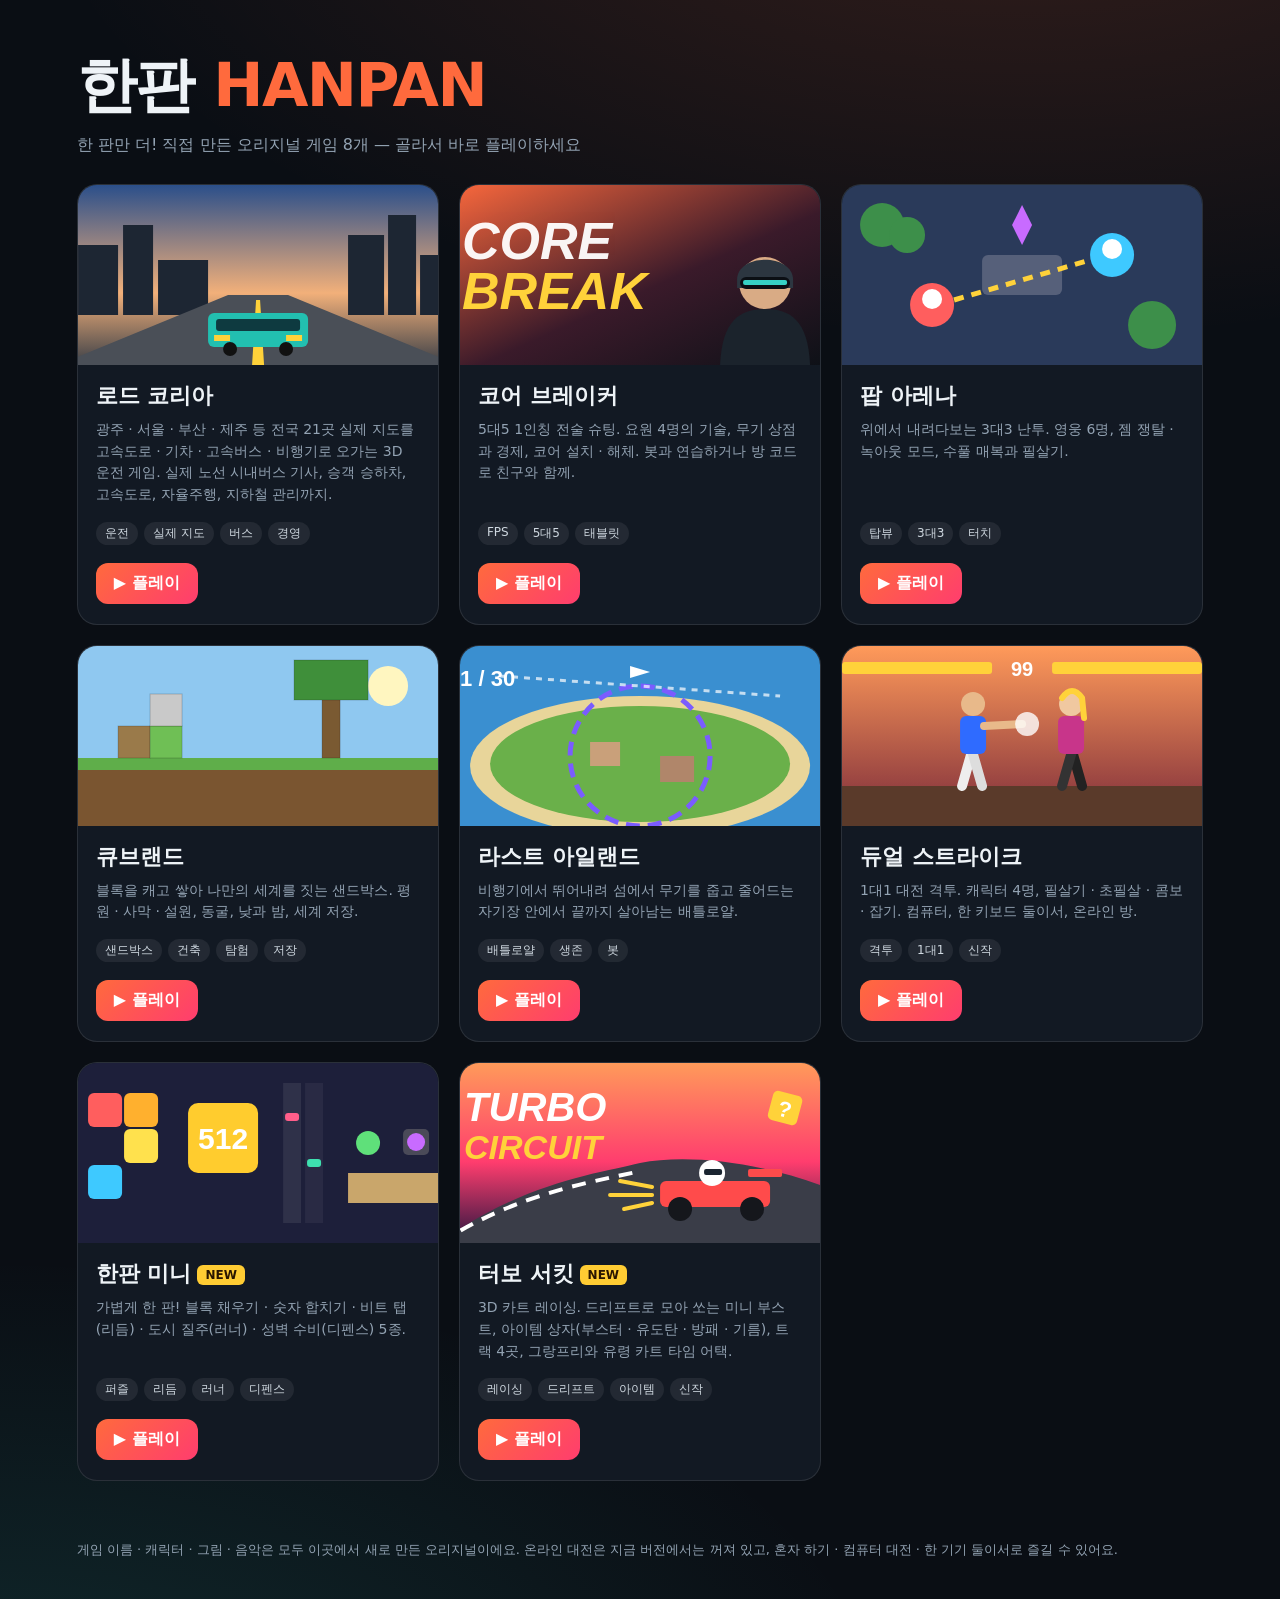
<file: index.html>
<!DOCTYPE html>
<html lang="ko">
<head>
<meta charset="utf-8">
<meta name="viewport" content="width=device-width, initial-scale=1">
<title>한판 HANPAN — 오리지널 게임 플랫폼</title>
<style>
:root { --bg: #0a0e14; --card: #121923; --line: rgba(255,255,255,.1); --txt: #eef3f7; --mut: #93a3b3; }
* { box-sizing: border-box; }
body { margin: 0; background: radial-gradient(1000px 500px at 80% -10%, rgba(255,106,61,.18), transparent), radial-gradient(900px 500px at 0% 110%, rgba(54,209,196,.15), transparent), var(--bg); color: var(--txt); font-family: "Pretendard", "Noto Sans KR", system-ui, sans-serif; min-height: 100vh; }
header { padding: 46px 6vw 18px; }
header h1 { margin: 0; font-size: clamp(34px, 6vw, 60px); font-weight: 900; letter-spacing: -1.5px; }
header p { margin: 8px 0 0; color: var(--mut); }
main { padding: 10px 6vw 60px; display: grid; grid-template-columns: repeat(auto-fill, minmax(300px, 1fr)); gap: 20px; }
.card { background: var(--card); border: 1px solid var(--line); border-radius: 20px; overflow: hidden; display: flex; flex-direction: column; text-decoration: none; color: inherit; transition: transform .2s, border-color .2s, box-shadow .2s; }
a.card:hover { transform: translateY(-4px); border-color: rgba(255,255,255,.3); box-shadow: 0 18px 40px rgba(0,0,0,.4); }
.art { height: 180px; position: relative; overflow: hidden; }
.art svg { width: 100%; height: 100%; display: block; }
.body { padding: 16px 18px 20px; flex: 1; display: flex; flex-direction: column; gap: 8px; }
.body h2 { margin: 0; font-size: 22px; }
.body p { margin: 0; color: var(--mut); font-size: 14px; line-height: 1.55; }
.tags { display: flex; gap: 6px; flex-wrap: wrap; margin-top: auto; padding-top: 8px; }
.tags span { font-size: 12px; padding: 3px 9px; border-radius: 999px; background: rgba(255,255,255,.07); color: #cfd8e0; }
.play { margin-top: 10px; align-self: flex-start; font-weight: 800; padding: 10px 18px; border-radius: 12px; background: linear-gradient(135deg, #ff6a3d, #ff3d6e); color: #fff; }
.soon { opacity: .6; }
.soon .play { background: rgba(255,255,255,.1); color: var(--mut); }
.badge { display:inline-block; font-size:12px; font-weight:800; padding:3px 8px; border-radius:6px; background:#ffcc33; color:#2a1600; margin-left:6px; vertical-align:middle; }
.brand span { color:#ff6a3d; }
footer { padding: 0 6vw 40px; color: var(--mut); font-size: 13px; }
</style>
</head>
<body>
<header><h1 class="brand">한판 <span>HANPAN</span></h1><p>한 판만 더! 직접 만든 오리지널 게임 8개 — 골라서 바로 플레이하세요</p></header>
<main>
  <a class="card" href="./roadkorea/index.html">
    <div class="art"><svg viewBox="0 0 400 180" preserveAspectRatio="xMidYMid slice"><defs><linearGradient id="s1" x1="0" y1="0" x2="0" y2="1"><stop offset="0" stop-color="#2b4f8a"/><stop offset=".6" stop-color="#f2b07a"/><stop offset="1" stop-color="#3a3f47"/></linearGradient></defs><rect width="400" height="180" fill="url(#s1)"/>
      <g fill="#1d2633"><rect x="20" y="60" width="40" height="70"/><rect x="65" y="40" width="30" height="90"/><rect x="100" y="75" width="50" height="55"/><rect x="290" y="50" width="36" height="80"/><rect x="330" y="30" width="28" height="100"/><rect x="362" y="70" width="38" height="60"/></g>
      <path d="M0 180 L170 110 L230 110 L400 180Z" fill="#4a4f57"/><path d="M198 115 L202 115 L206 180 L194 180Z" fill="#ffd23a"/>
      <g transform="translate(150 128)"><rect width="100" height="34" rx="6" fill="#22bfb0"/><rect x="8" y="6" width="84" height="12" rx="3" fill="#0e3a40"/><rect x="6" y="22" width="16" height="6" fill="#ffd23a"/><rect x="78" y="22" width="16" height="6" fill="#ffd23a"/><circle cx="22" cy="36" r="7" fill="#111"/><circle cx="78" cy="36" r="7" fill="#111"/></g></svg></div>
    <div class="body"><h2>로드 코리아</h2><p>광주 · 서울 · 부산 · 제주 등 전국 21곳 실제 지도를 고속도로 · 기차 · 고속버스 · 비행기로 오가는 3D 운전 게임. 실제 노선 시내버스 기사, 승객 승하차, 고속도로, 자율주행, 지하철 관리까지.</p><div class="tags"><span>운전</span><span>실제 지도</span><span>버스</span><span>경영</span></div><span class="play">▶ 플레이</span></div>
  </a>
  <a class="card" href="./corebreaker/index.html">
    <div class="art"><svg viewBox="0 0 400 180" preserveAspectRatio="xMidYMid slice"><defs><linearGradient id="s2" x1="0" y1="0" x2="1" y2="1"><stop offset="0" stop-color="#ff6a3d"/><stop offset=".55" stop-color="#3a1a2a"/><stop offset="1" stop-color="#0b1016"/></linearGradient></defs><rect width="400" height="180" fill="url(#s2)"/>
      <text x="22" y="74" font-family="sans-serif" font-weight="900" font-style="italic" font-size="52" fill="#fff" opacity=".95">CORE</text><text x="22" y="124" font-family="sans-serif" font-weight="900" font-style="italic" font-size="52" fill="#ffd23a">BREAK</text>
      <g transform="translate(270 40)"><path d="M10 140 C12 95 30 84 55 84 C80 84 98 95 100 140Z" fill="#1b232c"/><circle cx="55" cy="58" r="26" fill="#d9ab85"/><path d="M27 55 C27 28 83 28 83 55 L83 63 L27 63Z" fill="#2c3640"/><rect x="30" y="52" width="50" height="12" rx="6" fill="#0b0f14"/><rect x="33" y="55" width="44" height="5" rx="2" fill="#36d1c4"/></g></svg></div>
    <div class="body"><h2>코어 브레이커</h2><p>5대5 1인칭 전술 슈팅. 요원 4명의 기술, 무기 상점과 경제, 코어 설치 · 해체. 봇과 연습하거나 방 코드로 친구와 함께.</p><div class="tags"><span>FPS</span><span>5대5</span><span>태블릿</span></div><span class="play">▶ 플레이</span></div>
  </a>
  <a class="card" href="./poparena/index.html">
    <div class="art"><svg viewBox="0 0 400 180" preserveAspectRatio="xMidYMid slice"><rect width="400" height="180" fill="#2a3a5a"/><g fill="#3d8f4a"><circle cx="60" cy="40" r="22"/><circle cx="85" cy="50" r="18"/><circle cx="330" cy="140" r="24"/></g><rect x="160" y="70" width="80" height="40" rx="6" fill="#56607a"/><circle cx="110" cy="120" r="22" fill="#ff5e5e"/><circle cx="110" cy="114" r="10" fill="#fff"/><circle cx="290" cy="70" r="22" fill="#3ec9ff"/><circle cx="290" cy="64" r="10" fill="#fff"/><path d="M132 115 L268 75" stroke="#ffd23a" stroke-width="5" stroke-dasharray="10 8"/><polygon points="200,20 210,40 200,60 190,40" fill="#c86bff"/></svg></div>
    <div class="body"><h2>팝 아레나</h2><p>위에서 내려다보는 3대3 난투. 영웅 6명, 젬 쟁탈 · 녹아웃 모드, 수풀 매복과 필살기.</p><div class="tags"><span>탑뷰</span><span>3대3</span><span>터치</span></div><span class="play">▶ 플레이</span></div>
  </a>
  <a class="card" href="./cubeland/index.html">
    <div class="art"><svg viewBox="0 0 400 180" preserveAspectRatio="xMidYMid slice"><rect width="400" height="180" fill="#8fc8f0"/><circle cx="330" cy="40" r="20" fill="#fff6c0"/><rect x="0" y="122" width="400" height="58" fill="#7a5530"/><rect x="0" y="112" width="400" height="12" fill="#5fae4a"/><g stroke="rgba(0,0,0,.18)"><rect x="60" y="80" width="32" height="32" fill="#9a7a4a"/><rect x="92" y="80" width="32" height="32" fill="#6fbf55"/><rect x="92" y="48" width="32" height="32" fill="#c9c9c9"/><rect x="264" y="48" width="18" height="64" fill="#7a5a32"/><rect x="236" y="14" width="74" height="40" fill="#3f8f3a"/></g></svg></div>
    <div class="body"><h2>큐브랜드</h2><p>블록을 캐고 쌓아 나만의 세계를 짓는 샌드박스. 평원 · 사막 · 설원, 동굴, 낮과 밤, 세계 저장.</p><div class="tags"><span>샌드박스</span><span>건축</span><span>탐험</span><span>저장</span></div><span class="play">▶ 플레이</span></div>
  </a>
  <a class="card" href="./lastisland/index.html">
    <div class="art"><svg viewBox="0 0 400 180" preserveAspectRatio="xMidYMid slice"><rect width="400" height="180" fill="#3a8fd0"/><ellipse cx="200" cy="120" rx="170" ry="70" fill="#e8d59a"/><ellipse cx="200" cy="118" rx="150" ry="58" fill="#6ab04a"/><circle cx="200" cy="110" r="70" fill="none" stroke="#7a5cff" stroke-width="5" stroke-dasharray="14 8"/><rect x="150" y="96" width="30" height="24" fill="#c9a07a"/><rect x="220" y="110" width="34" height="26" fill="#b0866a"/><path d="M60 30 L340 50" stroke="#fff" stroke-width="3" stroke-dasharray="6 6" opacity=".7"/><path d="M190 20 l20 6 l-20 6 z" fill="#fff"/><text x="20" y="40" font-family="sans-serif" font-weight="900" font-size="22" fill="#fff">1 / 30</text></svg></div>
    <div class="body"><h2>라스트 아일랜드</h2><p>비행기에서 뛰어내려 섬에서 무기를 줍고 줄어드는 자기장 안에서 끝까지 살아남는 배틀로얄.</p><div class="tags"><span>배틀로얄</span><span>생존</span><span>봇</span></div><span class="play">▶ 플레이</span></div>
  </a>
  <a class="card" href="./duelstrike/index.html">
    <div class="art"><svg viewBox="0 0 400 180" preserveAspectRatio="xMidYMid slice"><defs><linearGradient id="fg" x1="0" y1="0" x2="0" y2="1"><stop offset="0" stop-color="#ff9a5a"/><stop offset="1" stop-color="#7a2a3a"/></linearGradient></defs><rect width="400" height="180" fill="url(#fg)"/><rect y="140" width="400" height="40" fill="#5a3a2a"/><rect x="20" y="16" width="150" height="12" rx="3" fill="#ffd23a"/><rect x="230" y="16" width="150" height="12" rx="3" fill="#ffd23a"/><text x="200" y="30" text-anchor="middle" font-family="sans-serif" font-weight="900" font-size="20" fill="#fff">99</text><g stroke-linecap="round"><line x1="140" y1="140" x2="150" y2="105" stroke="#eee" stroke-width="10"/><line x1="160" y1="140" x2="150" y2="105" stroke="#ddd" stroke-width="10"/><rect x="138" y="70" width="26" height="38" rx="6" fill="#2f6bff"/><circle cx="151" cy="58" r="12" fill="#e8b98a"/><line x1="162" y1="80" x2="200" y2="78" stroke="#e8b98a" stroke-width="8"/><line x1="260" y1="140" x2="250" y2="105" stroke="#222" stroke-width="10"/><line x1="240" y1="140" x2="250" y2="105" stroke="#333" stroke-width="10"/><rect x="236" y="70" width="26" height="38" rx="6" fill="#c8358a"/><circle cx="249" cy="58" r="12" fill="#f0c8a0"/><path d="M240 52 q10 -14 20 0 l2 20" fill="none" stroke="#ffd23a" stroke-width="6"/></g><circle cx="205" cy="78" r="12" fill="#fff" opacity=".8"/></svg></div>
    <div class="body"><h2>듀얼 스트라이크</h2><p>1대1 대전 격투. 캐릭터 4명, 필살기 · 초필살 · 콤보 · 잡기. 컴퓨터, 한 키보드 둘이서, 온라인 방.</p><div class="tags"><span>격투</span><span>1대1</span><span>신작</span></div><span class="play">▶ 플레이</span></div>
  </a>
  <a class="card" href="./hanpanmini/index.html">
    <div class="art"><svg viewBox="0 0 400 180" preserveAspectRatio="xMidYMid slice"><rect width="400" height="180" fill="#1d1f3a"/><g><rect x="30" y="30" width="34" height="34" rx="6" fill="#ff5e5e"/><rect x="66" y="30" width="34" height="34" rx="6" fill="#ffb02e"/><rect x="66" y="66" width="34" height="34" rx="6" fill="#ffe14d"/><rect x="30" y="102" width="34" height="34" rx="6" fill="#3ec9ff"/></g><rect x="130" y="40" width="70" height="70" rx="10" fill="#ffcc2e"/><text x="165" y="86" text-anchor="middle" font-family="sans-serif" font-weight="900" font-size="30" fill="#fff">512</text><g><rect x="225" y="20" width="18" height="140" fill="rgba(255,255,255,.08)"/><rect x="247" y="20" width="18" height="140" fill="rgba(255,255,255,.05)"/><rect x="227" y="50" width="14" height="8" rx="3" fill="#ff5e8a"/><rect x="249" y="96" width="14" height="8" rx="3" fill="#3ee0b0"/></g><g><rect x="290" y="110" width="90" height="30" fill="#c9a66b"/><circle cx="310" cy="80" r="12" fill="#5fe07a"/><rect x="345" y="66" width="26" height="26" rx="5" fill="#4a4a58"/><circle cx="358" cy="79" r="9" fill="#c86bff"/></g></svg></div>
    <div class="body"><h2>한판 미니<span class="badge">NEW</span></h2><p>가볍게 한 판! 블록 채우기 · 숫자 합치기 · 비트 탭(리듬) · 도시 질주(러너) · 성벽 수비(디펜스) 5종.</p><div class="tags"><span>퍼즐</span><span>리듬</span><span>러너</span><span>디펜스</span></div><span class="play">▶ 플레이</span></div>
  </a>
  <a class="card" href="./turbocircuit/index.html">
    <div class="art"><svg viewBox="0 0 400 180" preserveAspectRatio="xMidYMid slice"><defs><linearGradient id="tc" x1="0" y1="0" x2="0" y2="1"><stop offset="0" stop-color="#ff9a5a"/><stop offset=".55" stop-color="#ff3d6e"/><stop offset="1" stop-color="#2a1640"/></linearGradient></defs><rect width="400" height="180" fill="url(#tc)"/>
      <path d="M0 180 C80 120 160 110 200 100 C250 90 330 100 400 130 L400 180Z" fill="#3a3d48"/><path d="M0 180 C80 128 160 118 200 108" stroke="#fff" stroke-width="4" fill="none" stroke-dasharray="14 10"/>
      <text x="24" y="58" font-family="sans-serif" font-weight="900" font-style="italic" font-size="40" fill="#fff">TURBO</text><text x="24" y="96" font-family="sans-serif" font-weight="900" font-style="italic" font-size="34" fill="#ffd23a">CIRCUIT</text>
      <g transform="translate(220 96)"><rect x="0" y="22" width="110" height="26" rx="6" fill="#ff4b4b"/><rect x="88" y="10" width="34" height="8" rx="2" fill="#ff4b4b"/><circle cx="52" cy="14" r="13" fill="#fff"/><rect x="44" y="10" width="18" height="6" rx="2" fill="#1a2430"/><circle cx="20" cy="50" r="12" fill="#15171c"/><circle cx="92" cy="50" r="12" fill="#15171c"/><path d="M-8 28 L-40 22 M-8 36 L-50 36 M-8 44 L-36 50" stroke="#ffd23a" stroke-width="4" stroke-linecap="round"/></g>
      <rect x="330" y="30" width="30" height="30" rx="5" fill="#ffd23a" transform="rotate(15 345 45)"/><text x="345" y="54" text-anchor="middle" font-family="sans-serif" font-weight="900" font-size="22" fill="#fff" transform="rotate(15 345 45)">?</text></svg></div>
    <div class="body"><h2>터보 서킷<span class="badge">NEW</span></h2><p>3D 카트 레이싱. 드리프트로 모아 쏘는 미니 부스트, 아이템 상자(부스터 · 유도탄 · 방패 · 기름), 트랙 4곳, 그랑프리와 유령 카트 타임 어택.</p><div class="tags"><span>레이싱</span><span>드리프트</span><span>아이템</span><span>신작</span></div><span class="play">▶ 플레이</span></div>
  </a>
</main>
<footer>게임 이름 · 캐릭터 · 그림 · 음악은 모두 이곳에서 새로 만든 오리지널이에요. 온라인 대전은 지금 버전에서는 꺼져 있고, 혼자 하기 · 컴퓨터 대전 · 한 기기 둘이서로 즐길 수 있어요.</footer>
</body>
</html>
</file>
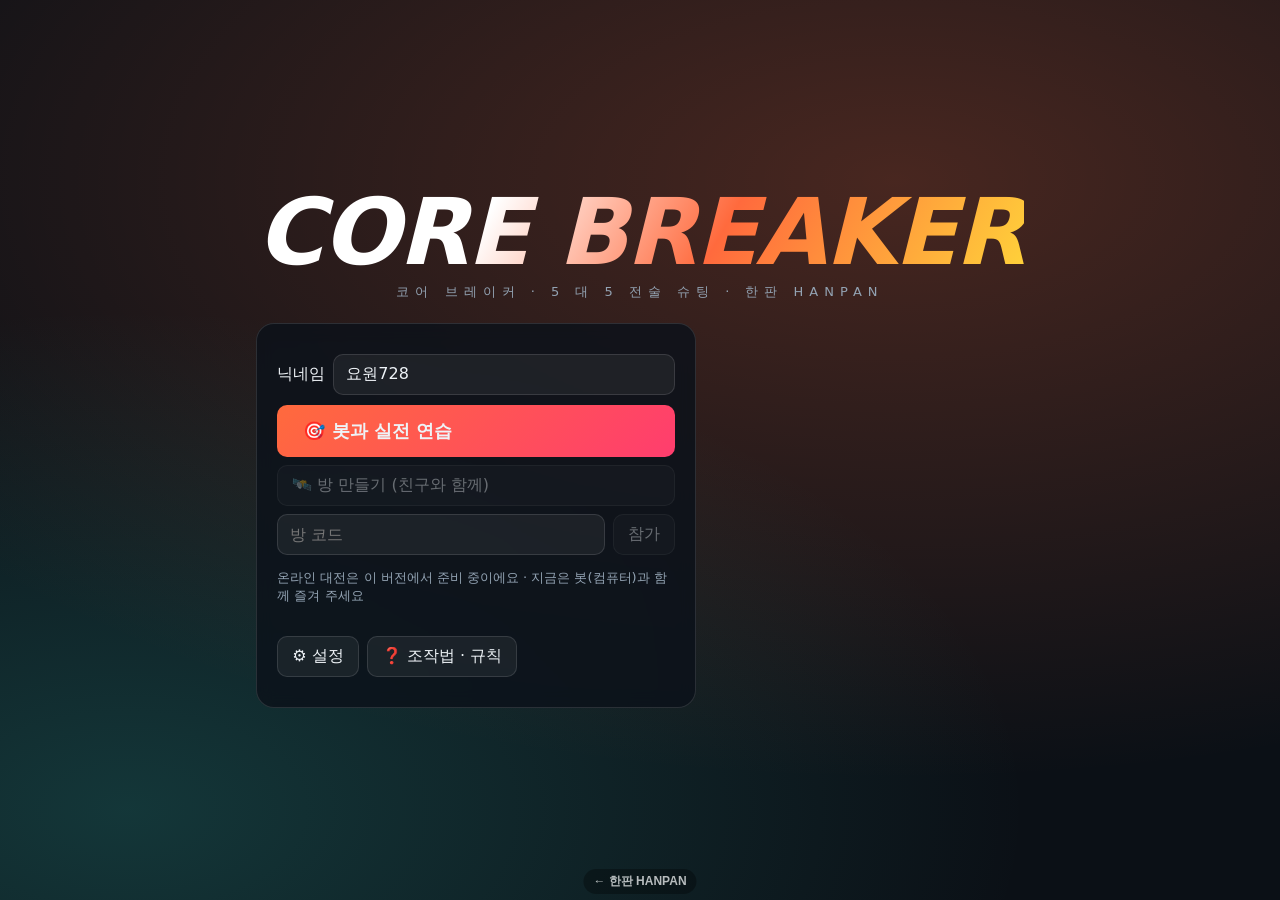
<file: corebreaker/index.html>
<!DOCTYPE html>
<html lang="ko">
<head>
<meta charset="utf-8">
<meta name="viewport" content="width=device-width, initial-scale=1, maximum-scale=1, user-scalable=no">
<title>코어 브레이커 — 5대5 전술 슈팅</title>
<script type="importmap">
{ "imports": { "three": "../vendor/three/three.module.js" } }
</script>
<style>
:root { --bg: #0b1016; --panel: rgba(12,18,26,.82); --line: rgba(255,255,255,.12); --txt: #eef3f7; --mut: #93a3b3; --atk: #ff6a3d; --def: #36d1c4; --acc: #ffd23a; --xc: #5dffb0; }
* { box-sizing: border-box; }
html, body { margin: 0; height: 100%; background: var(--bg); color: var(--txt); font-family: "Pretendard", "Noto Sans KR", system-ui, sans-serif; overflow: hidden; user-select: none; -webkit-user-select: none; }
button { font: inherit; color: var(--txt); background: rgba(255,255,255,.06); border: 1px solid var(--line); border-radius: 10px; padding: 9px 14px; cursor: pointer; transition: .15s; }
button:hover:not(:disabled) { background: rgba(255,255,255,.12); border-color: rgba(255,255,255,.3); }
button:disabled { opacity: .4; cursor: not-allowed; }
button.primary { background: linear-gradient(135deg, #ff6a3d, #ff3d6e); border: 0; font-weight: 800; }
button.sel { border-color: var(--acc); background: rgba(255,210,58,.14); }
button.big { padding: 14px 26px; font-size: 18px; }
button.danger { color: #ff8d8d; }
input[type=text] { font: inherit; background: rgba(255,255,255,.06); color: var(--txt); border: 1px solid var(--line); border-radius: 10px; padding: 10px 12px; }
.hidden { display: none !important; }
.muted { color: var(--mut); font-size: 13px; }
.row { display: flex; gap: 8px; align-items: center; flex-wrap: wrap; margin: 10px 0; }
.col { display: flex; flex-direction: column; gap: 8px; }
.screen { position: fixed; inset: 0; overflow: auto; }
/* 메인 메뉴 */
#menu { display: grid; place-items: center; background: radial-gradient(1200px 600px at 70% 20%, rgba(255,106,61,.25), transparent), radial-gradient(900px 500px at 10% 90%, rgba(54,209,196,.2), transparent), #0b1016; }
.title { text-align: center; margin-bottom: 22px; }
.title h1 { margin: 0; font-size: clamp(44px, 8vw, 92px); font-weight: 900; letter-spacing: -2px; line-height: .9; background: linear-gradient(120deg, #fff 30%, #ff6a3d 60%, #ffd23a); -webkit-background-clip: text; background-clip: text; color: transparent; font-style: italic; }
.title p { margin: 8px 0 0; color: var(--mut); letter-spacing: 6px; font-size: 13px; }
.mbox { width: min(440px, 92vw); background: var(--panel); border: 1px solid var(--line); border-radius: 18px; padding: 20px; backdrop-filter: blur(8px); }
.mbox .col button { text-align: left; }
#mp-note { margin-top: 6px; }
/* 요원 */
#agents, #lobby, #help, #setscr { background: #0b1016; padding: 26px; }
.agents { display: grid; grid-template-columns: repeat(auto-fill, minmax(210px, 1fr)); gap: 12px; margin: 14px 0; }
.agents.mini { grid-template-columns: repeat(auto-fill, minmax(170px, 1fr)); }
.agent { text-align: left; padding: 0; overflow: hidden; border-radius: 14px; }
.agent .face svg { display: block; width: 100%; height: 130px; }
.agents.mini .agent .face svg { height: 80px; }
.agent b { display: block; padding: 8px 12px 0; font-size: 18px; color: var(--c); }
.agent small { display: block; padding: 2px 12px; color: var(--mut); }
.agent .sk { display: flex; flex-direction: column; gap: 3px; padding: 8px 12px 12px; font-size: 13px; }
.agent .sk i { font-style: normal; background: rgba(255,255,255,.12); border-radius: 5px; padding: 0 5px; margin-right: 6px; font-weight: 800; }
.agent.sel { outline: 3px solid var(--c); background: rgba(255,255,255,.08); }
.teams { display: grid; grid-template-columns: 1fr 1fr; gap: 14px; }
.teams ul { list-style: none; padding: 0; margin: 6px 0; min-height: 80px; }
.teams li { padding: 8px 10px; border-left: 4px solid var(--c); background: rgba(255,255,255,.05); border-radius: 8px; margin-bottom: 5px; }
.teams li small { color: var(--mut); margin-left: 6px; } .teams li em { font-style: normal; font-size: 11px; background: var(--acc); color: #000; border-radius: 4px; padding: 0 4px; }
.code { font-family: ui-monospace, monospace; font-size: 30px; letter-spacing: 6px; color: var(--acc); }
/* 게임 */
#play { overflow: hidden; }
#view { position: absolute; inset: 0; }
#view canvas { display: block; width: 100%; height: 100%; }
.hud { position: absolute; pointer-events: none; text-shadow: 0 1px 3px rgba(0,0,0,.8); }
#top { left: 50%; top: 10px; transform: translateX(-50%); display: flex; align-items: center; gap: 14px; }
#top .side { display: flex; align-items: center; gap: 10px; }
#top .sc { font-size: 34px; font-weight: 900; min-width: 34px; text-align: center; }
#top .clock { background: var(--panel); border: 1px solid var(--line); border-radius: 10px; padding: 4px 18px; text-align: center; min-width: 96px; }
#top .clock b { display: block; font-size: 24px; font-variant-numeric: tabular-nums; }
#top .clock b.core { color: #ff4d4d; }
#top .clock small { color: var(--mut); font-size: 11px; display: block; }
.icons { display: flex; gap: 3px; }
i.ag { font-style: normal; display: inline-grid; place-items: center; width: 26px; height: 26px; border-radius: 7px; background: var(--c); color: #0b1016; font-weight: 900; font-size: 13px; border: 2px solid rgba(255,255,255,.4); }
i.ag.dead { filter: grayscale(1) brightness(.4); border-color: transparent; }
#hp { left: 22px; bottom: 22px; display: flex; gap: 14px; align-items: flex-end; flex-wrap: wrap; width: 260px; }
.hpv b { font-size: 46px; font-weight: 900; line-height: 1; } .hpv small { display: block; color: var(--mut); font-size: 11px; }
.hpv.ar b { font-size: 26px; color: #8fd0ff; }
.hpbar { width: 100%; height: 6px; background: rgba(255,255,255,.15); border-radius: 3px; overflow: hidden; } .hpbar i { display: block; height: 100%; background: linear-gradient(90deg, #5dffb0, #e8ff6a); }
#ammo { right: 24px; bottom: 22px; text-align: right; }
#ammo small { color: var(--mut); } #ammo b { font-size: 50px; font-weight: 900; } #ammo span { font-size: 20px; color: var(--mut); margin-left: 4px; }
#ammo em { display: block; font-style: normal; color: var(--acc); } #ammo em.warn { color: #ff6b6b; }
#ammo .cr { color: var(--acc); font-weight: 800; margin-top: 4px; }
#abil { left: 50%; bottom: 20px; transform: translateX(-50%); display: flex; gap: 10px; align-items: flex-end; }
.ab { background: var(--panel); border: 1px solid var(--line); border-radius: 12px; padding: 6px 10px; text-align: center; min-width: 74px; position: relative; }
.ab .key { position: absolute; top: -9px; left: 50%; transform: translateX(-50%); background: #fff; color: #000; font-weight: 900; font-size: 11px; border-radius: 5px; padding: 0 6px; }
.ab i { font-style: normal; font-size: 22px; display: block; } .ab small { font-size: 11px; color: var(--mut); display: block; } .ab b { font-size: 10px; color: var(--acc); letter-spacing: 2px; }
.ab.off { opacity: .45; }
.agname { font-weight: 900; font-size: 15px; padding: 0 6px 6px; } .agname small { display: block; color: var(--mut); font-weight: 600; font-size: 11px; }
#feed { right: 16px; top: 14px; display: flex; flex-direction: column; gap: 4px; align-items: flex-end; }
#feed div { background: var(--panel); border-radius: 6px; padding: 4px 10px; font-size: 13px; display: flex; gap: 8px; }
#feed span { color: var(--mut); }
#msg { left: 50%; top: 22%; transform: translateX(-50%); text-align: center; transition: opacity .3s; }
#msg b { display: block; font-size: 36px; font-weight: 900; letter-spacing: -1px; } #msg small { color: #dfe6ec; font-size: 15px; }
#hint { left: 50%; bottom: 120px; transform: translateX(-50%); color: var(--acc); font-weight: 700; font-size: 14px; }
#prog { left: 50%; top: 62%; transform: translateX(-50%); width: 260px; text-align: center; display: none; }
#prog div { height: 8px; background: rgba(255,255,255,.18); border-radius: 4px; overflow: hidden; margin-top: 4px; } #prog i { display: block; height: 100%; background: var(--acc); }
#minimap { position: absolute; left: 14px; top: 14px; width: 210px; height: 210px; border-radius: 50%; background: rgba(10,14,20,.72); border: 2px solid rgba(255,255,255,.25); pointer-events: none; }
/* 십자선 */
#xhair { left: 50%; top: 50%; width: 0; height: 0; --gap: 4px; }
#xhair i { position: absolute; background: var(--xc); box-shadow: 0 0 0 1px rgba(0,0,0,.7); }
#xhair i:nth-child(1) { width: 2px; height: 7px; left: -1px; bottom: var(--gap); } #xhair i:nth-child(2) { width: 2px; height: 7px; left: -1px; top: var(--gap); }
#xhair i:nth-child(3) { height: 2px; width: 7px; top: -1px; right: var(--gap); } #xhair i:nth-child(4) { height: 2px; width: 7px; top: -1px; left: var(--gap); }
#xhair i:nth-child(5) { width: 2px; height: 2px; left: -1px; top: -1px; }
#xhair.scoped { display: none; }
#xhair::after { content: ''; position: absolute; left: -9px; top: -9px; width: 18px; height: 18px; opacity: 0; background: linear-gradient(45deg, transparent 45%, #fff 45%, #fff 55%, transparent 55%), linear-gradient(-45deg, transparent 45%, #fff 45%, #fff 55%, transparent 55%); }
#xhair.hit::after { opacity: 1; } #xhair.head::after { filter: drop-shadow(0 0 2px #ff3b3b); } #xhair.kill::after { background: linear-gradient(45deg, transparent 42%, #ff3b3b 42%, #ff3b3b 58%, transparent 58%), linear-gradient(-45deg, transparent 42%, #ff3b3b 42%, #ff3b3b 58%, transparent 58%); }
#scope { position: absolute; inset: 0; pointer-events: none; background: radial-gradient(circle at center, transparent 0, transparent 33vh, #000 33.3vh); }
#scope::before, #scope::after { content: ''; position: absolute; background: #000; }
#scope::before { left: 0; right: 0; top: 50%; height: 1px; } #scope::after { top: 0; bottom: 0; left: 50%; width: 1px; }
#flash { position: absolute; inset: 0; background: #fff; opacity: 0; pointer-events: none; }
#vign { position: absolute; inset: 0; pointer-events: none; opacity: 0; background: radial-gradient(circle, transparent 50%, rgba(200,0,0,.6)); }
#hurt { position: absolute; left: 50%; top: 50%; width: 260px; height: 260px; pointer-events: none; opacity: 0; transform: translate(-50%,-50%); }
#hurt::before { content: ''; position: absolute; left: 50%; top: 0; transform: translateX(-50%); border: 18px solid transparent; border-bottom: 34px solid rgba(255,40,40,.85); }
/* 겹치는 창 */
.over { position: absolute; inset: 0; display: grid; place-items: center; background: rgba(5,8,12,.55); backdrop-filter: blur(4px); z-index: 20; }
.card { background: #121a24; border: 1px solid var(--line); border-radius: 18px; padding: 22px; max-width: min(1000px, 94vw); max-height: 90vh; overflow: auto; }
.card label { display: flex; gap: 10px; align-items: center; margin: 10px 0; } .card label input[type=range] { flex: 1; } .card label b { min-width: 40px; }
.card select { font: inherit; background: #1b2531; color: var(--txt); border: 1px solid var(--line); border-radius: 8px; padding: 6px; }
#click { position: absolute; inset: 0; display: grid; place-items: center; background: rgba(0,0,0,.35); z-index: 15; cursor: pointer; font-size: 22px; font-weight: 800; }
.shop-h { display: flex; gap: 14px; align-items: baseline; } .shop-h h2 { margin: 0; } .shop-h .cr { color: var(--acc); font-size: 24px; }
.shop-grid { display: grid; grid-template-columns: repeat(5, minmax(150px, 1fr)); gap: 12px; margin-top: 12px; }
.shop-grid h3 { font-size: 13px; color: var(--mut); margin: 6px 0; }
.shop-grid button { display: block; width: 100%; text-align: left; margin-bottom: 8px; }
.shop-grid button b { display: block; } .shop-grid button small { display: block; color: var(--mut); font-size: 11px; } .shop-grid button span { color: var(--acc); font-weight: 800; }
.shop-grid button em { font-style: normal; color: var(--acc); font-size: 12px; }
.shop-grid button.own { border-color: #5dffb0; background: rgba(93,255,176,.1); } .shop-grid button.poor { opacity: .45; }
.tip { color: #ff9c9c; min-height: 18px; }
table.sb { border-collapse: collapse; width: min(640px, 90vw); } table.sb td, table.sb th { padding: 7px 10px; text-align: left; border-bottom: 1px solid var(--line); }
table.sb tr.me { background: rgba(255,210,58,.12); } table.sb tr.dead { opacity: .5; }
#over h1 { font-size: 64px; margin: 0; } #over h1.win { color: #5dffb0; } #over h1.lose { color: #ff6b6b; }
/* 터치 */
#touch { position: absolute; inset: 0; pointer-events: none; z-index: 12; }
#touch button { pointer-events: auto; position: absolute; border-radius: 50%; width: 62px; height: 62px; padding: 0; background: rgba(255,255,255,.12); border: 2px solid rgba(255,255,255,.3); font-size: 14px; font-weight: 800; }
#touch button.on { background: rgba(255,210,58,.35); }
#touch .stick { position: absolute; width: 120px; height: 120px; margin: -60px 0 0 -60px; border-radius: 50%; border: 2px solid rgba(255,255,255,.25); display: none; }
#touch .stick.on { display: block; } #touch .knob { position: absolute; left: 35px; top: 35px; width: 50px; height: 50px; border-radius: 50%; background: rgba(255,255,255,.35); }
body.touch #hp { bottom: 12px; } body.touch #abil { bottom: auto; top: 70px; } body.touch #ammo { bottom: auto; top: 230px; right: 14px; }
body.touch #minimap { width: 150px; height: 150px; }
@media (max-width: 760px) { .shop-grid { grid-template-columns: 1fr 1fr; } .teams { grid-template-columns: 1fr; } #top .sc { font-size: 24px; } i.ag { width: 20px; height: 20px; font-size: 10px; } }
</style>
</head>
<body>
<!-- 메인 메뉴 -->
<div id="menu" class="screen">
  <div>
    <div class="title"><h1>CORE BREAKER</h1><p>코어 브레이커 · 5 대 5 전술 슈팅 · 한판 HANPAN</p></div>
    <div class="mbox">
      <label class="row"><span>닉네임</span><input id="nick" type="text" maxlength="12" style="flex:1"></label>
      <div class="col">
        <button id="m-solo" class="primary big">🎯 봇과 실전 연습</button>
        <button id="m-make">🛰️ 방 만들기 (친구와 함께)</button>
        <div class="row" style="margin:0"><input id="code" type="text" maxlength="12" placeholder="방 코드" style="flex:1"><button id="m-join">참가</button></div>
        <p id="mp-note" class="muted"></p>
        <div class="row"><button id="m-set">⚙️ 설정</button><button id="m-help">❓ 조작법 · 규칙</button></div>
      </div>
    </div>
  </div>
</div>
<!-- 요원 선택 -->
<div id="agents" class="screen hidden">
  <h1>요원 선택</h1><p class="muted">요원마다 Q · E 기술이 달라요. 기술 횟수는 상점에서 더 살 수 있어요.</p>
  <div id="ag-list" class="agents"></div>
  <div id="ag-opts"></div>
  <div class="row"><button id="ag-go" class="primary big">▶ 시작</button><button id="ag-back">뒤로</button></div>
</div>
<!-- 방 -->
<div id="lobby" class="screen hidden"><div id="lobby-body"></div></div>
<div id="setscr" class="screen hidden"></div>
<!-- 도움말 -->
<div id="help" class="screen hidden">
  <h1>조작법 · 규칙</h1>
  <div class="card">
    <p><b>규칙</b> — 5대5, 먼저 7라운드 이기면 승리 (6라운드 뒤 공수 교대). 공격은 <b>코어</b>를 A나 B 사이트에 설치해서 40초 지키면 이기고, 수비는 막거나 해체(7초, 반쯤 하면 저장)하면 이겨요. 상대를 모두 쓰러뜨려도 이겨요.</p>
    <p><b>경제</b> — 이기면 3000, 지면 1900(연패 때 더), 처치 200, 설치 300 크레딧. 구매 시간(20초)에 B로 상점을 열어요. 죽으면 주무기와 방어구를 잃어요.</p>
    <p><b>키보드 · 마우스</b> — WASD 이동 · 마우스 조준 · 왼쪽 클릭 사격 · 오른쪽 클릭 조준(저격총은 확대) · R 장전 · Space 점프 · Ctrl/C 앉기 · Shift 걷기(발소리 없음) · 1/2 무기 · Q/E 기술 · F 길게 코어 설치/해체 · B 상점 · Tab 점수판 · Esc 멈춤</p>
    <p><b>태블릿 · 휴대폰</b> — 왼쪽 화면 끌기 이동, 오른쪽 끌기 조준, 버튼으로 사격 · 점프 · 앉기 · 장전 · 기술 · 설치</p>
    <p><b>팁</b> — 쏠 때 멈추면 정확해요. 연사는 짧게 끊어 쏘세요. 머리를 맞히면 피해가 몇 배예요. 뛰면 적에게 발소리가 들려요.</p>
  </div>
  <div class="row"><button id="help-back" class="primary">돌아가기</button></div>
</div>
<!-- 게임 -->
<div id="play" class="screen hidden">
  <div id="view"></div>
  <div id="scope"></div>
  <div id="vign"></div>
  <canvas id="minimap" width="210" height="210"></canvas>
  <div id="top" class="hud"></div>
  <div id="feed" class="hud"></div>
  <div id="msg" class="hud"></div>
  <div id="hint" class="hud"></div>
  <div id="prog" class="hud"></div>
  <div id="xhair" class="hud"><i></i><i></i><i></i><i></i><i></i></div>
  <div id="hurt"></div>
  <div id="hp" class="hud"></div>
  <div id="abil" class="hud"></div>
  <div id="ammo" class="hud"></div>
  <div id="flash"></div>
  <div id="touch" class="hidden">
    <div class="stick"><div class="knob"></div></div>
    <button data-t="fire" style="right:30px;bottom:110px;width:84px;height:84px;background:rgba(255,80,60,.35)">🔫</button>
    <button data-t="fire2" style="left:24px;bottom:200px;background:rgba(255,80,60,.25)">🔫</button>
    <button data-t="aim" style="right:130px;bottom:150px">조준</button>
    <button data-t="jump" style="right:30px;bottom:24px">점프</button>
    <button data-t="crouch" style="right:104px;bottom:40px">앉기</button>
    <button data-t="reload" style="right:180px;bottom:70px">장전</button>
    <button data-t="q" style="right:210px;bottom:150px">Q</button>
    <button data-t="e" style="right:150px;bottom:226px">E</button>
    <button data-t="use" style="right:250px;bottom:20px">F</button>
    <button data-t="swap" style="right:30px;bottom:210px">⇄</button>
    <button data-t="buy" style="right:14px;top:14px;width:52px;height:52px">상점</button>
    <button data-t="board" style="right:76px;top:14px;width:52px;height:52px">점수</button>
    <button data-t="menu" style="right:138px;top:14px;width:52px;height:52px">⏸</button>
  </div>
  <div id="click" class="hidden">🖱️ 화면을 눌러 시작 (마우스로 조준)</div>
  <div id="shop" class="over hidden"></div>
  <div id="board" class="over hidden"></div>
  <div id="pause" class="over hidden"></div>
  <div id="over" class="over hidden"></div>
</div>
<script type="module" src="./js/main.js"></script>
<a href="../index.html" id="hanpanHome" style="position:fixed;left:50%;bottom:6px;transform:translateX(-50%);z-index:9999;font:700 12px sans-serif;color:#fff;background:rgba(0,0,0,.45);padding:4px 10px;border-radius:99px;text-decoration:none;opacity:.7">← 한판 HANPAN</a>
</body>
</html>
</file>
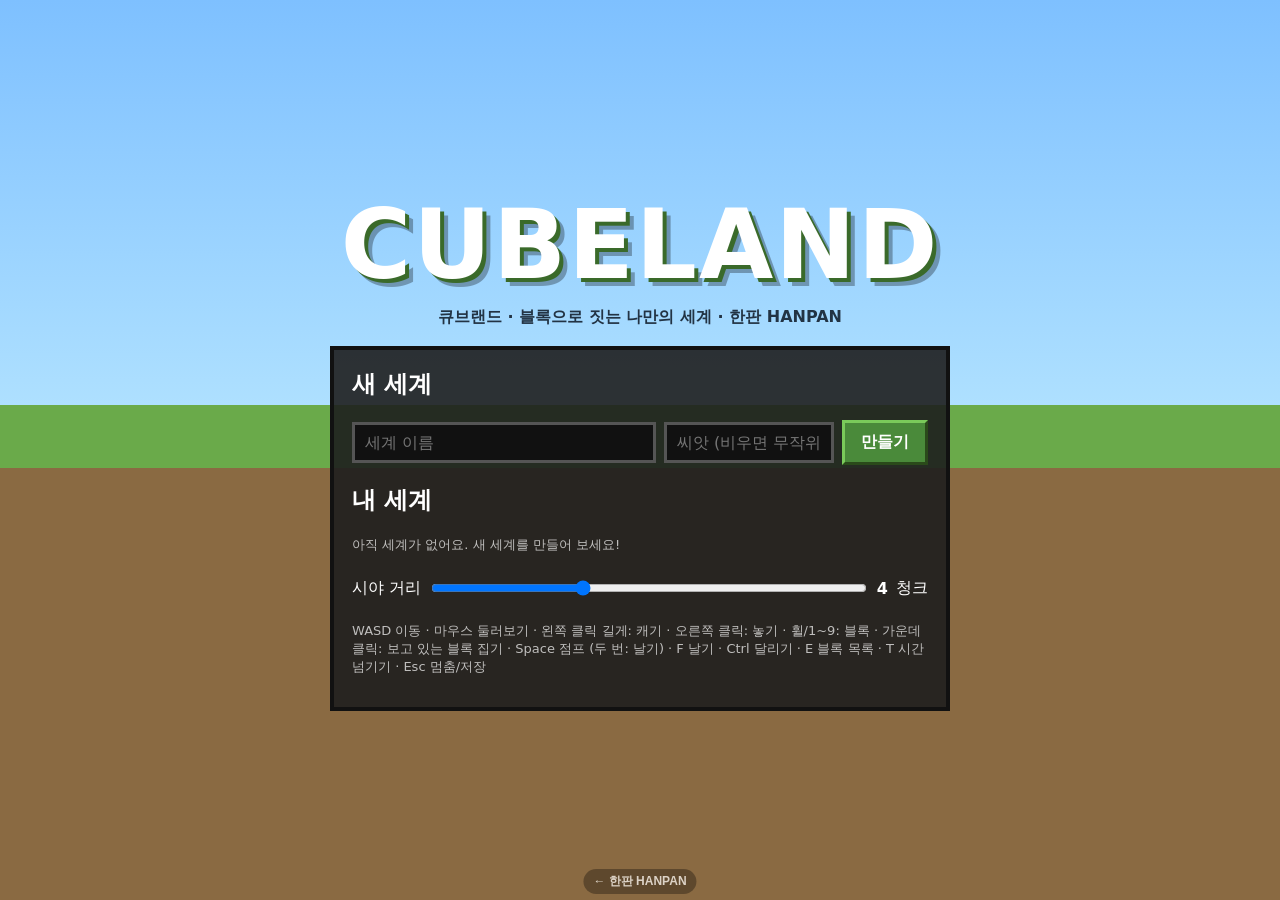
<file: cubeland/index.html>
<!DOCTYPE html>
<html lang="ko">
<head>
<meta charset="utf-8">
<meta name="viewport" content="width=device-width, initial-scale=1, maximum-scale=1, user-scalable=no">
<title>큐브랜드 — 블록 샌드박스</title>
<script type="importmap">{ "imports": { "three": "../vendor/three/three.module.js" } }</script>
<style>
* { box-sizing: border-box; }
html, body { margin: 0; height: 100%; overflow: hidden; background: #1d2b1a; color: #fff; font-family: "Pretendard", "Noto Sans KR", system-ui, sans-serif; user-select: none; -webkit-user-select: none; touch-action: none; }
button { font: inherit; color: #fff; background: #5a5a5a; border: 3px solid #2a2a2a; border-top-color: #8a8a8a; border-left-color: #8a8a8a; padding: 9px 16px; cursor: pointer; font-weight: 700; }
button.primary { background: #4a8a3a; border-top-color: #7aca5a; border-left-color: #7aca5a; border-bottom-color: #2a4a1a; border-right-color: #2a4a1a; }
button.big { font-size: 20px; padding: 12px 28px; } button.danger { background: #8a3a3a; }
input { font: inherit; background: #111; color: #fff; border: 3px solid #555; padding: 8px 10px; }
.hidden { display: none !important; } .muted { opacity: .7; font-size: 13px; } .row { display: flex; gap: 8px; flex-wrap: wrap; align-items: center; margin: 10px 0; }
.screen { position: fixed; inset: 0; overflow: auto; }
#menu { background: linear-gradient(180deg, #7ec0ff 0%, #aee0ff 45%, #6aaa4a 45%, #6aaa4a 52%, #8a6a42 52%); display: grid; place-items: center; padding: 20px; }
.logo { font-size: clamp(46px, 9vw, 96px); font-weight: 900; letter-spacing: 2px; color: #fff; text-shadow: 4px 4px 0 #3a6a2a, 8px 8px 0 rgba(0,0,0,.3); margin: 0 0 6px; text-align: center; }
.sub { text-align: center; margin-bottom: 18px; color: #234; font-weight: 800; }
.card { background: rgba(30,30,30,.9); border: 4px solid #111; padding: 18px; width: min(620px, 94vw); max-height: 88vh; overflow: auto; }
.wrow { display: flex; gap: 8px; align-items: center; background: rgba(255,255,255,.06); padding: 8px; margin-bottom: 6px; } .wrow div { flex: 1; } .wrow small { display: block; opacity: .7; }
#view { position: absolute; inset: 0; } #view canvas { display: block; }
#cross { position: absolute; left: 50%; top: 50%; width: 20px; height: 20px; margin: -10px 0 0 -10px; pointer-events: none; }
#cross::before, #cross::after { content: ''; position: absolute; background: #fff; mix-blend-mode: difference; } #cross::before { left: 9px; top: 0; width: 2px; height: 20px; } #cross::after { top: 9px; left: 0; height: 2px; width: 20px; }
#bar { position: absolute; bottom: 10px; left: 50%; transform: translateX(-50%); display: flex; gap: 3px; background: rgba(0,0,0,.45); padding: 4px; border: 3px solid #222; }
.slot { width: 46px; height: 46px; background: rgba(120,120,120,.35); border: 3px solid #555; position: relative; cursor: pointer; } .slot img { width: 34px; height: 34px; margin: 3px; image-rendering: pixelated; }
.slot.on { border-color: #fff; transform: scale(1.08); } .slot i { position: absolute; left: 2px; top: 0; font-size: 10px; font-style: normal; opacity: .8; }
#bname { position: absolute; bottom: 74px; left: 50%; transform: translateX(-50%); font-weight: 800; text-shadow: 2px 2px 0 #000; pointer-events: none; }
#msg { position: absolute; top: 14px; left: 50%; transform: translateX(-50%); background: rgba(0,0,0,.55); padding: 8px 14px; transition: opacity .6s; pointer-events: none; text-align: center; }
#hudr { position: absolute; top: 10px; right: 12px; text-align: right; font-weight: 800; text-shadow: 2px 2px 0 #000; pointer-events: none; } #pos { font-size: 12px; opacity: .85; }
#water { position: absolute; inset: 0; background: rgba(30,80,200,.45); opacity: 0; pointer-events: none; transition: opacity .2s; }
#inv, #pause { position: absolute; inset: 0; display: grid; place-items: center; background: rgba(0,0,0,.5); z-index: 10; }
#inv .grid { display: grid; grid-template-columns: repeat(auto-fill, minmax(72px, 1fr)); gap: 6px; } #inv .grid button { padding: 6px; display: flex; flex-direction: column; align-items: center; } #inv img { width: 36px; height: 36px; image-rendering: pixelated; } #inv small { font-size: 11px; }
#pause label { display: flex; gap: 10px; align-items: center; margin: 10px 0; } #pause input[type=range] { flex: 1; }
/* 터치 */
#tpad { position: absolute; inset: 0; pointer-events: none; }
#tstick { position: absolute; width: 110px; height: 110px; margin: -55px 0 0 -55px; border: 3px solid rgba(255,255,255,.35); border-radius: 50%; display: none; } #tstick.on { display: block; }
#tknob { position: absolute; left: 30px; top: 30px; width: 44px; height: 44px; border-radius: 50%; background: rgba(255,255,255,.45); }
#tpad button { pointer-events: auto; position: absolute; width: 64px; height: 64px; font-size: 22px; padding: 0; opacity: .85; } #tpad button.on { background: #7a7a3a; }
body.touch #bar { bottom: 6px; } body.touch .slot { width: 40px; height: 40px; } body.touch .slot img { width: 28px; height: 28px; }
</style>
</head>
<body>
<div id="menu" class="screen">
  <div>
    <h1 class="logo">CUBELAND</h1><div class="sub">큐브랜드 · 블록으로 짓는 나만의 세계 · 한판 HANPAN</div>
    <div class="card">
      <h2 style="margin-top:0">새 세계</h2>
      <div class="row"><input id="wname" placeholder="세계 이름" maxlength="20" style="flex:1"><input id="wseed" placeholder="씨앗 (비우면 무작위)" maxlength="20" style="width:170px"><button id="new" class="primary">만들기</button></div>
      <h2>내 세계</h2><div id="worlds"></div>
      <div class="row"><span>시야 거리</span><input id="dist" type="range" min="2" max="8" step="1" style="flex:1"><b id="distv"></b><span>청크</span></div>
      <p class="muted">WASD 이동 · 마우스 둘러보기 · 왼쪽 클릭 길게: 캐기 · 오른쪽 클릭: 놓기 · 휠/1~9: 블록 · 가운데 클릭: 보고 있는 블록 집기 · Space 점프 (두 번: 날기) · F 날기 · Ctrl 달리기 · E 블록 목록 · T 시간 넘기기 · Esc 멈춤/저장</p>
    </div>
  </div>
</div>
<div id="play" class="screen hidden">
  <div id="view"></div><div id="water"></div>
  <div id="cross" class="hidden"></div>
  <div id="msg"></div>
  <div id="hudr"><div id="clock"></div><div id="pos"></div></div>
  <div id="bname"></div><div id="bar"></div>
  <div id="tpad" class="hidden"><div id="tstick"><div id="tknob"></div></div>
    <button id="tmine" style="right:20px;bottom:150px">⛏</button><button id="tplace" style="right:96px;bottom:110px">🧱</button>
    <button id="tjump" style="right:20px;bottom:74px">⬆</button><button id="tdown" style="right:96px;bottom:34px;width:56px;height:56px">⬇</button>
    <button id="tfly" style="right:20px;top:60px;width:52px;height:52px">✈️</button><button id="tinv" style="right:80px;top:60px;width:52px;height:52px">🎒</button><button id="tmenu" style="left:12px;top:12px;width:52px;height:52px">⏸</button></div>
  <div id="inv" class="hidden"></div>
  <div id="pause" class="hidden"></div>
</div>
<script type="module" src="./js/main.js"></script>
<a href="../index.html" id="hanpanHome" style="position:fixed;left:50%;bottom:6px;transform:translateX(-50%);z-index:9999;font:700 12px sans-serif;color:#fff;background:rgba(0,0,0,.45);padding:4px 10px;border-radius:99px;text-decoration:none;opacity:.7">← 한판 HANPAN</a>
</body>
</html>
</file>
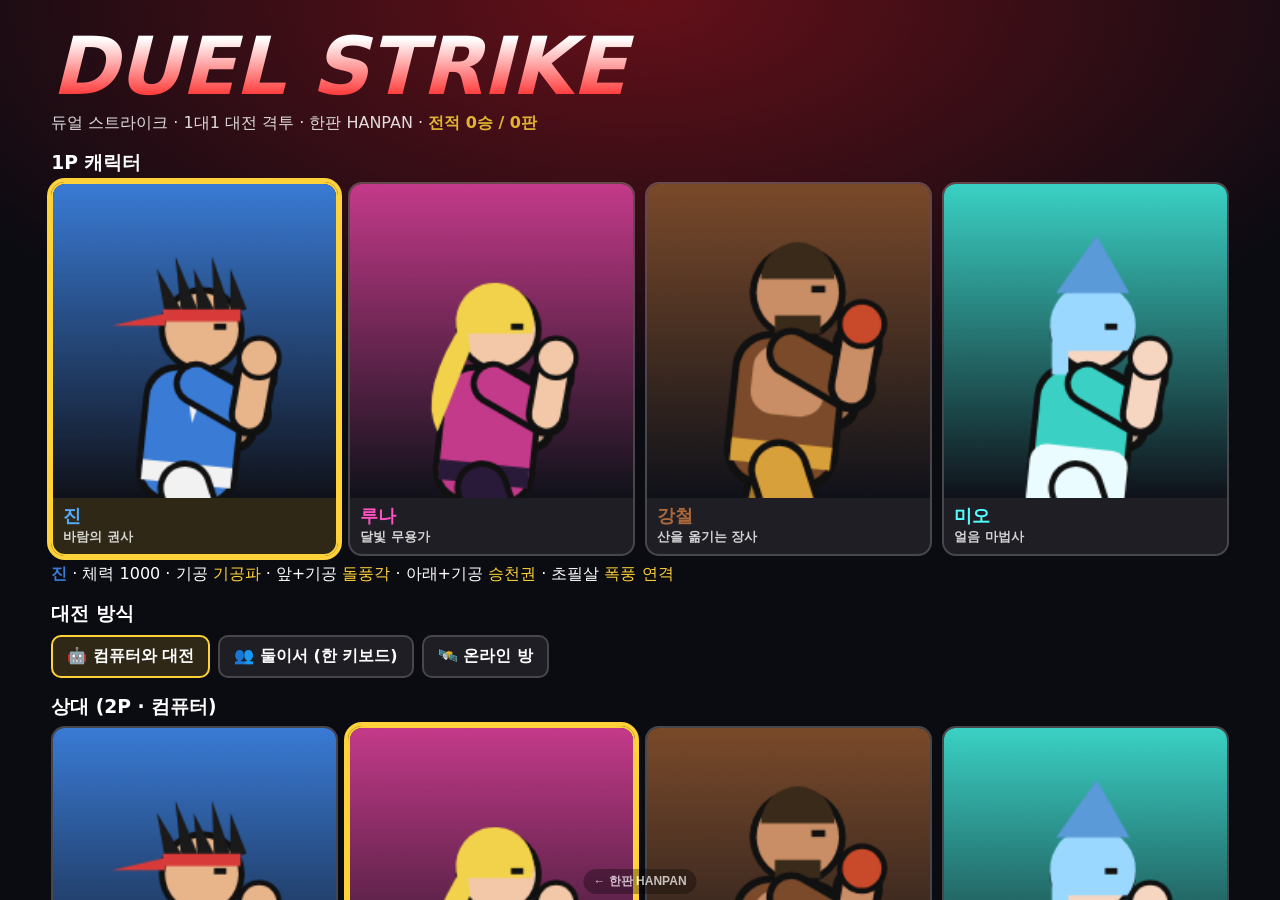
<file: duelstrike/index.html>
<!DOCTYPE html>
<html lang="ko">
<head>
<meta charset="utf-8">
<meta name="viewport" content="width=device-width, initial-scale=1, maximum-scale=1, user-scalable=no">
<title>듀얼 스트라이크 — 대전 격투</title>
<style>
* { box-sizing: border-box; }
html, body { margin: 0; height: 100%; overflow: hidden; background: #0b0b12; color: #fff; font-family: "Pretendard", "Noto Sans KR", system-ui, sans-serif; user-select: none; -webkit-user-select: none; touch-action: none; }
button { font: inherit; color: #fff; background: rgba(255,255,255,.08); border: 2px solid rgba(255,255,255,.18); border-radius: 10px; padding: 9px 14px; cursor: pointer; font-weight: 700; }
button.primary { background: linear-gradient(180deg, #ff3d3d, #b3141f); border: 0; } button.sel { border-color: #ffd23a; background: rgba(255,210,58,.15); } button.big { font-size: 22px; padding: 14px 34px; } button:disabled { opacity: .4; }
input { font: inherit; background: rgba(255,255,255,.08); color: #fff; border: 2px solid rgba(255,255,255,.2); border-radius: 10px; padding: 9px; }
.hidden { display: none !important; } .muted { opacity: .7; font-size: 13px; } .row { display: flex; gap: 8px; flex-wrap: wrap; align-items: center; margin: 8px 0; }
.screen { position: fixed; inset: 0; overflow: auto; }
#menu { padding: 20px 4vw 40px; background: radial-gradient(800px 400px at 50% 0%, #b3141f88, transparent), #0b0b12; }
h1.logo { margin: 0; font-size: clamp(42px, 7vw, 80px); font-weight: 900; font-style: italic; letter-spacing: -1px; background: linear-gradient(180deg, #fff 20%, #ff3d3d 80%); -webkit-background-clip: text; background-clip: text; color: transparent; }
.sub { opacity: .85; margin-bottom: 10px; } #rec { color: #ffd23a; font-weight: 800; }
.chs { display: grid; grid-template-columns: repeat(4, minmax(120px, 1fr)); gap: 10px; }
.ch { padding: 0; overflow: hidden; text-align: left; border-radius: 14px; } .ch img { width: 100%; display: block; aspect-ratio: 9/10; object-fit: cover; } .ch b { display: block; padding: 6px 10px 0; font-size: 18px; color: var(--c); filter: brightness(1.4); } .ch small { display: block; padding: 0 10px 8px; opacity: .8; }
.ch.sel { outline: 4px solid #ffd23a; }
h3 { margin: 16px 0 6px; } #info { margin: 8px 0; } #info em { color: #ffd23a; font-style: normal; }
#lobby { display: grid; place-items: center; } .card { background: #171722; border: 1px solid rgba(255,255,255,.15); border-radius: 18px; padding: 22px; width: min(560px, 94vw); }
.code { color: #ffd23a; font-family: ui-monospace, monospace; letter-spacing: 5px; font-size: 30px; }
#play { display: grid; place-items: center; background: #000; } #cv { display: block; }
#end, #pause { position: absolute; inset: 0; display: grid; place-items: center; background: rgba(0,0,0,.5); } #end h1 { font-size: 72px; margin: 0; } #end h1.win { color: #ffd23a; } #end h1.lose { color: #ff6b6b; }
.keys { font-size: 13px; opacity: .8; line-height: 1.6; }
#tpad { position: absolute; inset: 0; pointer-events: none; } #tpad button { pointer-events: auto; position: absolute; width: 62px; height: 62px; border-radius: 50%; padding: 0; font-size: 15px; background: rgba(255,255,255,.12); } #tpad button.on { background: rgba(255,210,58,.4); }
@media (max-width: 700px) { .chs { grid-template-columns: repeat(2, 1fr); } }
</style>
</head>
<body>
<div id="menu" class="screen">
  <h1 class="logo">DUEL STRIKE</h1><div class="sub">듀얼 스트라이크 · 1대1 대전 격투 · 한판 HANPAN · <span id="rec"></span></div>
  <h3>1P 캐릭터</h3><div id="p1sel" class="chs"></div>
  <div id="info"></div>
  <h3>대전 방식</h3><div id="modes" class="row"></div>
  <div id="p2box"><h3>상대 (2P · 컴퓨터)</h3><div id="p2sel" class="chs"></div><div class="row"><span>컴퓨터 실력</span><span id="diffs" class="row" style="margin:0"></span></div></div>
  <div class="row"><span>무대</span><span id="stages" class="row" style="margin:0"></span></div>
  <div id="onl" class="hidden"><div class="row"><button id="mk">방 만들기</button><input id="code" placeholder="방 코드" maxlength="12" style="width:120px"><button id="jn">참가</button></div><p id="onl-note" class="muted"></p></div>
  <div class="row"><button id="fight" class="primary big">⚔️ 대전 시작</button></div>
  <div class="keys">1P: A/D 이동 · W 점프 · S 앉기 · 뒤로 누르면 막기 (앉아 막기는 아래+뒤) · J 약손 · K 강손 · L 발차기 · U 필살기 (앞+U, 아래+U는 다른 필살기) · I 초필살 (게이지 가득) · 공격이 맞는 순간 U로 이어 치기<br>2P: 방향키 · 숫자패드 1/2/3 공격 · 4 필살 · 5 초필살 (또는 , . / ; ')</div>
</div>
<div id="lobby" class="screen hidden"></div>
<div id="play" class="screen hidden">
  <canvas id="cv" width="1280" height="720"></canvas>
  <div id="tpad" class="hidden">
    <button data-k="l" style="left:20px;bottom:90px">◀</button><button data-k="r" style="left:150px;bottom:90px">▶</button><button data-k="u" style="left:85px;bottom:160px">▲</button><button data-k="d" style="left:85px;bottom:22px">▼</button>
    <button data-k="lp" style="right:160px;bottom:100px">약손</button><button data-k="hp" style="right:90px;bottom:140px">강손</button><button data-k="lk" style="right:20px;bottom:100px">발</button><button data-k="sp" style="right:90px;bottom:60px;background:rgba(255,80,80,.35)">필살</button><button data-k="su" style="right:20px;bottom:180px;background:rgba(255,210,58,.35)">초필</button>
    <button id="tpause" style="left:50%;top:10px;width:46px;height:46px;margin-left:-23px">⏸</button>
  </div>
  <div id="pause" class="hidden"></div>
  <div id="end" class="hidden"></div>
</div>
<script type="module" src="./js/main.js"></script>
<a href="../index.html" id="hanpanHome" style="position:fixed;left:50%;bottom:6px;transform:translateX(-50%);z-index:9999;font:700 12px sans-serif;color:#fff;background:rgba(0,0,0,.45);padding:4px 10px;border-radius:99px;text-decoration:none;opacity:.7">← 한판 HANPAN</a>
</body>
</html>
</file>
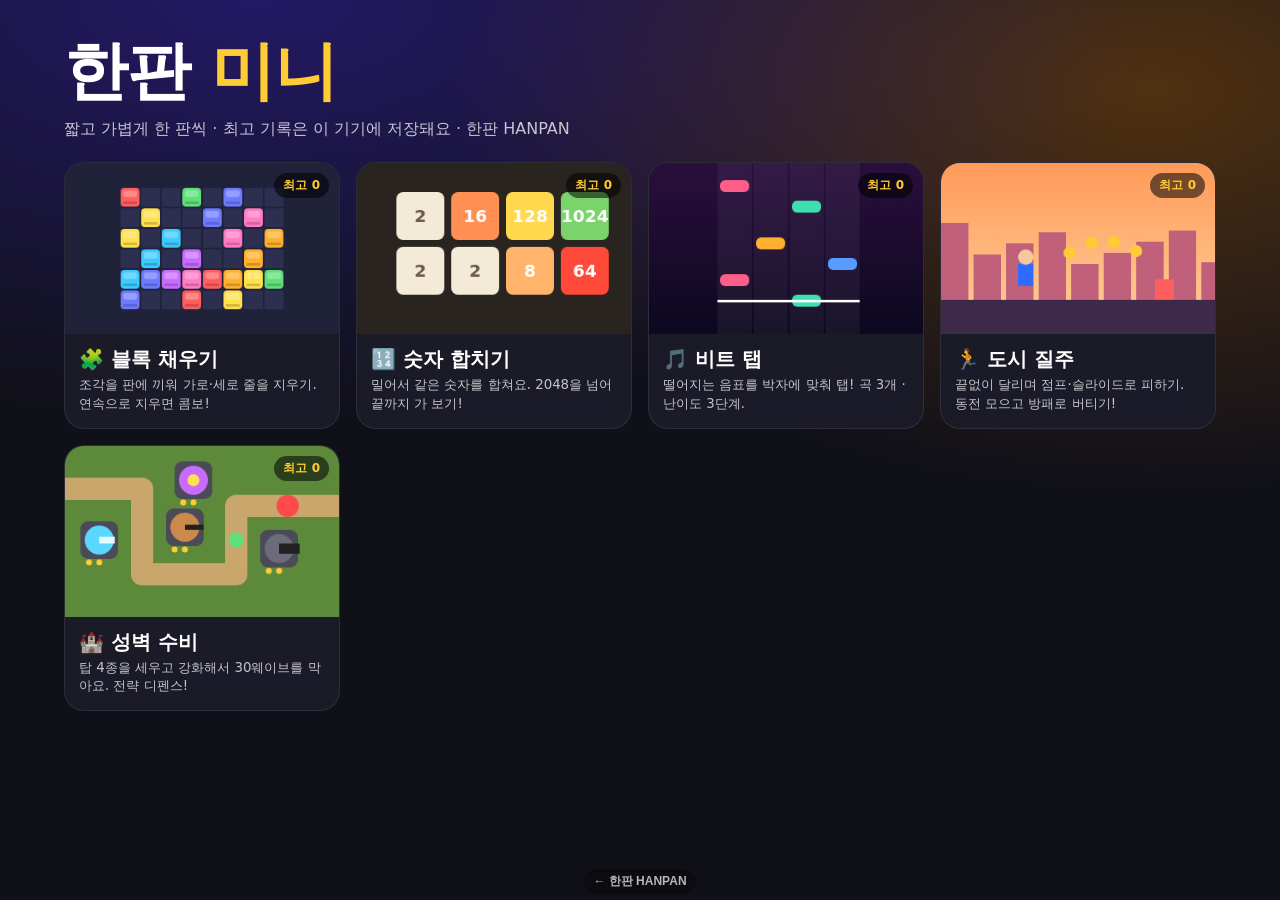
<file: hanpanmini/index.html>
<!DOCTYPE html>
<html lang="ko">
<head>
<meta charset="utf-8">
<meta name="viewport" content="width=device-width, initial-scale=1, maximum-scale=1, user-scalable=no">
<title>한판 미니 — 가볍게 한 판</title>
<style>
* { box-sizing: border-box; }
html, body { margin: 0; height: 100%; overflow: hidden; background: #101018; color: #fff; font-family: "Pretendard", "Noto Sans KR", system-ui, sans-serif; user-select: none; -webkit-user-select: none; }
button { font: inherit; color: #fff; border: 0; border-radius: 12px; padding: 10px 16px; cursor: pointer; font-weight: 800; background: rgba(255,255,255,.1); }
button.primary { background: linear-gradient(180deg, #ffcc33, #ff8a00); color: #2a1600; }
.hidden { display: none !important; }
#hub { position: fixed; inset: 0; overflow: auto; padding: 28px 5vw 40px; background: radial-gradient(900px 420px at 20% 0%, #4b2cff55, transparent), radial-gradient(700px 400px at 90% 10%, #ff8a0044, transparent), #101018; }
.logo { font-size: clamp(38px, 6vw, 64px); font-weight: 900; letter-spacing: -1px; margin: 0; }
.logo span { color: #ffcc33; }
.sub { opacity: .75; margin: 4px 0 22px; }
.grid { display: grid; grid-template-columns: repeat(auto-fill, minmax(230px, 1fr)); gap: 16px; }
.card { position: relative; text-align: left; padding: 0; overflow: hidden; border-radius: 20px; background: #1b1b28; border: 1px solid rgba(255,255,255,.08); transition: transform .12s; }
.card:hover { transform: translateY(-3px); }
.card canvas { display: block; width: 100%; aspect-ratio: 16/10; }
.card .t { padding: 12px 14px 14px; } .card b { font-size: 20px; display: block; } .card small { opacity: .75; font-weight: 500; display: block; margin-top: 3px; line-height: 1.4; }
.card .best { position: absolute; top: 10px; right: 10px; background: rgba(0,0,0,.55); padding: 4px 9px; border-radius: 99px; font-size: 12px; color: #ffcc33; }
#game { position: fixed; inset: 0; background: #07070c; touch-action: none; }
#cv { position: absolute; touch-action: none; }
#bar { position: absolute; left: 0; right: 0; top: 0; display: flex; gap: 8px; align-items: center; padding: 8px; pointer-events: none; }
#bar button { pointer-events: auto; padding: 8px 12px; background: rgba(0,0,0,.45); }
#gtitle { font-weight: 800; opacity: .85; text-shadow: 0 1px 3px #000; }
#over { position: absolute; inset: 0; display: grid; place-items: center; background: rgba(0,0,0,.6); }
.box { background: #1b1b28; border-radius: 22px; padding: 26px 30px; text-align: center; min-width: 280px; border: 1px solid rgba(255,255,255,.12); }
.box h2 { margin: 0 0 6px; font-size: 30px; } .box .sc { font-size: 54px; font-weight: 900; color: #ffcc33; } .box .row { display: flex; gap: 10px; justify-content: center; margin-top: 16px; }
.help { opacity: .7; font-size: 13px; margin-top: 8px; }
</style>
</head>
<body>
<div id="hub">
  <h1 class="logo">한판 <span>미니</span></h1>
  <div class="sub">짧고 가볍게 한 판씩 · 최고 기록은 이 기기에 저장돼요 · 한판 HANPAN</div>
  <div class="grid" id="cards"></div>
</div>
<div id="game" class="hidden">
  <canvas id="cv"></canvas>
  <div id="bar"><button id="back">← 목록</button><button id="pz">❚❚ 멈춤</button><span id="gtitle"></span></div>
  <div id="over" class="hidden"></div>
</div>
<script type="module" src="./js/hub.js"></script>
<a href="../index.html" id="hanpanHome" style="position:fixed;left:50%;bottom:6px;transform:translateX(-50%);z-index:9999;font:700 12px sans-serif;color:#fff;background:rgba(0,0,0,.45);padding:4px 10px;border-radius:99px;text-decoration:none;opacity:.7">← 한판 HANPAN</a>
</body>
</html>
</file>
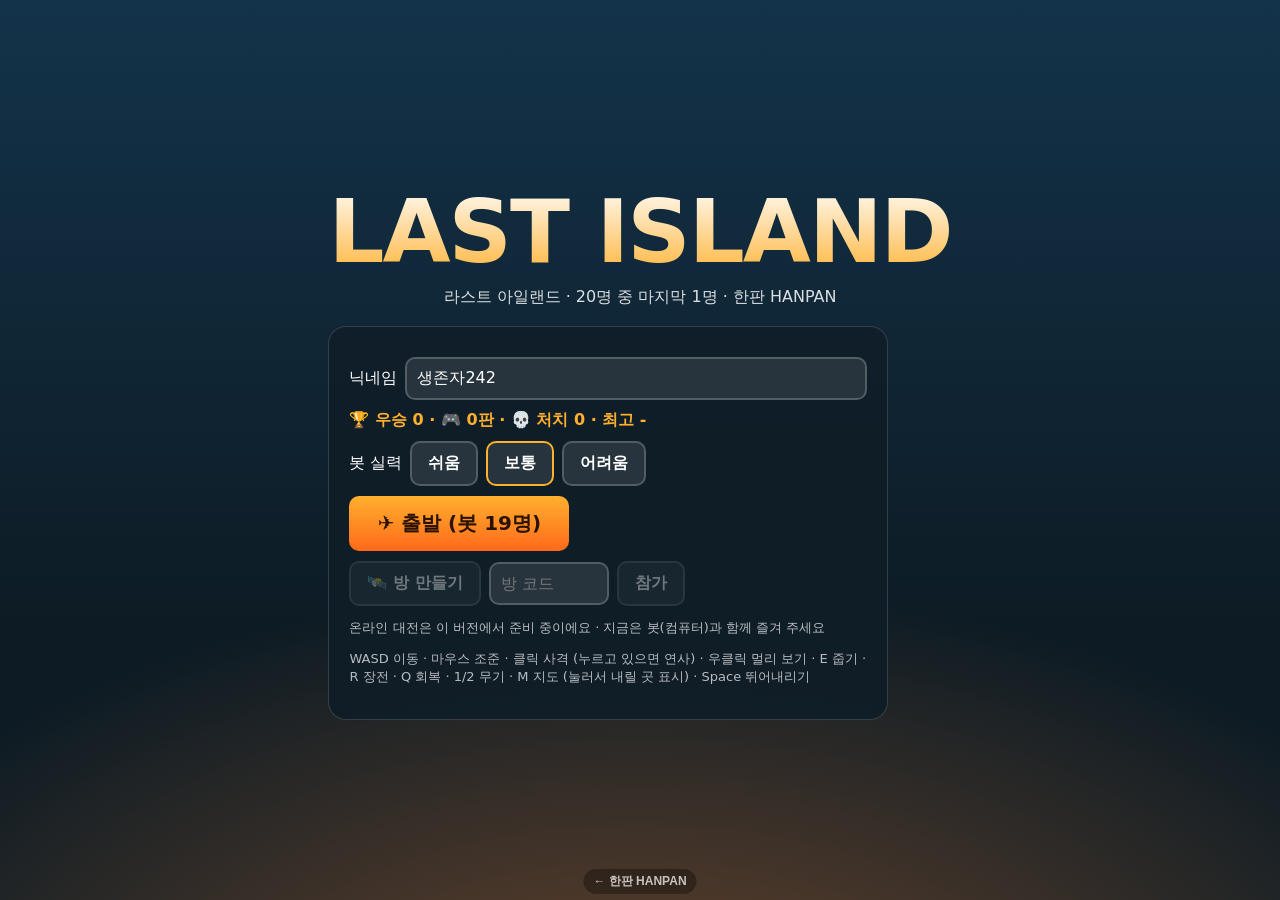
<file: lastisland/index.html>
<!DOCTYPE html>
<html lang="ko">
<head>
<meta charset="utf-8">
<meta name="viewport" content="width=device-width, initial-scale=1, maximum-scale=1, user-scalable=no">
<title>라스트 아일랜드 — 배틀로얄</title>
<script type="importmap">{ "imports": { "three": "../vendor/three/three.module.js" } }</script>
<style>
* { box-sizing: border-box; }
html, body { margin: 0; height: 100%; overflow: hidden; background: #0d1b24; color: #fff; font-family: "Pretendard", "Noto Sans KR", system-ui, sans-serif; user-select: none; -webkit-user-select: none; touch-action: none; }
button { font: inherit; color: #fff; background: rgba(255,255,255,.1); border: 2px solid rgba(255,255,255,.2); border-radius: 10px; padding: 10px 16px; cursor: pointer; font-weight: 700; }
button.primary { background: linear-gradient(180deg, #ffb02e, #ff6a1a); border: 0; color: #2a1200; } button.sel { border-color: #ffb02e; } button.big { font-size: 20px; padding: 14px 28px; } button:disabled { opacity: .4; }
input { font: inherit; background: rgba(255,255,255,.1); color: #fff; border: 2px solid rgba(255,255,255,.2); border-radius: 10px; padding: 10px; }
.hidden { display: none !important; } .muted { opacity: .7; font-size: 13px; } .row { display: flex; gap: 8px; align-items: center; flex-wrap: wrap; margin: 10px 0; }
.screen { position: fixed; inset: 0; overflow: auto; }
#menu { display: grid; place-items: center; background: radial-gradient(900px 500px at 50% 120%, #ff8a3a66, transparent), linear-gradient(180deg, #13334a, #0d1b24 70%); padding: 20px; }
.logo { text-align: center; } .logo h1 { margin: 0; font-size: clamp(42px, 8vw, 88px); font-weight: 900; letter-spacing: -2px; background: linear-gradient(180deg, #fff, #ffb02e); -webkit-background-clip: text; background-clip: text; color: transparent; }
.logo p { margin: 4px 0 18px; opacity: .85; }
.card { background: rgba(16,30,40,.92); border: 1px solid rgba(255,255,255,.15); border-radius: 18px; padding: 20px; width: min(560px, 94vw); }
#stats { color: #ffb02e; font-weight: 800; }
.code { color: #ffb02e; font-family: ui-monospace, monospace; letter-spacing: 4px; font-size: 28px; }
#lobby { display: grid; place-items: center; }
#view { position: absolute; inset: 0; } #view canvas { display: block; }
#top { position: absolute; top: 10px; left: 50%; transform: translateX(-50%); display: flex; gap: 8px; pointer-events: none; flex-wrap: wrap; justify-content: center; }
.pill { background: rgba(0,0,0,.55); border-radius: 999px; padding: 5px 12px; font-weight: 800; } .pill.warn { background: #6a3aff; }
#bottom { position: absolute; bottom: 14px; left: 50%; transform: translateX(-50%); width: min(520px, 94vw); pointer-events: none; }
.bars .hp { height: 18px; background: rgba(0,0,0,.55); border-radius: 6px; overflow: hidden; position: relative; } .bars .hp i { display: block; height: 100%; background: linear-gradient(90deg, #5dffa0, #c8ff5d); } .bars .hp b { position: absolute; left: 8px; top: 0; font-size: 13px; color: #000; }
.bars .ar { height: 6px; background: rgba(0,0,0,.4); margin-top: 3px; border-radius: 3px; overflow: hidden; } .bars .ar i { display: block; height: 100%; background: #7ac6ff; }
.guns { display: flex; gap: 6px; margin-top: 6px; } .gun { flex: 1; background: rgba(0,0,0,.55); border-radius: 10px; padding: 6px 10px; border: 2px solid transparent; border-left: 5px solid var(--c); } .gun.on { border-color: #fff; border-left-color: var(--c); }
.gun small { opacity: .6; margin-right: 6px; } .gun span { float: right; font-weight: 800; }
.heals { margin-top: 5px; font-size: 14px; text-shadow: 0 1px 3px #000; } .heals em { color: #ffb02e; font-style: normal; }
#near { position: absolute; bottom: 150px; left: 50%; transform: translateX(-50%); background: rgba(0,0,0,.55); padding: 6px 14px; border-radius: 10px; font-weight: 800; pointer-events: none; } #near:empty { display: none; }
#feed { position: absolute; top: 50px; right: 12px; pointer-events: none; text-align: right; } #feed div { background: rgba(0,0,0,.5); border-radius: 6px; padding: 3px 9px; margin-bottom: 3px; font-size: 13px; } #feed div.me { background: rgba(255,176,46,.5); }
#mini { position: absolute; top: 10px; left: 10px; width: 170px; height: 170px; border-radius: 50%; border: 3px solid rgba(255,255,255,.35); pointer-events: none; }
#msg { position: absolute; top: 56px; left: 50%; transform: translateX(-50%); background: rgba(0,0,0,.55); padding: 8px 14px; border-radius: 10px; transition: opacity .5s; pointer-events: none; text-align: center; }
#zone { position: absolute; inset: 0; box-shadow: inset 0 0 120px 40px rgba(106,58,255,.7); pointer-events: none; opacity: 0; transition: opacity .3s; }
#bigmap { position: absolute; inset: 0; display: grid; place-items: center; background: rgba(0,0,0,.55); z-index: 10; } #bigcv { width: min(88vh, 92vw); height: min(88vh, 92vw); border-radius: 14px; border: 3px solid #fff; cursor: crosshair; }
#bigmap p { position: absolute; bottom: 10px; left: 0; right: 0; text-align: center; }
#end, #pause { position: absolute; inset: 0; display: grid; place-items: center; background: rgba(0,0,0,.55); z-index: 20; } #end h1 { font-size: 56px; margin: 0; } #end h1.win { color: #ffd23a; }
#tpad { position: absolute; inset: 0; pointer-events: none; } .stk { position: absolute; width: 110px; height: 110px; margin: -55px 0 0 -55px; border-radius: 50%; border: 3px solid rgba(255,255,255,.3); display: none; } .stk.on { display: block; } .stk i { position: absolute; left: 30px; top: 30px; width: 44px; height: 44px; border-radius: 50%; background: rgba(255,255,255,.45); }
#tpad button { pointer-events: auto; position: absolute; width: 58px; height: 58px; border-radius: 50%; padding: 0; font-size: 20px; }
body.touch #bottom { bottom: 6px; width: min(420px, 60vw); } body.touch #mini { width: 120px; height: 120px; } body.touch #near { bottom: 130px; }
</style>
</head>
<body>
<div id="menu" class="screen"><div>
  <div class="logo"><h1>LAST ISLAND</h1><p>라스트 아일랜드 · 20명 중 마지막 1명 · 한판 HANPAN</p></div>
  <div class="card">
    <div class="row"><span>닉네임</span><input id="nick" maxlength="10" style="flex:1"></div>
    <div id="stats"></div>
    <div class="row"><span>봇 실력</span><span id="diffs" class="row" style="margin:0"></span></div>
    <div class="row"><button id="go" class="primary big">✈️ 출발 (봇 19명)</button></div>
    <div class="row"><button id="mk">🛰️ 방 만들기</button><input id="code" placeholder="방 코드" maxlength="12" style="width:120px"><button id="jn">참가</button></div>
    <p id="mpn" class="muted"></p>
    <p class="muted">WASD 이동 · 마우스 조준 · 클릭 사격 (누르고 있으면 연사) · 우클릭 멀리 보기 · E 줍기 · R 장전 · Q 회복 · 1/2 무기 · M 지도 (눌러서 내릴 곳 표시) · Space 뛰어내리기</p>
  </div>
</div></div>
<div id="lobby" class="screen hidden"></div>
<div id="play" class="screen hidden">
  <div id="view"></div><div id="zone"></div>
  <canvas id="mini" width="170" height="170"></canvas>
  <div id="top"></div><div id="feed"></div><div id="msg"></div><div id="near"></div><div id="bottom"></div>
  <div id="tpad" class="hidden"><div id="tL" class="stk"><i></i></div><div id="tR" class="stk"><i></i></div>
    <button id="tjump" style="right:20px;bottom:200px">⬇</button><button id="tpick" style="right:84px;bottom:240px">✋</button><button id="theal" style="right:20px;bottom:264px">💉</button><button id="trel" style="right:148px;bottom:220px">R</button><button id="tswap" style="right:84px;bottom:176px">⇄</button>
    <button id="tmap" style="left:140px;top:14px;width:48px;height:48px">🗺</button><button id="tmenu" style="left:196px;top:14px;width:48px;height:48px">⏸</button></div>
  <div id="bigmap" class="hidden"><canvas id="bigcv" width="900" height="900"></canvas><p>눌러서 내릴 곳 표시 · M 으로 닫기</p></div>
  <div id="pause" class="hidden"></div>
  <div id="end" class="hidden"></div>
</div>
<script type="module" src="./js/main.js"></script>
<a href="../index.html" id="hanpanHome" style="position:fixed;left:50%;bottom:6px;transform:translateX(-50%);z-index:9999;font:700 12px sans-serif;color:#fff;background:rgba(0,0,0,.45);padding:4px 10px;border-radius:99px;text-decoration:none;opacity:.7">← 한판 HANPAN</a>
</body>
</html>
</file>
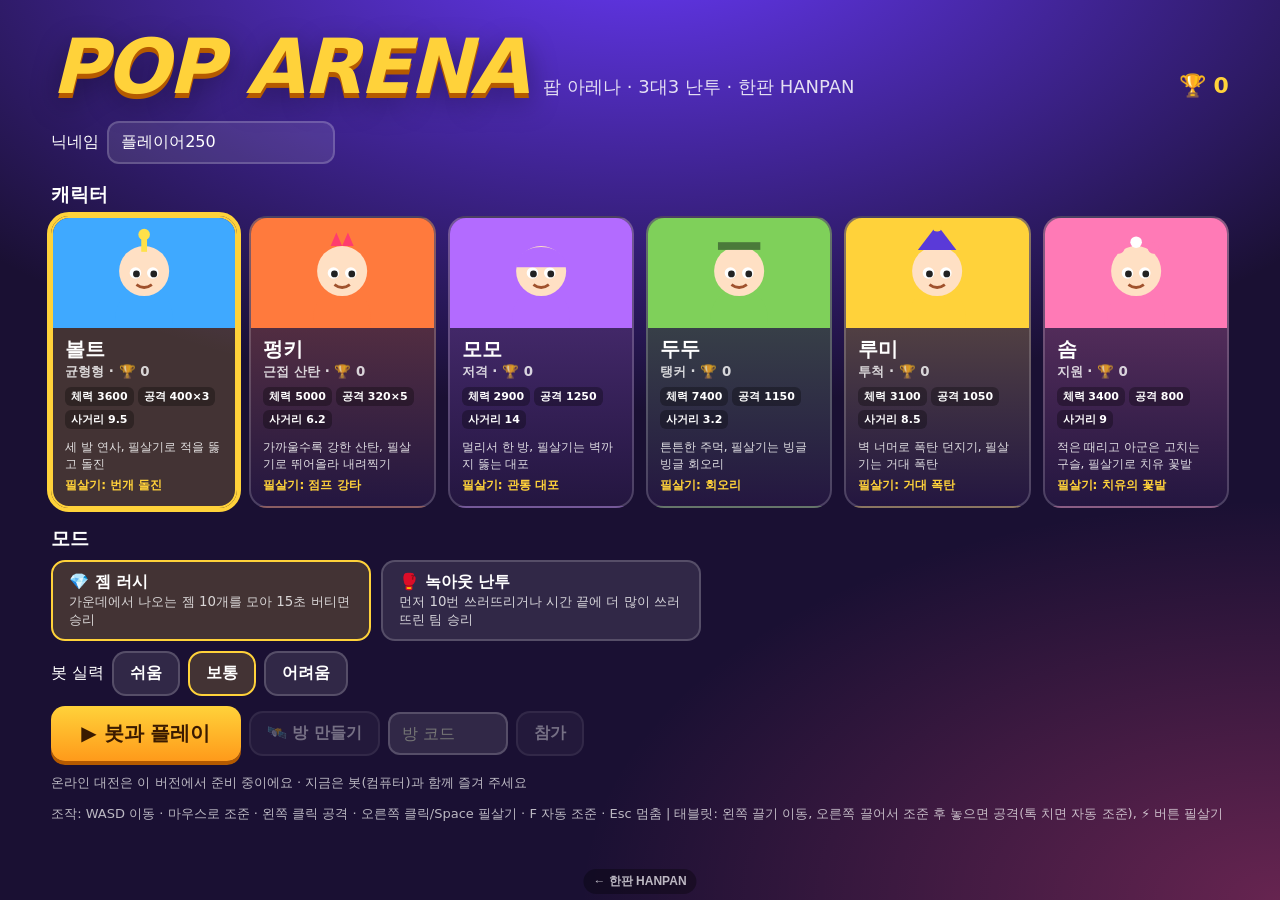
<file: poparena/index.html>
<!DOCTYPE html>
<html lang="ko">
<head>
<meta charset="utf-8">
<meta name="viewport" content="width=device-width, initial-scale=1, maximum-scale=1, user-scalable=no">
<title>팝 아레나 — 3대3 난투</title>
<script type="importmap">{ "imports": { "three": "../vendor/three/three.module.js" } }</script>
<style>
:root { --red: #ff4d5e; --blue: #3fa9ff; --y: #ffd23a; --bg: #1a1033; --txt: #fff; }
* { box-sizing: border-box; }
html, body { margin: 0; height: 100%; background: var(--bg); color: var(--txt); font-family: "Pretendard", "Noto Sans KR", system-ui, sans-serif; overflow: hidden; user-select: none; -webkit-user-select: none; touch-action: none; }
button { font: inherit; color: #fff; background: rgba(255,255,255,.1); border: 2px solid rgba(255,255,255,.18); border-radius: 14px; padding: 10px 16px; cursor: pointer; font-weight: 700; transition: transform .1s; }
button:active { transform: scale(.96); } button:disabled { opacity: .4; }
button.primary { background: linear-gradient(180deg, #ffd23a, #ff9a1a); color: #3a1a00; border: 0; box-shadow: 0 4px 0 #b55a00; }
button.sel { border-color: var(--y); background: rgba(255,210,58,.18); }
button.big { font-size: 20px; padding: 14px 30px; }
input { font: inherit; background: rgba(255,255,255,.1); color: #fff; border: 2px solid rgba(255,255,255,.18); border-radius: 12px; padding: 10px 12px; }
.hidden { display: none !important; } .muted { opacity: .7; font-size: 13px; }
.row { display: flex; gap: 8px; align-items: center; flex-wrap: wrap; margin: 10px 0; }
.screen { position: fixed; inset: 0; overflow: auto; }
#menu { background: radial-gradient(900px 500px at 50% -10%, #6a3aff, transparent), radial-gradient(700px 400px at 100% 100%, #ff4d8a55, transparent), var(--bg); padding: 22px 4vw 40px; }
.logo { display: flex; align-items: baseline; gap: 16px; flex-wrap: wrap; }
.logo h1 { margin: 0; font-size: clamp(40px, 7vw, 76px); font-weight: 900; font-style: italic; letter-spacing: -2px; color: var(--y); text-shadow: 0 5px 0 #b55a00, 0 10px 30px rgba(0,0,0,.4); }
.logo span { font-size: 18px; opacity: .85; } #troph { color: var(--y); font-weight: 900; font-size: 22px; margin-left: auto; }
h3 { margin: 18px 0 8px; }
#heroes { display: grid; grid-template-columns: repeat(auto-fill, minmax(180px, 1fr)); gap: 12px; }
.hero { text-align: left; padding: 0 0 12px; overflow: hidden; border-radius: 18px; background: linear-gradient(180deg, color-mix(in srgb, var(--c) 35%, #241640), #241640); }
.hero .pic { background: var(--c); height: 110px; display: grid; place-items: center; } .hero .pic svg { height: 104px; }
.hero b { display: block; font-size: 20px; padding: 8px 12px 0; } .hero small { display: block; padding: 0 12px; opacity: .8; }
.hero .st { display: flex; gap: 4px; flex-wrap: wrap; padding: 6px 12px; } .hero .st span { font-size: 11px; background: rgba(0,0,0,.3); border-radius: 6px; padding: 2px 6px; }
.hero p { margin: 4px 12px; font-size: 12px; opacity: .85; font-weight: 500; } .hero em { display: block; margin: 0 12px; font-size: 12px; color: var(--y); font-style: normal; }
.hero.sel { outline: 4px solid var(--y); }
#modes { display: flex; gap: 10px; flex-wrap: wrap; } #modes button { text-align: left; max-width: 320px; } #modes small { display: block; font-weight: 500; opacity: .8; }
#lobby { display: grid; place-items: center; background: var(--bg); }
.card { background: #2a1a4a; border: 2px solid rgba(255,255,255,.12); border-radius: 22px; padding: 22px; max-width: min(760px, 94vw); max-height: 92vh; overflow: auto; }
.teams { display: grid; grid-template-columns: 1fr 1fr; gap: 14px; } .teams ul { list-style: none; padding: 0; min-height: 90px; } .teams li { border-left: 5px solid var(--c); background: rgba(255,255,255,.06); border-radius: 8px; padding: 8px 10px; margin-bottom: 5px; }
.code { font-family: ui-monospace, monospace; letter-spacing: 5px; color: var(--y); font-size: 30px; }
b.red, h3.red { color: var(--red); } b.blue, h3.blue { color: var(--blue); }
#view { position: absolute; inset: 0; } #view canvas { display: block; }
#top { position: absolute; top: 10px; left: 50%; transform: translateX(-50%); display: flex; gap: 10px; align-items: center; pointer-events: none; flex-wrap: wrap; justify-content: center; }
#top .sc { min-width: 74px; text-align: center; border-radius: 14px; padding: 4px 10px; } #top .sc.red { background: var(--red); } #top .sc.blue { background: var(--blue); }
#top .sc b { display: block; font-size: 30px; line-height: 1; font-weight: 900; } #top .sc small { font-size: 11px; font-weight: 700; }
#top .tm { background: rgba(0,0,0,.55); border-radius: 12px; padding: 4px 14px; text-align: center; } #top .tm b { display: block; font-size: 24px; } #top .tm small { font-size: 11px; opacity: .8; }
#top .count { flex-basis: 100%; text-align: center; font-weight: 900; font-size: 20px; text-shadow: 0 2px 6px rgba(0,0,0,.6); } #top .count.good { color: #5dffa0; } #top .count.bad { color: #ff7a7a; }
#feed { position: absolute; top: 12px; right: 12px; display: flex; flex-direction: column; gap: 4px; pointer-events: none; } #feed div { background: rgba(0,0,0,.5); border-radius: 8px; padding: 3px 9px; font-size: 13px; }
#sup { position: absolute; right: 26px; bottom: 26px; text-align: center; pointer-events: none; } #sup small { font-size: 11px; opacity: .85; }
#sup .ring { width: 86px; height: 86px; border-radius: 50%; background: conic-gradient(var(--y) var(--p), rgba(0,0,0,.45) 0); display: grid; place-items: center; margin: 0 auto 4px; }
#sup .ring span { width: 70px; height: 70px; border-radius: 50%; background: #2a1a4a; display: grid; place-items: center; font-weight: 900; font-size: 18px; }
#sup.ready .ring { animation: pulse .8s infinite; box-shadow: 0 0 24px var(--y); } @keyframes pulse { 50% { transform: scale(1.08); } }
#dead { position: absolute; top: 40%; left: 50%; transform: translateX(-50%); font-size: 26px; font-weight: 900; text-shadow: 0 3px 8px #000; pointer-events: none; }
#help { position: absolute; left: 14px; bottom: 14px; font-size: 12px; opacity: .75; pointer-events: none; }
body.touch #help { display: none; }
#end, #pause { position: absolute; inset: 0; display: grid; place-items: center; background: rgba(10,5,25,.6); backdrop-filter: blur(4px); z-index: 20; }
#end h1 { font-size: 64px; margin: 0; } #end h1.win { color: #5dffa0; } #end h1.lose { color: #ff7a7a; }
#end table { width: 100%; border-collapse: collapse; } #end td, #end th { padding: 6px 8px; text-align: left; border-bottom: 1px solid rgba(255,255,255,.1); } #end tr.me { background: rgba(255,210,58,.15); }
/* 터치 */
#tpad { position: absolute; inset: 0; pointer-events: none; }
.stk { position: absolute; width: 110px; height: 110px; margin: -55px 0 0 -55px; border-radius: 50%; border: 3px solid rgba(255,255,255,.3); display: none; } .stk.on { display: block; }
.stk i { position: absolute; left: 30px; top: 30px; width: 44px; height: 44px; border-radius: 50%; background: rgba(255,255,255,.45); }
#tsup { pointer-events: auto; position: absolute; right: 18px; bottom: 140px; width: 84px; height: 84px; border-radius: 50%; background: rgba(255,210,58,.3); font-size: 26px; }
#tmenu { pointer-events: auto; position: absolute; left: 12px; top: 12px; width: 48px; height: 48px; border-radius: 50%; padding: 0; }
body.touch #sup { bottom: 230px; right: 22px; } body.touch #sup small { display: none; }
@media (max-width: 700px) { .teams { grid-template-columns: 1fr; } }
</style>
</head>
<body>
<div id="menu" class="screen">
  <div class="logo"><h1>POP ARENA</h1><span>팝 아레나 · 3대3 난투 · 한판 HANPAN</span><b id="troph"></b></div>
  <div class="row"><span>닉네임</span><input id="nick" maxlength="10"></div>
  <h3>캐릭터</h3><div id="heroes"></div>
  <h3>모드</h3><div id="modes"></div>
  <div class="row"><span>봇 실력</span><span id="diffs" class="row" style="margin:0"></span></div>
  <div class="row"><button id="go" class="primary big">▶ 봇과 플레이</button><button id="mk">🛰️ 방 만들기</button><input id="code" placeholder="방 코드" maxlength="12" style="width:120px"><button id="jn">참가</button></div>
  <p id="mpn" class="muted"></p>
  <p class="muted">조작: WASD 이동 · 마우스로 조준 · 왼쪽 클릭 공격 · 오른쪽 클릭/Space 필살기 · F 자동 조준 · Esc 멈춤 | 태블릿: 왼쪽 끌기 이동, 오른쪽 끌어서 조준 후 놓으면 공격(톡 치면 자동 조준), ⚡ 버튼 필살기</p>
</div>
<div id="lobby" class="screen hidden"></div>
<div id="play" class="screen hidden">
  <div id="view"></div>
  <div id="top"></div><div id="feed"></div><div id="sup"></div><div id="dead" class="hidden"></div>
  <div id="help">WASD 이동 · 클릭 공격 · 우클릭/Space 필살기 · F 자동 조준 · 덤불에 숨으면 적에게 안 보여요</div>
  <div id="tpad" class="hidden"><div id="stL" class="stk"><i></i></div><div id="stR" class="stk"><i></i></div><button id="tsup">⚡</button><button id="tmenu">⏸</button></div>
  <div id="pause" class="hidden"></div>
  <div id="end" class="hidden"></div>
</div>
<script type="module" src="./js/main.js"></script>
<a href="../index.html" id="hanpanHome" style="position:fixed;left:50%;bottom:6px;transform:translateX(-50%);z-index:9999;font:700 12px sans-serif;color:#fff;background:rgba(0,0,0,.45);padding:4px 10px;border-radius:99px;text-decoration:none;opacity:.7">← 한판 HANPAN</a>
</body>
</html>
</file>
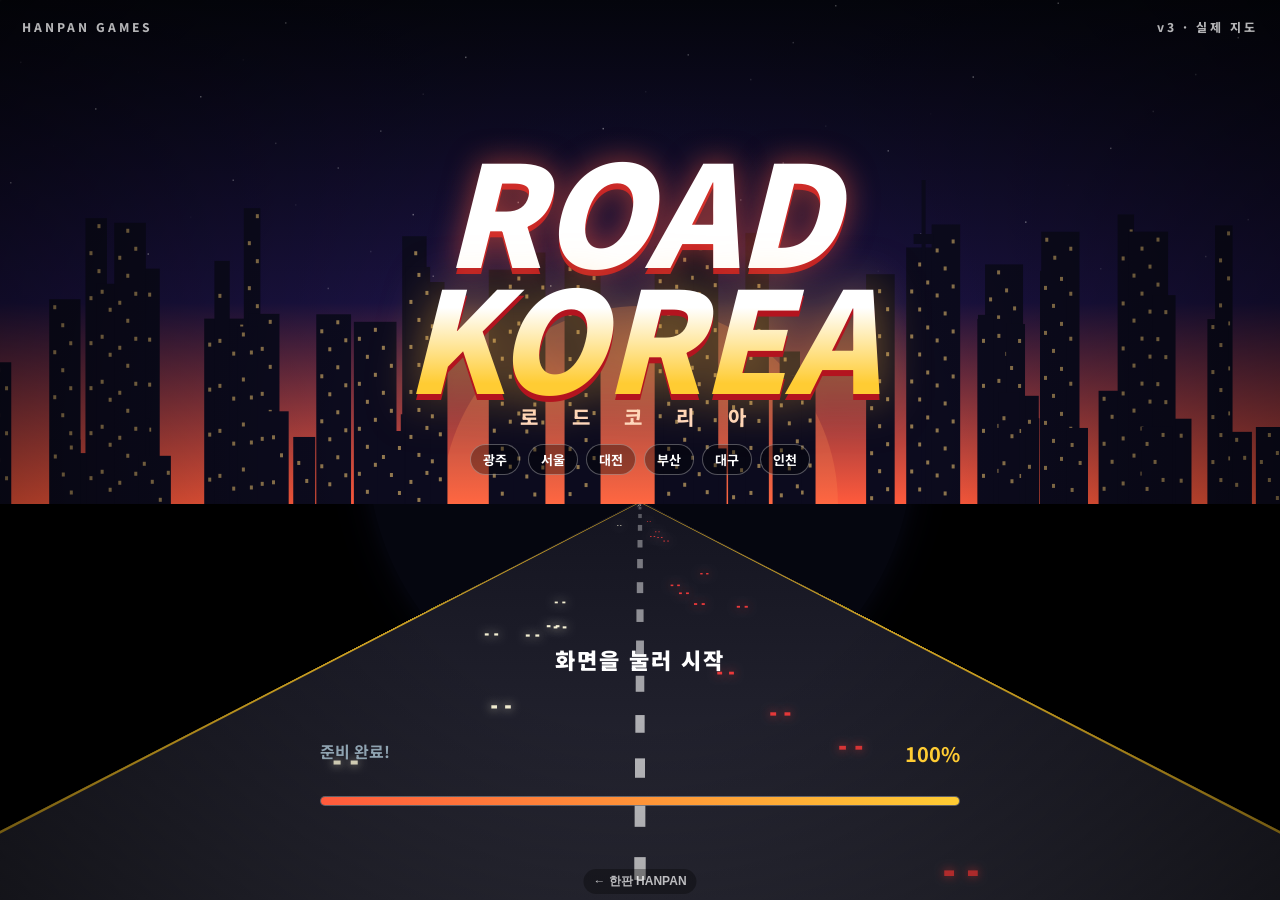
<file: roadkorea/index.html>
<!DOCTYPE html>
<html lang="ko">
<head>
<meta charset="utf-8">
<meta name="viewport" content="width=device-width, initial-scale=1, maximum-scale=1, user-scalable=no">
<title>로드 코리아 — 실제 지도 3D 오픈월드 드라이빙</title>
<link rel="preconnect" href="https://fonts.googleapis.com">
<link rel="preconnect" href="https://fonts.gstatic.com" crossorigin>
<link href="https://fonts.googleapis.com/css2?family=Noto+Sans+KR:wght@400;500;700;800;900&display=swap" rel="stylesheet">
<link rel="stylesheet" href="css/style.css">
<script type="importmap">
{ "imports": {
  "three": "../vendor/three/three.module.js",
  "three/addons/": "../vendor/three/addons/"
} }
</script>
</head>
<body>
<div id="game"></div>

<!-- ===== 게임 화면 HUD ===== -->
<div id="hud" class="hidden">
  <div id="hudproj" class="hidden"></div><div id="recdot" class="hidden">● REC</div>
  <div id="topLeft" class="panel">
    <div id="money" class="money-now"></div>
    <div id="clock"></div>
    <div id="road"><div id="limit" class="hidden"></div><div id="roadName"></div></div>
  </div>
  <div id="mission"></div>
  <div id="topRight">
    <button id="btn-nav" class="navbtn" title="내비게이션 (N)">🧭 내비</button>
    <button id="btn-scc" class="adbtn" title="스마트 크루즈 컨트롤 (O)">⟳ SCC</button>
    <button id="btn-auto" class="adbtn" title="자율주행 (U)">🤖 자율주행</button>
    <button id="camname" title="카메라 바꾸기 (C)"></button>
    <button class="ico" id="btn-help" title="도움말">?</button>
    <button class="ico" id="btn-pause" title="일시정지">❚❚</button>
  </div>
  <div id="navui" class="hidden">
    <div id="nav-card">
      <div class="nc-main"><div id="nav-arrow" class="nc-arrow"></div><div class="nc-text"><div id="nav-dist" class="nc-dist"></div><div id="nav-turn" class="nc-turn"></div></div></div>
      <div class="nc-prog"><i id="nav-prog"></i></div>
      <div id="nav-road" class="nc-road"></div>
      <div id="nav-lanes" class="nc-lanes"></div>
      <div id="nav-then" class="nc-then"></div>
    </div>
  </div>
  <div id="nav-bar" class="hidden"><span class="nb-flag">🏁</span><div class="nb-dest" id="nav-dest"></div><div class="nb-cell"><b id="nav-rem"></b><small>남은 거리</small></div><div class="nb-cell"><b id="nav-eta"></b><small id="nav-min">도착</small></div><button id="nav-stop" title="안내 종료">✕</button></div>
  <div id="camwarn" class="hidden"><div class="cw-sign"><b id="cw-lim">60</b></div><div class="cw-txt"><b id="cw-dist">300m</b><small>📷 과속 단속</small></div></div>
  <div id="flash"></div>
  <div id="toasts"></div>
  <div id="mpbox"></div>
  <div id="chatlog"></div>
  <input id="chatin" class="hidden" maxlength="120" placeholder="메시지를 입력하고 Enter">
  <div id="hint" class="hidden"></div>
  <div id="prompt" class="hidden"></div>
  <canvas id="minimap" width="260" height="260"></canvas>
  <canvas id="speedo" width="300" height="230"></canvas>
  <div id="status"></div>
  <div id="bigmap" class="hidden"><canvas id="bigmap-canvas" width="1000" height="800"></canvas><p>Tab을 떼면 닫혀요 · N: 내비 목적지 설정</p></div>
  <div id="fps" class="hidden"></div>
  <div id="adas" class="hidden"></div>
  <div id="hudspeed" class="hidden"><b>0</b><span id="hudgear">D</span></div>
  <div id="ctrlbar">
    <div class="crow">
      <button data-act="blinkL" class="blink" title="왼쪽 깜빡이 (Z)"><svg viewBox="0 0 40 40"><path d="M4 20 L18 7 V14 H34 V26 H18 V33 Z" fill="currentColor"/></svg></button>
      <button data-act="wiper" title="와이퍼 (K)"><svg viewBox="0 0 40 40"><path d="M6 26 Q20 4 34 26" fill="none" stroke="currentColor" stroke-width="3"/><path d="M20 30 L29 12" stroke="currentColor" stroke-width="3"/><circle cx="20" cy="31" r="3" fill="currentColor"/></svg></button>
      <button data-act="cabin" title="실내등 (J)"><svg viewBox="0 0 40 40"><path d="M10 22 A10 10 0 0 1 30 22 Z" fill="none" stroke="currentColor" stroke-width="3"/><path d="M12 27v6M17 27v6M22 27v6M27 27v6" stroke="currentColor" stroke-width="2.5"/></svg></button>
      <button data-act="door0" class="busonly" title="앞문 (1)"><svg viewBox="0 0 40 40"><rect x="10" y="5" width="20" height="30" fill="none" stroke="currentColor" stroke-width="3"/><path d="M20 5v30M10 18h20" stroke="currentColor" stroke-width="2"/></svg></button>
      <button data-act="door1" class="busonly" title="뒷문 (2)"><svg viewBox="0 0 40 40"><rect x="11" y="5" width="18" height="30" rx="2" fill="none" stroke="currentColor" stroke-width="3"/><rect x="14" y="9" width="12" height="12" fill="currentColor"/></svg></button>
      <button data-act="blinkR" class="blink" title="오른쪽 깜빡이 (X)"><svg viewBox="0 0 40 40"><path d="M36 20 L22 7 V14 H6 V26 H22 V33 Z" fill="currentColor"/></svg></button>
    </div>
    <div class="crow">
      <button data-act="key" title="시동 (I)"><svg viewBox="0 0 40 40"><circle cx="27" cy="13" r="7" fill="none" stroke="currentColor" stroke-width="3"/><path d="M22 18 L8 32 M12 28l4 4M15 25l3 3" stroke="currentColor" stroke-width="3"/></svg></button>
      <button data-act="park" title="사이드브레이크 (B)"><svg viewBox="0 0 40 40"><rect x="7" y="27" width="26" height="6" fill="currentColor"/><path d="M12 25 L28 9" stroke="currentColor" stroke-width="6" stroke-linecap="round"/></svg></button>
      <button data-act="lights" title="전조등 (L)"><svg viewBox="0 0 40 40"><path d="M22 8 C34 8 34 32 22 32 Z" fill="none" stroke="currentColor" stroke-width="3"/><path d="M5 12h12M5 18h12M5 24h12M5 30h12" stroke="currentColor" stroke-width="2.5"/></svg></button>
      <button data-act="garage" title="정비·차고"><svg viewBox="0 0 40 40"><path d="M27 6a8 8 0 0 0-8 10L7 28l5 5 12-12a8 8 0 0 0 10-8l-5 3-4-1-1-4z" fill="currentColor"/></svg></button>
      <button data-act="cam" title="카메라 바꾸기 (C)"><svg viewBox="0 0 40 40"><rect x="5" y="12" width="22" height="17" rx="3" fill="none" stroke="currentColor" stroke-width="3"/><path d="M27 18 L35 13 V28 L27 23 Z" fill="currentColor"/></svg></button>
      <button data-act="mirror" title="사이드미러 (M)"><svg viewBox="0 0 40 40"><path d="M14 12h18a3 3 0 0 1 3 3v8a3 3 0 0 1-3 3H14z" fill="none" stroke="currentColor" stroke-width="3"/><path d="M14 19H6M6 15v8" stroke="currentColor" stroke-width="3"/></svg></button>
      <button data-act="more" title="더 보기"><svg viewBox="0 0 40 40"><path d="M10 14h20L20 28z" fill="currentColor"/></svg></button>
    </div>
    <div class="crow more hidden">
      <button data-act="hazard" title="비상등 (V)"><svg viewBox="0 0 40 40"><path d="M20 6 L35 33 H5 Z" fill="none" stroke="#d42a2a" stroke-width="4"/></svg></button>
      <button data-act="horn" title="경적 (H)">📯</button>
      <button data-act="scc" title="스마트 크루즈 (O)"><svg viewBox="0 0 40 40"><path d="M8 26 A13 13 0 1 1 32 26" fill="none" stroke="currentColor" stroke-width="3"/><path d="M20 26 L28 14" stroke="currentColor" stroke-width="3"/><circle cx="20" cy="26" r="3" fill="currentColor"/></svg><small>SCC</small></button>
      <button data-act="sccdn" title="설정 속도 -5 (-)">−</button>
      <button data-act="sccup" title="설정 속도 +5 (+)">＋</button>
      <button data-act="auto" title="자율주행 (U)"><svg viewBox="0 0 40 40"><circle cx="20" cy="20" r="14" fill="none" stroke="currentColor" stroke-width="3"/><circle cx="20" cy="20" r="4" fill="currentColor"/><path d="M6 18 H16 M24 18 H34 M20 24 V34" stroke="currentColor" stroke-width="3"/></svg><small>자율</small></button>
    </div>
  </div>
  <div id="gearsel" title="기어 (G)"><button data-g="P">P</button><button data-g="R">R</button><button data-g="N">N</button><button data-g="D">D</button><button data-g="auto" class="auto">자동</button></div>
  <div id="pedals" class="hidden">
    <button id="pedal-brake" data-k="KeyS" title="브레이크 (S)"><svg viewBox="0 0 100 90" preserveAspectRatio="none"><path d="M8 4h84l6 82H2z" fill="#b9bfc4" stroke="#6d757c" stroke-width="3"/><g fill="#7c858d"><rect x="18" y="14" width="12" height="60" rx="6"/><rect x="38" y="14" width="12" height="60" rx="6"/><rect x="58" y="14" width="12" height="60" rx="6"/><rect x="76" y="14" width="10" height="60" rx="5"/></g></svg></button>
    <button id="pedal-gas" data-k="KeyW" title="엑셀 (W)"><svg viewBox="0 0 80 190" preserveAspectRatio="none"><rect x="3" y="3" width="74" height="184" rx="8" fill="#9fe0b0" stroke="#5c9a6e" stroke-width="3"/><g fill="#1d2a22"><circle cx="18" cy="22" r="7"/><circle cx="40" cy="22" r="7"/><circle cx="62" cy="22" r="7"/><circle cx="18" cy="45" r="7"/><circle cx="40" cy="45" r="7"/><circle cx="62" cy="45" r="7"/><circle cx="18" cy="68" r="7"/><circle cx="40" cy="68" r="7"/><circle cx="62" cy="68" r="7"/><circle cx="18" cy="91" r="7"/><circle cx="40" cy="91" r="7"/><circle cx="62" cy="91" r="7"/><circle cx="18" cy="114" r="7"/><circle cx="40" cy="114" r="7"/><circle cx="62" cy="114" r="7"/><circle cx="18" cy="137" r="7"/><circle cx="40" cy="137" r="7"/><circle cx="62" cy="137" r="7"/><circle cx="18" cy="160" r="7"/><circle cx="40" cy="160" r="7"/><circle cx="62" cy="160" r="7"/></g></svg></button>
  </div>
  <div id="wheelpad" class="hidden"><svg viewBox="-110 -110 220 220"><circle r="96" fill="none" stroke="#2a2d31" stroke-width="22"/><circle r="96" fill="none" stroke="#45494f" stroke-width="4" stroke-dasharray="2 9"/><path d="M-80 -6 L-30 -10 L-30 12 L-82 18 Z M80 -6 L30 -10 L30 12 L82 18 Z" fill="#33373c"/><path d="M-22 18 L-52 72 L-34 82 L-8 26 Z M22 18 L52 72 L34 82 L8 26 Z" fill="#2d3135"/><ellipse rx="40" ry="34" fill="#3a3e43"/><ellipse rx="22" ry="12" fill="none" stroke="#9aa3ab" stroke-width="3"/><circle cx="-60" cy="2" r="5" fill="#555"/><circle cx="60" cy="2" r="5" fill="#555"/></svg></div>

</div>

<!-- ===== 메뉴 화면들 ===== -->
<section id="s-title" class="screen">
  <div class="t2-left">
    <button data-go="settings" class="t2-ic" title="설정">⚙️</button>
    <button data-go="map" class="t2-ic" title="맵 선택">🗺️</button>
    <button data-go="mp" class="t2-ic" title="멀티플레이">👥</button>
    <button data-go="admin" class="t2-ic" title="버스 관리자">🏢</button>
    <button data-go="exit" class="t2-ic sm" title="게임 종료">⏻</button>
  </div>
  <div class="t2-right">
    <div class="t2-money"><span class="coin">₩</span><b id="t-money"></b></div>
    <button data-go="shop" class="t2-cart" title="자동차 상점">🛒<small>상점</small></button>
  </div>
  <button class="t2-quest" data-go="quest"><b>일일퀘스트</b><span id="t-quest"></span></button>
  <div class="t2-bubble" id="t-bubble">로드 코리아에 오신 것을 환영합니다.<small>광주 · 서울 · 대전 · 부산 · 대구 · 인천, 실제 지도로 이어진 3D 오픈월드</small></div>
  <button class="t-arrow left" id="t-prev" title="이전 차">◀</button>
  <button class="t-arrow right" id="t-next" title="다음 차">▶</button>
  <div class="t2-car"><b id="t-car"></b><small id="t-kind"></small><span id="t-plate"></span><button id="t-garage">🔧 꾸미기</button></div>
  <div class="t2-player"><span class="t-ava">🧍</span><b id="t-name"></b></div>
  <div class="t2-bar">
    <button data-go="quest"><i>🏁</i>퀘스트</button>
    <button data-go="shop"><i>🚘</i>자동차 상점</button>
    <button data-go="char"><i>🚶</i>캐릭터 선택</button>
    <button id="t-pick"><i>🚗</i>차 선택</button>
    <button data-go="modes" class="play">플레이</button>
  </div>
  <small class="t-credit">지도 데이터 © OpenStreetMap contributors (ODbL) · 타일 © OpenMapTiles / OpenFreeMap</small>
</section>

<section id="s-modes" class="screen">
  <div class="sheet">
    <header><button data-go="title" class="back">←</button><h1>게임 모드 선택</h1></header>
    <div id="modes-grid"></div>
  </div>
</section>

<section id="s-bussetup" class="screen">
  <div class="sheet">
    <header><button data-go="modes" class="back">←</button><h1 id="bs-title">버스 운전</h1></header>
    <div class="cols2">
      <div><h3>노선 고르기</h3><div id="bs-routes" class="rows"></div></div>
      <div><h3>버스 고르기</h3><div id="bs-buses" class="rows"></div>
        <div class="tip">🚏 정류장에 멈추면 <b>1</b>로 앞문(승차), <b>2</b>로 뒷문(하차)을 열고, 승객이 다 타고 내리면 문을 닫고 출발해요. 하차벨이 울리면 꼭 세워 주세요!</div>
        <button id="bs-start" class="primary big">운행 시작 ▶</button></div>
    </div>
  </div>
</section>

<section id="s-shop" class="screen">
  <div class="sheet wide">
    <header><button data-go="back" class="back">←</button><h1>차량 판매점</h1><span class="money-chip">💰 <b class="money-now"></b></span></header>
    <div class="shop">
      <div id="shop-brands"></div>
      <div id="shop-list"></div>
      <div id="shop-detail"></div>
    </div>
    <div id="compare-bar"></div>
  </div>
</section>

<section id="s-garage" class="screen">
  <div class="sheet wide">
    <header><button data-go="back" class="back">←</button><h1>내 차고</h1><span class="money-chip">💰 <b class="money-now"></b></span></header>
    <div class="garage"></div>
  </div>
</section>
<section id="s-busgarage" class="screen">
  <div class="sheet wide">
    <header><button data-go="back" class="back">←</button><h1>버스 차고</h1><span class="money-chip">💰 <b class="money-now"></b></span></header>
    <div class="garage"></div>
  </div>
</section>

<section id="s-map" class="screen">
  <div class="sheet wide">
    <header><button data-go="back" class="back">←</button><h1 id="map-title">맵 선택 · 광주광역시</h1></header>
    <div id="map-districts"></div>
    <div class="mapgrid">
      <div>
        <h3>출발 위치</h3>
        <div id="map-spawns"></div>
        <div class="mapbox"><canvas id="map-canvas" width="760" height="420"></canvas>
          <div class="map-ctl"><button id="map-zin" title="확대">＋</button><button id="map-zout" title="축소">－</button><button id="map-zfit" title="전체 보기">⤢</button></div>
          <div class="map-lay"><button id="map-l-sub" class="sel">🚇 지하철</button><button id="map-l-pl" class="sel">🏫 학교·장소</button></div>
          <div id="map-load" class="map-load hidden"></div>
        </div>
        <div id="map-info" class="map-info"></div>
      </div>
      <div>
        <h3>시간 <span id="map-hour-l"></span></h3>
        <input type="range" id="map-hour" min="0" max="23.9" step="0.1">
        <div id="map-time-presets" class="opts small"><button data-h="5.6">🌅 새벽</button><button data-h="12">☀️ 낮</button><button data-h="18.4">🌇 일몰</button><button data-h="22">🌙 밤</button></div>
        <h3>날씨</h3>
        <div id="map-weather" class="opts small"></div>
        <button id="map-go" class="primary big">확인</button>
      </div>
    </div>
  </div>
</section>

<section id="s-mp" class="screen">
  <div class="sheet">
    <header><button data-go="back" class="back">←</button><h1>👥 멀티플레이</h1></header>
    <div class="cols2">
      <div>
        <h3>내 닉네임</h3>
        <input id="mp-name" maxlength="12" style="width:100%">
        <h3>채널</h3>
        <div id="mp-ch" class="opts small"></div>
        <div id="mp-status" class="tip"></div>
        <button id="mp-go" class="primary big" style="width:100%">함께 달리기 ▶</button>
        <button id="mp-leave" style="width:100%;margin-top:8px">멀티플레이 끄기</button>
      </div>
      <div>
        <h3>이 채널에 있는 사람</h3>
        <div id="mp-list" class="rows"></div>
        <div class="tip">멀티플레이는 이 버전에서 준비 중이에요. 같은 링크를 열고 <b>같은 채널</b>에 들어오면 서로의 차가 보이고, 게임 중 <kbd>Enter</kbd>로 채팅할 수 있어요.<br>(Claude에 로그인한 사람만 접속할 수 있어요)</div>
      </div>
    </div>
  </div>
</section>

<section id="s-char" class="screen">
  <div class="sheet wide">
    <header><button data-go="back" class="back">←</button><h1>🧍 캐릭터 선택</h1></header>
    <div class="garage"><div class="pv" id="char-pv" style="height:480px"></div><div id="char-opts"></div></div>
  </div>
</section>
<section id="s-quest" class="screen">
  <div class="sheet">
    <header><button data-go="back" class="back">←</button><h1>📋 일일 퀘스트</h1><span class="money-chip" id="q-left"></span></header>
    <div id="q-list" class="rows"></div>
    <p class="muted">퀘스트는 매일 밤 12시에 새로 바뀌어요.</p>
  </div>
</section>

<section id="s-nav" class="screen">
  <div class="sheet wide navsheet">
    <header><button id="nav-close" class="back">←</button><h1>🧭 빛고을 내비</h1><span class="muted" id="nav-here"></span>
      <div class="nav-opts"><label class="switch-l"><input type="checkbox" id="nav-voice"><i></i>음성 안내</label><label class="switch-l"><input type="checkbox" id="nav-3d"><i></i>3D 경로</label><label class="switch-l"><input type="checkbox" id="nav-auto"><i></i>미션 자동 안내</label></div></header>
    <div class="nav-grid">
      <div class="nav-left">
        <div class="nav-search"><span>🔎</span><input id="nav-q" placeholder="장소·정류장·도로 검색 (초성도 돼요: ㄱㅈㅇ)" autocomplete="off"><button id="nav-qx" class="ico">✕</button></div>
        <div id="nav-cats" class="chips"></div>
        <div id="nav-quick" class="nav-quick"></div>
        <div id="nav-results" class="nav-results"></div>
      </div>
      <div class="nav-right">
        <div class="nav-mapwrap"><canvas id="nav-map" width="820" height="620"></canvas>
          <div class="nav-maptools"><button id="nav-zin">＋</button><button id="nav-zout">－</button><button id="nav-me">◎</button></div>
          <div class="nav-maphint">지도를 드래그해서 움직이고, 누르면 그 위치를 목적지로 정해요</div></div>
        <div id="nav-plan" class="nav-plan"></div>
      </div>
    </div>
  </div>
</section>

<section id="s-admin" class="screen">
  <div class="sheet wide adsheet">
    <header><button data-go="back" class="back">←</button><h1>🏢 광주 시내버스 운영 관리자</h1><span class="muted" id="ad-day"></span><span class="money-chip">🏦 운영 자금 <b id="ad-cash"></b></span><span class="money-chip">💰 내 지갑 <b class="money-now"></b></span></header>
    <div id="ad-tabs" class="tabs adtabs"></div>
    <div id="ad-body"></div>
  </div>
</section>

<section id="s-settings" class="screen">
  <div class="sheet">
    <header><button data-go="back" class="back">←</button><h1>설정</h1></header>
    <div id="set-body" class="settings"></div>
    <button id="set-save" class="primary big">저장</button>
  </div>
</section>

<section id="s-pause" class="screen">
  <div class="sheet narrow">
    <header><h1>일시정지</h1><span class="money-chip">💰 <b class="money-now"></b></span></header>
    <div class="menu-list">
      <button id="p-resume" class="primary big">▶ 계속하기</button>
      <button id="p-nav">🧭 내비게이션 · 목적지 설정</button>
      <button data-go="admin">🏢 버스 운영 관리자</button>
      <button data-go="map">🗺️ 맵 이동 · 시간 · 날씨</button>
      <button data-go="shop">🏬 차량 구매</button>
      <button data-go="garage">🚗 내 차고</button>
      <button data-go="busgarage">🚌 버스 차고</button>
      <button data-go="settings">⚙️ 설정</button>
      <button data-go="help">❓ 조작법</button>
      <button id="p-menu">🏠 메인 메뉴로</button>
    </div>
  </div>
</section>

<section id="s-help" class="screen">
  <div class="sheet">
    <header><button data-go="back" class="back">←</button><h1>조작법</h1></header>
    <div class="help">
      <div><h3>운전</h3>
        <p><kbd>W</kbd> / <kbd>↑</kbd> 가속 · <kbd>S</kbd> / <kbd>↓</kbd> 브레이크 (멈춘 뒤 계속 누르면 후진)</p>
        <p><kbd>A</kbd> <kbd>D</kbd> / <kbd>←</kbd> <kbd>→</kbd> 핸들 · <kbd>Space</kbd> 사이드 브레이크</p>
        <p><kbd>H</kbd> 경적 · <kbd>L</kbd> 전조등 · <kbd>Z</kbd> <kbd>X</kbd> 왼쪽/오른쪽 깜빡이 · <kbd>V</kbd> 비상등 · <kbd>K</kbd> 와이퍼</p>
        <p><kbd>E</kbd> 차에서 내리기·타기 / 주유·충전 · <kbd>C</kbd> 카메라 바꾸기 · <kbd>M</kbd> 사이드미러 화면</p>
        <p>마우스 끌기: 둘러보기 · 휠: 확대/축소 · <kbd>Tab</kbd> 큰 지도 · <kbd>Esc</kbd> 일시정지</p></div>
      <div><h3>버스</h3>
        <p><kbd>1</kbd> 앞문 열기/닫기 (승차) · <kbd>2</kbd> 뒷문 열기/닫기 (하차)</p>
        <p>정류장 표시(노란 기둥)에 앞문을 맞춰 멈추세요. 하차벨이 울리면 꼭 정차! 문을 연 채 달리면 벌금이에요.</p>
        <p>버스는 승용차보다 회전반경이 크고 제동거리가 길어요. 교차로에서는 크게 돌고 일찍 브레이크를 밟으세요.</p></div>
      <div><h3>도로 규칙</h3>
        <p>🚦 빨간불 정지 · 제한속도 표지판 확인 · 파란 선 차로는 버스전용차로 · 노란 중앙선 넘지 않기</p>
        <p>🚂 건널목 경보등이 깜빡이고 차단기가 내려가면 정지선에서 기다려요. 금남로 남쪽은 철도 아래로 지나가는 <b>금남 지하차도</b>예요.</p>
        <p>🅿️ 주차 연습장의 경사로로 내려가면 <b>지하주차장(B1)</b>이 있어요. 높이제한 2.3m라 버스는 못 들어가요.</p>
        <p>자유 카메라: <kbd>W A S D</kbd> 이동, <kbd>R</kbd>/<kbd>F</kbd> 위/아래, <kbd>Shift</kbd> 빠르게</p></div>
    </div>
  </div>
</section>

<section id="s-exit" class="screen">
  <div class="sheet narrow center">
    <h1>👋 수고하셨어요!</h1>
    <p>진행 상황(돈, 차고, 발견한 장소)은 이 브라우저에 자동으로 저장됐어요.<br>이 탭을 닫으면 게임이 끝나요.</p>
    <button id="exit-restart" class="primary big">다시 시작하기</button>
  </div>
</section>

<div id="modal" class="hidden"></div>

<div id="loading">
  <canvas id="loadCv"></canvas>
  <div class="ld-top"><span class="ld-brand">HANPAN GAMES</span><span class="ld-ver">v3 · 실제 지도</span></div>
  <div class="ld-logo"><div class="ld-road">ROAD</div><div class="ld-korea">KOREA</div><div class="ld-kr">로 드 코 리 아</div></div>
  <div class="ld-cities"><span>광주</span><span>서울</span><span>대전</span><span>부산</span><span>대구</span><span>인천</span></div>
  <div class="ld-bottom">
    <div class="ld-row"><div id="loadText">엔진 시동 거는 중...</div><b id="loadPct">0%</b></div>
    <div class="load-bar"><i id="loadFill"></i></div>
    <div id="loadTip">팁 · 버스 기사 모드에서는 정류장마다 문을 열고 승객을 태워야 해요.</div>
  </div>
  <div id="ldStart" class="hidden">화면을 눌러 시작</div>
</div>
<script>
(function(){
  var cv=document.getElementById('loadCv'),g=cv.getContext('2d'),t0=performance.now(),W,H,dpr=Math.min(2,devicePixelRatio||1);
  var TIPS=['버스 기사 모드에서는 정류장마다 문을 열고 승객을 태워야 해요.','고속도로로 광주에서 서울 · 대전 · 부산 · 대구 · 인천까지 이어져요.','기차역에서 내려 걸어 들어가면 SRT · KTX를 타고 다른 도시로 갈 수 있어요.','공항에서는 비행기를 타고 김포 ↔ 광주 ↔ 김해로 이동해요.','C 키로 시점을 바꾸고, 버스는 실내 시점에서 승객을 볼 수 있어요.','설정 → 그래픽 품질에서 낮음을 고르면 휴대폰에서 더 부드러워요.','관리자 화면에서 버스 회사 · 배차 간격 · 지하철 노선을 관리할 수 있어요.'];
  var FP=0,ti=0;setInterval(function(){var e=document.getElementById('loadTip');if(e&&!document.getElementById('loading').classList.contains('hidden')){ti=(ti+1)%TIPS.length;e.style.opacity=0;setTimeout(function(){e.textContent='팁 · '+TIPS[ti];e.style.opacity=1;},300);}},4200);
  function rs(){W=innerWidth;H=innerHeight;cv.width=W*dpr;cv.height=H*dpr;cv.style.width=W+'px';cv.style.height=H+'px';}
  rs();addEventListener('resize',rs);
  var bld=[];for(var i=0;i<80;i++)bld.push({x:Math.random()*2-1,w:0.02+Math.random()*0.05,h:0.05+Math.random()*0.28,l:Math.random()});
  var cars=[];for(i=0;i<26;i++)cars.push({z:Math.random(),lane:(Math.random()<0.5?-1:1)*(0.15+Math.random()*0.5),sp:0.12+Math.random()*0.2});
  function f(t){
    var L=document.getElementById('loading');if(L.classList.contains('hidden'))return;requestAnimationFrame(f);
    var T=(t-t0)/1000;g.setTransform(dpr,0,0,dpr,0,0);
    var hz=H*0.56,sky=g.createLinearGradient(0,0,0,hz);sky.addColorStop(0,'#05060f');sky.addColorStop(0.6,'#1a1240');sky.addColorStop(1,'#ff5a3c');g.fillStyle=sky;g.fillRect(0,0,W,hz);
    g.fillStyle='rgba(255,255,255,.7)';for(i=0;i<60;i++){var sx=(i*137.5%W),sy=(i*71.3%(hz*0.6));g.globalAlpha=0.3+0.3*Math.sin(T*2+i);g.fillRect(sx,sy,1.5,1.5);}g.globalAlpha=1;
    g.fillStyle='rgba(255,140,80,.25)';g.beginPath();g.arc(W/2,hz,H*0.22,Math.PI,0);g.fill();
    for(i=0;i<bld.length;i++){var b=bld[i],bx=W/2+b.x*W*0.6,bw=b.w*W*0.5,bh=b.h*H;g.fillStyle='#0c0b1e';g.fillRect(bx,hz-bh,bw,bh);g.fillStyle='rgba(255,210,120,.55)';for(var wy=hz-bh+6;wy<hz-6;wy+=9)for(var wx=bx+4;wx<bx+bw-4;wx+=8)if(((wx*7+wy*3+((T*0.3+b.l)*3|0))|0)%5===0)g.fillRect(wx,wy,3,4);}
    // 남산타워 비슷한 탑 실루엣
    g.fillStyle='#0c0b1e';g.fillRect(W*0.72,hz-H*0.36,4,H*0.36);g.fillRect(W*0.72-8,hz-H*0.3,20,10);
    var rd=g.createLinearGradient(0,hz,0,H);rd.addColorStop(0,'#141420');rd.addColorStop(1,'#2a2a36');g.fillStyle=rd;g.beginPath();g.moveTo(W/2-6,hz);g.lineTo(W/2+6,hz);g.lineTo(W*1.1,H);g.lineTo(-W*0.1,H);g.fill();
    for(i=0;i<14;i++){var z=((i/14)+T*0.55)%1,z2=z+0.03,y1=hz+(H-hz)*z*z,y2=hz+(H-hz)*Math.min(1,z2*z2);g.fillStyle='rgba(255,255,255,'+(0.2+z*0.6)+')';var w1=2+z*10;g.fillRect(W/2-w1/2,y1,w1,Math.max(1,y2-y1));}
    g.fillStyle='rgba(255,200,40,.8)';for(var sgn=-1;sgn<=1;sgn+=2){g.beginPath();g.moveTo(W/2+sgn*3,hz);g.lineTo(W/2+sgn*W*0.6,H);g.lineTo(W/2+sgn*W*0.6+sgn*6,H);g.lineTo(W/2+sgn*4,hz);g.fill();}
    for(i=0;i<cars.length;i++){var c=cars[i];c.z+=c.sp*0.016*(c.lane>0?1:-0.6);if(c.z>1)c.z-=1;if(c.z<0)c.z+=1;var zz=c.z*c.z,cy=hz+(H-hz)*zz,cx=W/2+c.lane*W*0.55*zz,s=1+zz*14;g.fillStyle=c.lane>0?'rgba(255,60,60,.9)':'rgba(255,250,220,.95)';g.shadowColor=g.fillStyle;g.shadowBlur=10;g.fillRect(cx-s*1.2,cy,s*0.7,s*0.4);g.fillRect(cx+s*0.5,cy,s*0.7,s*0.4);g.shadowBlur=0;}
    var vg=g.createRadialGradient(W/2,H/2,H*0.3,W/2,H/2,H);vg.addColorStop(0,'rgba(0,0,0,0)');vg.addColorStop(1,'rgba(0,0,0,.65)');g.fillStyle=vg;g.fillRect(0,0,W,H);
    FP+=(92-FP)*0.012;var fl=document.getElementById('loadFill'),pc=document.getElementById('loadPct');if(fl&&(parseFloat(fl.style.width)||0)<FP)fl.style.width=FP+'%';if(fl&&pc)pc.textContent=Math.round(parseFloat(fl.style.width)||0)+'%';
  }
  requestAnimationFrame(f);
})();
</script>

<div id="worldPill" class="hidden"><i></i><span>광주 지도를 준비하는 중...</span></div>
<div id="errbox" class="hidden"></div>
<script>
  function __showErr(m){var b=document.getElementById('errbox');if(!b)return;b.classList.remove('hidden');b.textContent='⚠️ 오류가 났어요 (이 문구를 개발자에게 알려 주세요): '+m;}
  window.addEventListener('error',function(e){__showErr((e.message||'')+' @ '+((e.filename||'').split('/').pop())+':'+e.lineno);});
  window.addEventListener('unhandledrejection',function(e){__showErr(String(e.reason&&e.reason.stack||e.reason).slice(0,300));});
</script>
<script type="module" src="js/main.js"></script>
<a href="../index.html" id="hanpanHome" style="position:fixed;left:50%;bottom:6px;transform:translateX(-50%);z-index:9999;font:700 12px sans-serif;color:#fff;background:rgba(0,0,0,.45);padding:4px 10px;border-radius:99px;text-decoration:none;opacity:.7">← 한판 HANPAN</a>
</body>
</html>
</file>
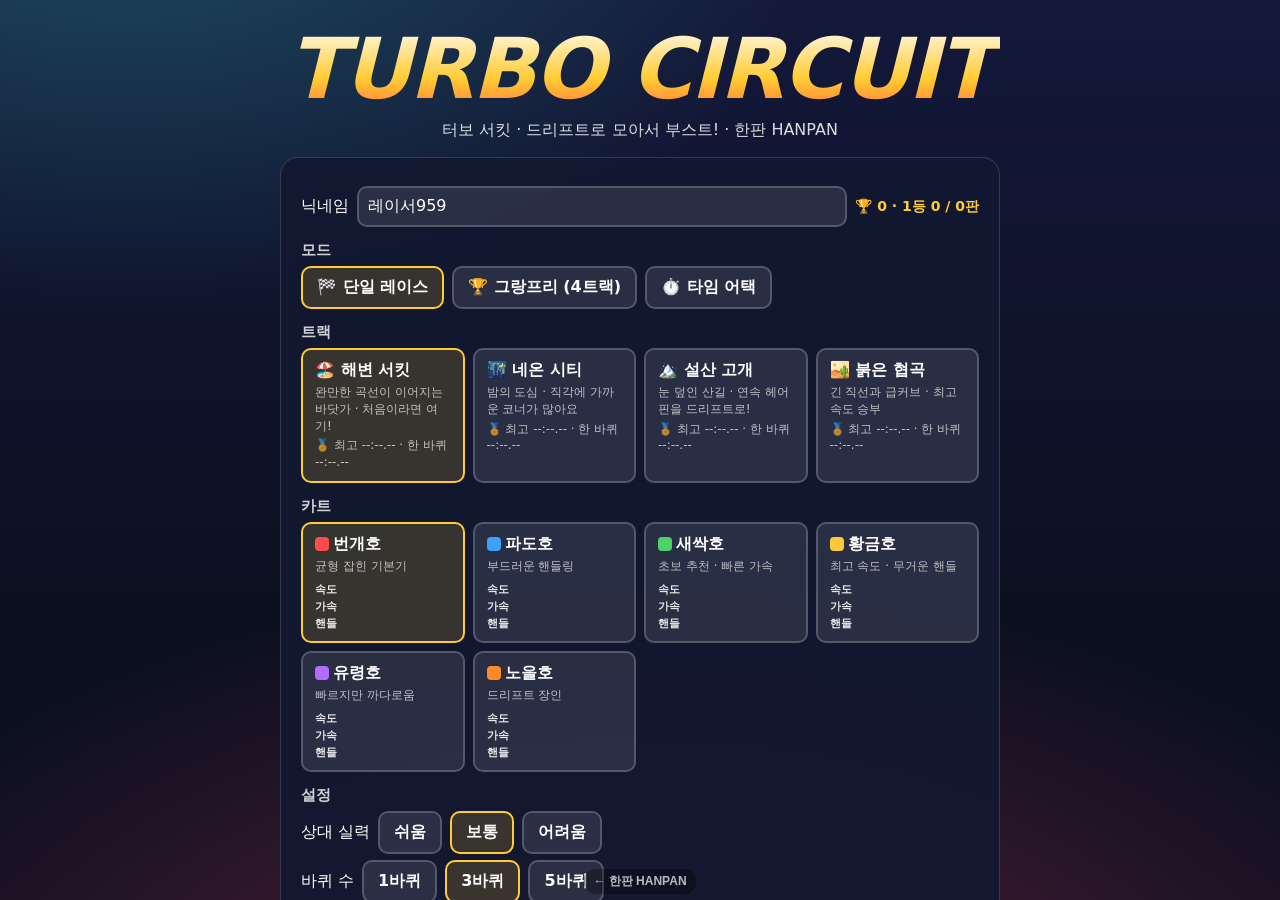
<file: turbocircuit/index.html>
<!DOCTYPE html>
<html lang="ko">
<head>
<meta charset="utf-8">
<meta name="viewport" content="width=device-width, initial-scale=1, maximum-scale=1, user-scalable=no">
<title>터보 서킷 — 카트 레이싱</title>
<script type="importmap">{ "imports": { "three": "../vendor/three/three.module.js" } }</script>
<style>
* { box-sizing: border-box; }
html, body { margin: 0; height: 100%; overflow: hidden; background: #0b1020; color: #fff; font-family: "Pretendard", "Noto Sans KR", system-ui, sans-serif; user-select: none; -webkit-user-select: none; touch-action: none; }
button { font: inherit; color: #fff; background: rgba(255,255,255,.1); border: 2px solid rgba(255,255,255,.2); border-radius: 10px; padding: 9px 14px; cursor: pointer; font-weight: 700; }
button:hover { border-color: rgba(255,255,255,.45); }
button.primary { background: linear-gradient(180deg, #ff6a3d, #ff3d6e); border: 0; color: #fff; } button.sel { border-color: #ffcc33; background: rgba(255,204,51,.16); } button.big { font-size: 20px; padding: 14px 28px; }
input { font: inherit; background: rgba(255,255,255,.1); color: #fff; border: 2px solid rgba(255,255,255,.2); border-radius: 10px; padding: 9px; }
.hidden { display: none !important; } .muted { opacity: .7; font-size: 13px; line-height: 1.6; } .row { display: flex; gap: 8px; align-items: center; flex-wrap: wrap; margin: 10px 0; }
.screen { position: fixed; inset: 0; overflow: auto; }
#menu { display: grid; place-items: center; padding: 20px; background: radial-gradient(900px 500px at 50% 120%, #ff3d6e55, transparent), radial-gradient(700px 400px at 10% -10%, #36d1c444, transparent), linear-gradient(180deg, #14183a, #0b1020 70%); }
.logo { text-align: center; } .logo h1 { margin: 0; font-size: clamp(40px, 8vw, 84px); font-weight: 900; font-style: italic; letter-spacing: -2px; background: linear-gradient(180deg, #fff, #ffcc33 60%, #ff6a3d); -webkit-background-clip: text; background-clip: text; color: transparent; }
.logo p { margin: 2px 0 16px; opacity: .85; }
.card { background: rgba(18,24,48,.92); border: 1px solid rgba(255,255,255,.15); border-radius: 18px; padding: 18px 20px; width: min(720px, 94vw); }
.card h3 { margin: 14px 0 6px; font-size: 15px; opacity: .8; }
.grid { display: grid; grid-template-columns: repeat(auto-fill, minmax(150px, 1fr)); gap: 8px; }
.opt { text-align: left; display: flex; flex-direction: column; gap: 3px; padding: 10px 12px; }
.opt b { font-size: 16px; } .opt small { opacity: .7; font-weight: 500; font-size: 12px; line-height: 1.4; }
.bars { display: grid; grid-template-columns: 40px 1fr; gap: 2px 6px; font-size: 11px; font-weight: 600; opacity: .9; margin-top: 4px; }
.bars i { display: block; height: 6px; margin-top: 4px; border-radius: 3px; background: rgba(255,255,255,.12); overflow: hidden; } .bars i span { display: block; height: 100%; background: var(--c); }
.sw { display: inline-block; width: 14px; height: 14px; border-radius: 4px; background: var(--c); vertical-align: -2px; margin-right: 4px; }
#rec { color: #ffcc33; font-weight: 800; font-size: 14px; }
#play { overflow: hidden; } #view { position: absolute; inset: 0; } #view canvas { display: block; }
.hud { position: absolute; pointer-events: none; text-shadow: 0 2px 4px rgba(0,0,0,.6); }
#hpos { left: 18px; top: 12px; font-size: 64px; font-weight: 900; font-style: italic; line-height: 1; } #hpos small { font-size: 26px; opacity: .8; }
#hlap { left: 20px; top: 84px; font-size: 20px; font-weight: 800; } #htime { left: 20px; top: 112px; font-size: 16px; font-weight: 700; opacity: .9; font-variant-numeric: tabular-nums; }
#hitem { right: 16px; top: 12px; width: 92px; height: 92px; border-radius: 18px; background: rgba(0,0,0,.45); border: 3px solid rgba(255,255,255,.5); display: grid; place-items: center; font-size: 52px; }
#hitem.roll { animation: roll .12s infinite; } @keyframes roll { 50% { transform: scale(.9) rotate(8deg); } }
#hitem em { position: absolute; right: 6px; bottom: 2px; font-size: 18px; font-style: normal; font-weight: 900; }
#hspeed { right: 20px; bottom: 18px; font-size: 44px; font-weight: 900; font-style: italic; text-align: right; font-variant-numeric: tabular-nums; } #hspeed small { font-size: 16px; opacity: .8; }
#hcharge { right: 20px; bottom: 78px; width: 150px; height: 10px; border-radius: 5px; background: rgba(0,0,0,.4); overflow: hidden; } #hcharge i { display: block; height: 100%; width: 0; background: #36c8ff; }
#mini { position: absolute; left: 14px; bottom: 14px; width: 170px; height: 170px; pointer-events: none; opacity: .92; }
#hboard { left: 18px; top: 140px; font-size: 13px; font-weight: 700; } #hboard div { background: rgba(0,0,0,.35); margin-bottom: 2px; padding: 2px 8px; border-radius: 5px; width: 140px; } #hboard div.me { background: rgba(255,106,61,.7); }
#hmsg { left: 0; right: 0; top: 32%; text-align: center; font-size: 72px; font-weight: 900; font-style: italic; transition: opacity .3s; }
#hsub { left: 0; right: 0; top: 18%; text-align: center; font-size: 24px; font-weight: 800; }
#hwrong { left: 0; right: 0; top: 44%; text-align: center; font-size: 40px; font-weight: 900; color: #ff4b4b; }
#overlay { position: absolute; inset: 0; display: grid; place-items: center; background: rgba(5,8,20,.6); z-index: 20; }
table { border-collapse: collapse; width: 100%; font-size: 15px; } td, th { padding: 6px 8px; text-align: left; border-bottom: 1px solid rgba(255,255,255,.08); } tr.me td { background: rgba(255,106,61,.25); font-weight: 800; } th { opacity: .6; font-size: 12px; }
.num { text-align: right; font-variant-numeric: tabular-nums; }
#tpad { position: absolute; inset: 0; pointer-events: none; }
#tpad button { pointer-events: auto; position: absolute; width: 74px; height: 74px; border-radius: 50%; padding: 0; font-size: 26px; background: rgba(255,255,255,.14); }
#tpad button.on { background: rgba(255,204,51,.5); }
body.touch #mini { left: auto; right: 12px; top: 112px; bottom: auto; width: 110px; height: 110px; } body.touch #hspeed { right: auto; left: 20px; bottom: auto; top: 136px; font-size: 26px; text-align: left; } body.touch #hcharge { right: auto; left: 20px; bottom: auto; top: 172px; width: 110px; }
body.touch #hboard { display: none; }
</style>
</head>
<body>
<div id="menu" class="screen"><div>
  <div class="logo"><h1>TURBO CIRCUIT</h1><p>터보 서킷 · 드리프트로 모아서 부스트! · 한판 HANPAN</p></div>
  <div class="card">
    <div class="row"><span>닉네임</span><input id="nick" maxlength="10" style="flex:1"><span id="rec"></span></div>
    <h3>모드</h3><div id="modes" class="row" style="margin:0"></div>
    <h3>트랙</h3><div id="tracks" class="grid"></div>
    <h3>카트</h3><div id="karts" class="grid"></div>
    <h3>설정</h3>
    <div class="row" style="margin:0"><span>상대 실력</span><span id="diffs" class="row" style="margin:0"></span></div>
    <div class="row" style="margin:6px 0 0"><span>바퀴 수</span><span id="lapsel" class="row" style="margin:0"></span></div>
    <div class="row"><button id="go" class="primary big">🏁 출발!</button><span id="best" class="muted"></span></div>
    <p class="muted">⬆/W 가속 · ⬇/S 브레이크·후진 · ⬅➡/AD 핸들 · <b>Space / Shift 드리프트</b> (꺾으면서 누르고 있다가 떼면 부스트, 파랑 → 주황) · <b>E / Ctrl 아이템</b> · Esc 일시정지 · 출발 신호 직전(GO 바로 전)에 가속하면 스타트 부스트!</p>
  </div>
</div></div>
<div id="play" class="screen hidden">
  <div id="view"></div>
  <div id="hpos" class="hud"></div><div id="hlap" class="hud"></div><div id="htime" class="hud"></div><div id="hboard" class="hud"></div>
  <div id="hitem" class="hud"></div>
  <div id="hspeed" class="hud"></div><div id="hcharge" class="hud"><i></i></div>
  <canvas id="mini" width="340" height="340"></canvas>
  <div id="hsub" class="hud"></div><div id="hmsg" class="hud"></div><div id="hwrong" class="hud"></div>
  <div id="tpad" class="hidden">
    <button data-k="left" style="left:18px;bottom:30px">◀</button><button data-k="right" style="left:104px;bottom:30px">▶</button>
    <button data-k="brk" style="right:18px;bottom:30px;font-size:16px">브레이크</button><button data-k="drift" style="right:104px;bottom:30px;font-size:16px">드리프트</button>
    <button data-k="use" style="right:190px;bottom:30px">🎁</button>
    <button data-k="pause" style="right:122px;top:20px;width:46px;height:46px;font-size:18px">⏸</button>
  </div>
  <div id="overlay" class="hidden"></div>
</div>
<script type="module" src="./js/main.js"></script>
<a href="../index.html" id="hanpanHome" style="position:fixed;left:50%;bottom:6px;transform:translateX(-50%);z-index:9999;font:700 12px sans-serif;color:#fff;background:rgba(0,0,0,.45);padding:4px 10px;border-radius:99px;text-decoration:none;opacity:.7">← 한판 HANPAN</a>
</body>
</html>
</file>
<file: roadkorea/css/style.css>
:root {
  --bg: #0b1118;
  --panel: rgba(12, 20, 28, 0.78);
  --panel2: rgba(22, 34, 46, 0.9);
  --line: rgba(255, 255, 255, 0.1);
  --text: #eef3f6;
  --muted: #8fa3b1;
  --mint: #36d1c4;
  --mint2: #22bfb0;
  --warn: #ffb21a;
  --bad: #ff4d3d;
  --good: #2ee06a;
}
* { box-sizing: border-box; }
html, body { margin: 0; height: 100%; overflow: hidden; background: var(--bg); color: var(--text); font-family: 'Noto Sans KR', system-ui, sans-serif; -webkit-user-select: none; user-select: none; }
#game, #game canvas { position: fixed; inset: 0; width: 100%; height: 100%; display: block; touch-action: none; }
.hidden { display: none !important; }
button { font-family: inherit; color: var(--text); background: var(--panel2); border: 1px solid var(--line); border-radius: 12px; padding: 10px 14px; font-size: 15px; cursor: pointer; transition: background .15s, transform .1s, border-color .15s; }
button:hover { background: #24384a; border-color: rgba(54, 209, 196, .5); }
button:active { transform: scale(.98); }
button.primary { background: linear-gradient(135deg, var(--mint), #1aa596); color: #04211e; font-weight: 800; border: none; }
button.primary:hover { filter: brightness(1.08); }
button.danger { background: #5a1f1f; border-color: #8a2b2b; }
button.big { font-size: 18px; padding: 14px 18px; }
button:disabled { opacity: .4; cursor: default; }
input, select { font-family: inherit; font-size: 15px; background: #0e1a24; color: var(--text); border: 1px solid var(--line); border-radius: 10px; padding: 8px 10px; }
kbd { display: inline-block; min-width: 26px; padding: 2px 7px; margin: 0 1px; border-radius: 6px; background: #1d2c3a; border: 1px solid #2f4456; border-bottom-width: 3px; font-family: inherit; font-weight: 700; font-size: 13px; text-align: center; }
.muted { color: var(--muted); font-size: 13px; }
h1, h2, h3 { margin: 0; }

/* ===== 로딩 ===== */
#loading { position: fixed; inset: 0; display: grid; place-items: center; background: radial-gradient(circle at 50% 40%, #16303a, #070b10 70%); z-index: 50; }
.load-box { width: min(440px, 86vw); text-align: center; }
.load-bar { height: 10px; border-radius: 6px; background: #13212c; overflow: hidden; margin: 28px 0 12px; }
.load-bar i { display: block; height: 100%; width: 0; background: linear-gradient(90deg, var(--mint), #8cf0e6); transition: width .2s; }
#loadText { color: var(--muted); }
.logo { display: flex; align-items: center; gap: 14px; }
.logo.center { justify-content: center; }
.logo-badge { font-size: 40px; width: 64px; height: 64px; display: grid; place-items: center; border-radius: 18px; background: linear-gradient(135deg, var(--mint), #127e74); box-shadow: 0 8px 30px rgba(54, 209, 196, .35); }
.logo-kr { display: block; font-size: 34px; font-weight: 900; letter-spacing: -1px; text-align: left; }
.logo-sub { display: block; font-size: 13px; color: var(--muted); text-align: left; }

/* ===== 화면 공통 ===== */
.screen { position: fixed; inset: 0; display: none; z-index: 20; overflow: auto; }
.screen.show { display: block; }
#s-title.show { background: linear-gradient(180deg, rgba(5,10,16,.7) 0%, rgba(5,10,16,0) 18%, rgba(5,10,16,0) 72%, rgba(5,10,16,.85) 100%); }
.title-wrap { position: absolute; left: 6vw; top: 50%; transform: translateY(-50%); width: min(380px, 88vw); }
.title-wrap .menu-list { margin: 36px 0 22px; }
.menu-list { display: flex; flex-direction: column; gap: 9px; }
.menu-list button { text-align: left; font-size: 17px; padding: 13px 18px; background: rgba(18, 30, 41, .82); backdrop-filter: blur(6px); }
.menu-list button.primary { background: linear-gradient(135deg, var(--mint), #1aa596); }
.title-foot { color: var(--muted); font-size: 14px; line-height: 1.7; }
.title-foot b { color: var(--text); }
.screen:not(#s-title):not(#s-exit).show { background: rgba(5, 10, 16, .72); backdrop-filter: blur(3px); }
.sheet { margin: 4vh auto; width: min(980px, 94vw); background: var(--panel); border: 1px solid var(--line); border-radius: 20px; padding: 22px; backdrop-filter: blur(10px); }
.sheet.wide { width: min(1320px, 96vw); }
.sheet.narrow { width: min(420px, 92vw); margin-top: 12vh; }
.sheet.center { text-align: center; }
.sheet.center p { color: var(--muted); line-height: 1.7; margin: 18px 0 26px; }
.sheet header { display: flex; align-items: center; gap: 12px; margin-bottom: 18px; }
.sheet header h1 { font-size: 24px; flex: 1; }
.back { width: 42px; height: 42px; padding: 0; font-size: 20px; }
.money-chip { background: #0e1a24; border: 1px solid var(--line); padding: 8px 14px; border-radius: 999px; }
.tip { background: rgba(54, 209, 196, .08); border: 1px solid rgba(54, 209, 196, .3); border-radius: 12px; padding: 12px; color: #cfe; font-size: 14px; line-height: 1.6; margin: 14px 0; }
h3 { font-size: 15px; color: var(--muted); margin: 14px 0 8px; font-weight: 700; }

/* 모드 */
#modes-grid { display: grid; grid-template-columns: repeat(auto-fill, minmax(220px, 1fr)); gap: 12px; }
.mode-card { display: flex; flex-direction: column; align-items: flex-start; gap: 6px; text-align: left; padding: 16px; min-height: 170px; }
.mode-card .mi { font-size: 34px; }
.mode-card b { font-size: 17px; }
.mode-card small { color: var(--muted); line-height: 1.5; font-size: 13px; flex: 1; }
.mode-card em { font-style: normal; font-size: 12px; color: var(--mint); }
.cols2 { display: grid; grid-template-columns: 1fr 1fr; gap: 20px; }
.rows { display: flex; flex-direction: column; gap: 8px; }
.route-row { display: flex; align-items: center; gap: 12px; text-align: left; }
.route-row.sel, .vcard.sel, .brand.sel, .opts button.sel, .tabs button.sel, .spawn.sel { border-color: var(--mint); background: #163a40; }
.route-row b { display: block; } .route-row small { color: var(--muted); font-size: 12px; }
.rno { min-width: 58px; padding: 6px 8px; border-radius: 8px; font-weight: 900; text-align: center; color: #fff; font-size: 14px; }

/* 판매점 */
.shop { display: grid; grid-template-columns: 230px 1fr 470px; gap: 14px; min-height: 60vh; }
#shop-brands { display: flex; flex-direction: column; gap: 6px; }
#shop-brands .sec { font-size: 12px; color: var(--muted); margin: 6px 0 2px; font-weight: 700; }
.brand { display: flex; gap: 10px; align-items: center; text-align: left; padding: 8px 10px; }
.brand i { width: 34px; height: 34px; border-radius: 10px; display: grid; place-items: center; font-style: normal; font-weight: 900; color: #fff; flex: none; }
.brand b { display: block; font-size: 14px; } .brand small { display: block; font-size: 11px; color: var(--muted); }
#shop-list, .g-list { display: grid; grid-template-columns: repeat(auto-fill, minmax(160px, 1fr)); gap: 8px; align-content: start; max-height: 66vh; overflow: auto; padding-right: 4px; }
.vcard { position: relative; display: flex; flex-direction: column; align-items: flex-start; gap: 2px; text-align: left; padding: 12px; }
.vcard b { font-size: 16px; } .vcard small { color: var(--muted); font-size: 12px; } .vcard .ref { color: #7fbab3; }
.vcard em { font-style: normal; font-weight: 800; color: var(--warn); margin-top: 4px; }
.badge { position: absolute; top: 8px; right: 8px; font-size: 11px; background: var(--mint); color: #04211e; padding: 2px 7px; border-radius: 999px; font-weight: 800; }
#shop-detail, .g-main { background: var(--panel2); border: 1px solid var(--line); border-radius: 16px; padding: 14px; display: flex; flex-direction: column; gap: 10px; }
.pv { height: 260px; border-radius: 12px; background: radial-gradient(circle at 50% 30%, #2a3d4d, #0f1922); overflow: hidden; position: relative; cursor: grab; }
.preview-canvas { width: 100%; height: 100%; display: block; }
.dt-head { display: flex; justify-content: space-between; align-items: flex-start; gap: 10px; }
.dt-head h2 { font-size: 20px; } .dt-head p { margin: 4px 0 0; color: var(--muted); font-size: 13px; }
.price { font-size: 20px; font-weight: 900; color: var(--warn); white-space: nowrap; }
.dt-btns { display: flex; gap: 8px; } .dt-btns button { flex: 1; }
.bars { display: flex; flex-direction: column; gap: 6px; }
.bar { display: grid; grid-template-columns: 64px 1fr 150px; align-items: center; gap: 8px; font-size: 13px; }
.bar span { color: var(--muted); } .bar em { font-style: normal; text-align: right; font-size: 12px; }
.bar i { height: 8px; background: #0d1720; border-radius: 6px; overflow: hidden; }
.bar i b { display: block; height: 100%; background: linear-gradient(90deg, var(--mint), #8cf0e6); border-radius: 6px; }
#compare-bar { margin-top: 12px; display: flex; gap: 10px; align-items: center; flex-wrap: wrap; }
#compare-bar b { background: #163a40; padding: 6px 10px; border-radius: 8px; }
table.cmp { border-collapse: collapse; width: 100%; font-size: 14px; }
table.cmp th, table.cmp td { padding: 7px 10px; border-bottom: 1px solid var(--line); text-align: left; }
table.cmp th { color: var(--muted); font-weight: 600; }

/* 차고 */
.garage { display: grid; grid-template-columns: 340px 1fr; gap: 14px; }
.g-list { grid-template-columns: 1fr 1fr; max-height: 72vh; }
.tabs { display: flex; gap: 6px; flex-wrap: wrap; } .tabs button { padding: 8px 14px; }
.tab-body { min-height: 150px; }
.swatches { display: flex; flex-wrap: wrap; gap: 8px; align-items: center; }
.sw { width: 46px; height: 46px; border-radius: 50%; border: 3px solid transparent; padding: 0; }
.sw.sel { border-color: var(--mint); }
.sw.custom { width: auto; border-radius: 12px; padding: 0 12px; display: flex; align-items: center; gap: 8px; height: 46px; background: var(--panel2); border: 1px solid var(--line); font-size: 13px; }
.sw.custom input { width: 36px; height: 30px; padding: 0; border: none; background: none; }
.opts { display: flex; flex-wrap: wrap; gap: 8px; }
.opts button { display: flex; flex-direction: column; align-items: flex-start; gap: 2px; text-align: left; }
.opts.small button { flex-direction: row; padding: 8px 12px; }
.opts small { color: var(--muted); font-size: 12px; }
.chip { width: 40px; height: 20px; border-radius: 4px; display: block; border: 1px solid #0004; }
.row { display: flex; gap: 8px; align-items: center; margin: 8px 0; flex-wrap: wrap; }
.tunes { display: grid; grid-template-columns: repeat(3, 1fr); gap: 10px; }
.tune { background: #0e1a24; border: 1px solid var(--line); border-radius: 12px; padding: 12px; display: flex; flex-direction: column; gap: 6px; }
.tune small { color: var(--muted); font-size: 12px; }
.lv { display: flex; gap: 4px; } .lv i { flex: 1; height: 8px; border-radius: 4px; background: #24323e; } .lv i.on { background: var(--mint); }
.empty { text-align: center; padding: 60px 20px; color: var(--muted); grid-column: 1 / -1; }

/* 맵 */
.mapgrid { display: grid; grid-template-columns: 1fr 380px; gap: 18px; }
#map-canvas { width: 100%; border-radius: 14px; background: #1d2b22; }
#map-spawns { display: grid; grid-template-columns: 1fr 1fr; gap: 6px; }
.spawn { text-align: left; font-size: 13px; padding: 8px 10px; display: flex; gap: 6px; align-items: center; }
#map-hour { width: 100%; }
#map-go { width: 100%; margin-top: 18px; }

/* 설정 */
.settings { display: flex; flex-direction: column; gap: 12px; margin-bottom: 18px; }
.settings label { display: flex; justify-content: space-between; align-items: center; gap: 12px; background: #0e1a24; padding: 10px 14px; border-radius: 12px; }
.help { display: grid; gap: 10px; } .help p { line-height: 2; margin: 4px 0; font-size: 14px; }

/* 모달 */
#modal { position: fixed; inset: 0; z-index: 40; display: grid; place-items: center; background: rgba(0, 0, 0, .55); }
.modal-card { width: min(560px, 92vw); max-height: 86vh; overflow: auto; background: #122230; border: 1px solid var(--line); border-radius: 18px; padding: 22px; box-shadow: 0 20px 60px #0008; }
.modal-card p { line-height: 1.7; }
.modal-btns { display: flex; gap: 8px; justify-content: flex-end; margin-top: 18px; }
.summary h3 { font-size: 22px; color: var(--text); text-align: center; }
.summary table { width: 100%; border-collapse: collapse; margin-top: 12px; }
.summary th { text-align: left; color: var(--muted); font-weight: 500; padding: 7px 0; border-bottom: 1px solid var(--line); }
.summary td { text-align: right; font-weight: 700; border-bottom: 1px solid var(--line); }
.grade { font-size: 64px; font-weight: 900; text-align: center; margin: 6px 0; }
.g-S { color: #ffd34a; } .g-A { color: var(--mint); } .g-B { color: #7fb6ff; } .g-C { color: #c9a; }

/* ===== HUD ===== */
#hud { position: fixed; inset: 0; pointer-events: none; z-index: 10; }
#hud button { pointer-events: auto; }
.panel { background: var(--panel); border: 1px solid var(--line); border-radius: 14px; backdrop-filter: blur(6px); }
#topLeft { position: absolute; left: 14px; top: 14px; padding: 10px 14px; min-width: 230px; }
#money { font-size: 22px; font-weight: 900; color: var(--warn); }
#clock { font-size: 13px; color: var(--muted); margin-top: 2px; }
#road { display: flex; align-items: center; gap: 10px; margin-top: 8px; }
#limit { width: 44px; height: 44px; border-radius: 50%; background: #fff; border: 6px solid #d42a2a; color: #111; font-weight: 900; display: grid; place-items: center; font-size: 15px; flex: none; }
#roadName b { display: block; font-size: 15px; } #roadName small { color: var(--muted); font-size: 12px; }
#topRight { position: absolute; right: 14px; top: 14px; display: flex; gap: 8px; align-items: center; }
#camname { background: var(--panel); padding: 8px 12px; border-radius: 10px; font-size: 13px; }
.ico { width: 40px; height: 40px; padding: 0; font-weight: 900; background: var(--panel); }
#mission { position: absolute; left: 50%; top: 14px; transform: translateX(-50%); display: flex; gap: 12px; align-items: stretch; max-width: min(640px, 60vw); }
#mission:not(:empty) { background: var(--panel); border: 1px solid var(--line); border-radius: 14px; padding: 10px 14px; backdrop-filter: blur(6px); }
.m-route { min-width: 58px; border-radius: 10px; color: #fff; font-weight: 900; font-size: 18px; display: grid; place-items: center; padding: 0 8px; }
.m-title { font-size: 12px; color: var(--muted); }
.m-main { font-size: 17px; margin: 2px 0; } .m-main b { color: #fff; }
.m-dist { color: var(--warn); font-weight: 800; margin-left: 6px; }
.m-sub { font-size: 14px; color: #bfe9e4; }
.m-stats { font-size: 12px; color: var(--muted); margin-top: 2px; }
.bell { color: var(--bad); font-weight: 800; }
#toasts { position: absolute; left: 50%; top: 128px; transform: translateX(-50%); display: flex; flex-direction: column; gap: 6px; align-items: center; }
.toast { background: rgba(10, 18, 26, .88); border: 1px solid var(--line); border-left: 4px solid var(--mint); padding: 9px 16px; border-radius: 10px; font-size: 15px; animation: tin .25s ease-out; transition: opacity .4s, transform .4s; }
.toast.money { border-left-color: var(--warn); } .toast.money b { color: var(--warn); }
.toast.bad { border-left-color: var(--bad); } .toast.bad b { color: var(--bad); }
.toast.warn { border-left-color: #ff9a1a; } .toast.good { border-left-color: var(--good); }
.toast.out { opacity: 0; transform: translateY(-6px); }
@keyframes tin { from { opacity: 0; transform: translateY(8px); } }
#hint { position: absolute; left: 50%; bottom: 168px; transform: translateX(-50%); background: rgba(54, 209, 196, .18); border: 1px solid var(--mint); padding: 10px 18px; border-radius: 12px; font-weight: 700; }
#prompt { position: absolute; left: 50%; bottom: 110px; transform: translateX(-50%); background: rgba(10, 18, 26, .9); padding: 10px 18px; border-radius: 12px; font-weight: 700; border: 1px solid var(--warn); color: #ffe2a0; }
#minimap { position: absolute; left: 14px; bottom: 14px; width: 220px; height: 220px; border-radius: 50%; box-shadow: 0 6px 24px #0007; }
#speedo { position: absolute; right: 10px; bottom: 34px; width: 260px; height: 200px; }
#status { position: absolute; right: 14px; bottom: 4px; display: flex; gap: 4px; }
#status i { font-style: normal; font-size: 12px; font-weight: 800; padding: 4px 7px; border-radius: 6px; background: rgba(10, 18, 26, .7); color: #4b5a66; }
#status i.on { color: #fff; } #status i.on.g { color: var(--good); } #status i.on.b { color: #4aa3ff; } #status i.on.o { color: #ff9a1a; } #status i.on.r { color: var(--bad); }
#bigmap { position: absolute; inset: 5vh 8vw; background: var(--panel); border-radius: 18px; border: 1px solid var(--line); display: flex; flex-direction: column; align-items: center; justify-content: center; padding: 14px; }
#bigmap canvas { max-width: 100%; max-height: 92%; border-radius: 12px; }
#bigmap p { color: var(--muted); margin: 8px 0 0; font-size: 13px; }

/* 터치 */
#touch { position: absolute; inset: auto 0 0 0; height: 200px; pointer-events: none; }
#touch button { pointer-events: auto; background: rgba(18, 30, 41, .7); font-size: 22px; font-weight: 800; border-radius: 16px; }
.t-left { position: absolute; left: 250px; bottom: 20px; display: flex; gap: 10px; }
.t-left button { width: 80px; height: 80px; }
.t-right { position: absolute; right: 290px; bottom: 20px; display: flex; gap: 10px; align-items: flex-end; }
.t-right .gas { width: 86px; height: 120px; background: rgba(46, 224, 106, .35); font-size: 16px; }
.t-right .brake { width: 96px; height: 86px; background: rgba(255, 77, 61, .35); font-size: 16px; }
.t-mid { position: absolute; left: 50%; transform: translateX(-50%); bottom: 150px; display: flex; gap: 6px; }
.t-mid button { font-size: 14px; padding: 8px 10px; }

@media (max-width: 900px) {
  .shop, .garage, .mapgrid, .cols2 { grid-template-columns: 1fr; }
  #mission { max-width: 92vw; top: 120px; }
  #topLeft { min-width: 0; }
  #minimap { width: 150px; height: 150px; }
  #speedo { width: 190px; height: 146px; }
  .t-left { left: 12px; bottom: 170px; } .t-right { right: 12px; bottom: 170px; }
  .title-wrap { left: 50%; transform: translate(-50%, -50%); }
}

#errbox { position: fixed; left: 50%; bottom: 12px; transform: translateX(-50%); z-index: 99; max-width: 90vw; background: #5a1414; border: 1px solid #ff4d3d; color: #ffd9d4; padding: 10px 14px; border-radius: 10px; font-size: 13px; user-select: text; }

#mpbox { position: absolute; left: 14px; top: 168px; font-size: 13px; color: #ffb3ec; background: var(--panel); padding: 6px 10px; border-radius: 10px; }
#mpbox:empty { display: none; }
#chatlog { position: absolute; left: 14px; bottom: 250px; width: min(360px, 60vw); display: flex; flex-direction: column; gap: 4px; }
#chatlog div { background: rgba(10,18,26,.75); padding: 6px 10px; border-radius: 8px; font-size: 14px; transition: opacity 1s; }
#chatlog div.old { opacity: 0; }
#chatlog b { color: #ff9ae4; }
#chatin { position: absolute; left: 14px; bottom: 236px; width: min(360px, 60vw); pointer-events: auto; }
.mp-me { color: var(--mint); }

#fps { position: absolute; left: 50%; top: 4px; transform: translateX(-50%); font-size: 12px; color: #9fb3c0; }
#hudspeed { position: absolute; left: 50%; top: 40%; transform: translate(-50%, -50%); text-align: center; color: rgba(255,255,255,.92); text-shadow: 0 0 12px rgba(54,209,196,.6); pointer-events: none; }
#hudspeed b { font-size: 84px; font-weight: 300; font-family: 'Noto Sans KR', monospace; letter-spacing: -2px; display: block; line-height: 1; }
#hudspeed span { font-size: 26px; font-weight: 800; color: #36d1c4; }

#map-districts { display: grid; grid-template-columns: repeat(5, 1fr); gap: 14px; margin-bottom: 16px; }
.dcard { position: relative; padding: 0; border-radius: 16px; overflow: hidden; background: #0e1720; border: 2px solid transparent; text-align: center; cursor: pointer; display: flex; flex-direction: column; }
.dcard.sel { border-color: var(--mint); box-shadow: 0 0 0 3px rgba(54,209,196,.3); }
.dcard .en { font-family: Impact, 'Noto Sans KR', sans-serif; font-size: 17px; letter-spacing: 1px; padding: 8px 4px 4px; color: #fff; font-weight: 900; }
.dcard .img { aspect-ratio: 4 / 5; background: #1d2b22 center / cover no-repeat; position: relative; }
.dcard .img::after { content: ''; position: absolute; left: -10%; right: -10%; top: 48%; height: 14px; background: #fff; transform: rotate(-16deg); opacity: .9; }
.dcard .ko { font-size: 30px; font-weight: 900; padding: 8px 0 2px; }
.dcard small { color: var(--muted); font-size: 11px; padding: 0 8px 10px; display: block; }
#map-canvas { margin-top: 10px; max-height: 300px; object-fit: contain; }
@media (max-width: 900px) { #map-districts { grid-template-columns: repeat(3, 1fr); } }

.qrow { background: #0e1a24; border: 1px solid var(--line); border-radius: 14px; padding: 14px; display: grid; grid-template-columns: 1fr auto; gap: 8px; align-items: center; }
.qrow b { font-size: 16px; } .qrow .rw { color: var(--warn); font-weight: 800; font-size: 13px; }
.qbar { grid-column: 1 / -1; height: 10px; background: #1d2a35; border-radius: 6px; overflow: hidden; }
.qbar i { display: block; height: 100%; background: linear-gradient(90deg, var(--mint), #8cf0e6); }
.copt { margin-bottom: 14px; } .copt .swatches .sw { width: 40px; height: 40px; }

/* ===== 운전석 화면 배치 (참고 사진 그대로) ===== */
#ctrlbar { position: absolute; left: 50%; bottom: 1.5vh; transform: translateX(-50%); display: flex; flex-direction: column; align-items: center; gap: 1.2vh; pointer-events: auto; }
.crow { display: flex; gap: 0.8vw; }
#ctrlbar button { width: min(4.3vw, 8vh); height: min(4.3vw, 8vh); padding: 0; border-radius: 50%; display: flex; flex-direction: column; align-items: center; justify-content: center; line-height: 1;
  background: radial-gradient(circle at 45% 35%, #ffffff 0%, #e4e6e8 55%, #b5bbc0 100%); color: #26292c; border: none; box-shadow: 0 4px 10px rgba(0,0,0,.45), inset 0 -3px 6px rgba(0,0,0,.18); font-size: 22px; }
#ctrlbar .crow:first-child button { background: radial-gradient(circle at 45% 35%, #8e9399 0%, #6a6f74 60%, #4e5357 100%); color: #3a3d40; }
#ctrlbar .crow:first-child button.on { color: #e9fffb; background: radial-gradient(circle at 45% 35%, #6ee8dc, #22bfb0 70%, #138a80); }
#ctrlbar button svg { width: 58%; height: 58%; }
#ctrlbar button small { font-size: 9px; font-weight: 800; margin-top: 2px; }
#ctrlbar button.on { color: #0e7a70; box-shadow: 0 0 0 3px #36d1c4, 0 4px 10px rgba(0,0,0,.45); }
#gearsel { position: absolute; left: 70.5%; bottom: 8vh; display: flex; flex-direction: column; gap: 0.4vh; pointer-events: auto; }
#gearsel button { background: none; border: none; padding: 0 0 0 22px; font-size: min(2.8vw, 5vh); font-weight: 300; color: rgba(255,255,255,.85); line-height: 1.05; position: relative; font-family: 'Noto Sans KR', sans-serif; text-shadow: 0 1px 4px #000; }
#gearsel button.auto { font-size: 13px; font-weight: 700; padding-left: 22px; margin-top: 4px; color: #9fb3c0; }
#gearsel button.sel { color: #4fc3ff; }
#gearsel button.sel::before { content: '▶'; position: absolute; left: 0; top: 50%; transform: translateY(-50%); font-size: 16px; color: #9fd8ff; }
#pedals { position: absolute; right: 2.5vw; bottom: 3vh; display: flex; gap: 1.6vw; align-items: flex-end; pointer-events: auto; }
#pedals button { padding: 0; border: none; background: none; filter: drop-shadow(0 6px 8px rgba(0,0,0,.5)); transition: transform .06s; }
#pedals svg { width: 100%; height: 100%; display: block; }
#pedal-brake { width: 8vw; height: 14vh; transform: perspective(300px) rotateX(18deg); }
#pedal-gas { width: 5.4vw; height: 23vh; transform: perspective(300px) rotateX(12deg); }
#pedals button.press { transform: perspective(300px) rotateX(30deg) translateY(1vh) scale(.97); }
#wheelpad { position: absolute; left: 1.5vw; bottom: -7vh; width: min(27vw, 52vh); height: min(27vw, 52vh); pointer-events: auto; touch-action: none; filter: drop-shadow(0 10px 14px rgba(0,0,0,.55)); }
#wheelpad svg { width: 100%; height: 100%; transition: transform .03s linear; }
body.pads #minimap { left: auto; right: 14px; top: 64px; bottom: auto; width: 170px; height: 170px; }
body.pads #speedo { display: none; }
body.pads #status { right: auto; left: 50%; transform: translateX(-50%); top: 6px; bottom: auto; }
body.pads #mission { top: 34px; }
body.pads #chatlog { bottom: 62vh; } body.pads #chatin { bottom: 59vh; }
body.pads #prompt { bottom: 34vh; } body.pads #hint { bottom: 40vh; }
#hudspeed { top: 38%; }
@media (max-width: 900px) {
  .crow { gap: 5px; } #ctrlbar button { width: 38px; height: 38px; }
  #ctrlbar button small { display: none; }
  #gearsel { left: 70.5%; right: auto; }
}
/* 핸들·버튼·기어·페달이 서로 겹치지 않도록 화면 폭 기준 배치 */
body.pads #ctrlbar { max-width: 40vw; }
body.pads #ctrlbar .crow { flex-wrap: nowrap; }

/* ===== 새 시작 화면 ===== */
.t-top { position: absolute; left: 0; right: 0; top: 0; display: flex; align-items: center; justify-content: space-between; padding: 16px 22px; gap: 12px; }
.t-profile { display: flex; align-items: center; gap: 10px; background: rgba(10,18,26,.75); border-radius: 999px; padding: 6px 18px 6px 6px; text-align: left; }
.t-ava { width: 46px; height: 46px; border-radius: 50%; display: grid; place-items: center; font-size: 26px; background: linear-gradient(135deg, var(--mint), #127e74); }
.t-profile b { display: block; font-size: 16px; } .t-profile small { color: var(--warn); font-weight: 800; font-size: 14px; }
.t-logo { text-align: center; } .t-logo b { display: block; font-size: 30px; font-weight: 900; letter-spacing: -1px; text-shadow: 0 2px 12px #000; } .t-logo small { color: #bfe9e4; font-size: 12px; }
.t-right { display: flex; gap: 8px; } .t-pill { border-radius: 999px; background: rgba(10,18,26,.75); } .t-round { width: 46px; height: 46px; padding: 0; border-radius: 50%; background: rgba(10,18,26,.75); font-size: 20px; }
.t-quest { position: absolute; right: 22px; top: 84px; width: 230px; text-align: left; background: rgba(10,18,26,.78); border: 1px solid rgba(255,178,26,.5); border-radius: 14px; padding: 12px 14px; }
.t-quest b { display: block; font-size: 16px; } .t-quest small { color: var(--warn); font-size: 13px; }
.t-arrow { position: absolute; top: 46%; transform: translateY(-50%); width: 70px; height: 110px; font-size: 54px; background: none; border: none; color: #fff; text-shadow: 0 4px 14px #000; padding: 0; }
.t-arrow.left { left: 3vw; } .t-arrow.right { right: 3vw; } .t-arrow:hover { background: none; color: var(--mint); }
.t-car { position: absolute; left: 50%; bottom: 128px; transform: translateX(-50%); text-align: center; text-shadow: 0 2px 10px #000; }
.t-car small { display: block; color: #bfe9e4; font-size: 13px; } .t-car b { display: block; font-size: 30px; font-weight: 900; }
.t-car span { display: inline-block; margin-top: 4px; background: #f7f7f7; color: #111; font-weight: 900; border: 2px solid #222; border-radius: 6px; padding: 2px 12px; font-size: 16px; }
.t-bar { position: absolute; left: 0; right: 0; bottom: 0; display: flex; height: 104px; background: linear-gradient(180deg, rgba(8,14,20,.6), rgba(8,14,20,.95)); border-top: 1px solid rgba(255,255,255,.08); }
.t-bar button { flex: 1; border-radius: 0; border: none; border-right: 1px solid rgba(255,255,255,.06); background: none; display: flex; flex-direction: column; align-items: center; justify-content: center; gap: 4px; font-size: 16px; font-weight: 800; transform: skewX(-12deg); }
.t-bar button > * { transform: skewX(12deg); }
.t-bar button i { font-style: normal; font-size: 28px; }
.t-bar button:hover { background: rgba(54,209,196,.12); }
.t-bar .play { flex: 1.5; background: linear-gradient(135deg, #ffd34a, #ff9a1a); color: #2a1a00; font-size: 26px; }
.t-bar .play i { font-size: 30px; } .t-bar .play:hover { filter: brightness(1.08); background: linear-gradient(135deg, #ffd34a, #ff9a1a); }
#ctrlbar button.blink { color: #2b2f33; }
#ctrlbar button.blink.on { color: #fff; background: radial-gradient(circle at 45% 35%, #8dffb0, #2ee06a 70%, #189a45); }
#camname { pointer-events: auto; font-weight: 800; }
@media (max-width: 900px) { .t-logo { display: none; } .t-bar { height: 84px; } .t-bar button { font-size: 12px; } .t-bar button i { font-size: 22px; } .t-quest { top: 76px; width: 170px; } .t-car { bottom: 100px; } .t-car b { font-size: 22px; } }

/* ===================== 내비 HUD ===================== */
.navbtn { font-weight: 800; background: linear-gradient(135deg, #1d6fd8, #1452a8); border: none; }
#navui { position: absolute; left: 14px; top: 152px; width: 250px; pointer-events: auto; }
#nav-card { border-radius: 16px; overflow: hidden; box-shadow: 0 12px 30px rgba(0,0,0,.5); background: #101820; }
.nc-main { display: flex; gap: 10px; align-items: center; padding: 12px 14px 10px; background: linear-gradient(160deg, #2f74ff, #1b4fd6); }
.nc-arrow { width: 70px; height: 70px; flex: none; display: grid; place-items: center; }
.nc-arrow svg { width: 68px; height: 68px; filter: drop-shadow(0 3px 4px rgba(0,0,0,.35)); }
.nc-arrow.soon svg { animation: navpulse .8s ease-in-out infinite alternate; }
@keyframes navpulse { from { transform: scale(1); } to { transform: scale(1.1); } }
.nc-dist { font-size: 40px; font-weight: 900; line-height: 1; letter-spacing: -1.5px; color: #fff; }
.nc-dist small { font-size: 18px; letter-spacing: 0; margin-left: 2px; }
.nc-turn { font-size: 16px; font-weight: 800; color: #dfe9ff; margin-top: 4px; }
.nc-prog { height: 5px; background: #12306f; } .nc-prog i { display: block; height: 100%; background: #ffd23a; width: 0; transition: width .3s linear; }
.nc-road { padding: 8px 14px; font-size: 17px; font-weight: 800; color: #fff; background: #17212b; white-space: nowrap; overflow: hidden; text-overflow: ellipsis; }
.nc-then { padding: 6px 14px 8px; font-size: 13px; color: #b7c6d6; background: #17212b; display: flex; align-items: center; gap: 6px; border-top: 1px solid #243240; }
.nc-then .mini svg { width: 18px; height: 18px; vertical-align: middle; }
.nc-lanes { display: flex; gap: 3px; justify-content: center; padding: 7px 8px; background: #0c1218; }
.nc-lanes i { flex: 1; max-width: 40px; height: 46px; border-radius: 6px; background: #26313c; display: grid; place-items: center; position: relative; }
.nc-lanes i svg { width: 30px; height: 30px; fill: #6c7f92; stroke: #6c7f92; stroke-width: 3.5; stroke-linecap: round; }
.nc-lanes i svg path { fill: none; }
.nc-lanes i.rec { background: #2f74ff; } .nc-lanes i.rec svg { stroke: #fff; }
.nc-lanes i.bus { box-shadow: inset 0 -3px 0 #2a63d4; }
.nc-lanes i em { position: absolute; bottom: 1px; font-size: 8px; line-height: 1; font-style: normal; font-weight: 900; color: #8fb6ff; }
#nav-bar { position: absolute; left: 50%; bottom: calc(1.5vh + 2 * min(4.3vw, 8vh) + 3vh); transform: translateX(-50%); display: flex; align-items: center; gap: 14px; padding: 6px 8px 6px 16px; border-radius: 999px; background: rgba(16, 24, 32, .94); box-shadow: 0 8px 24px rgba(0,0,0,.5); pointer-events: auto; max-width: 90vw; }
.nb-flag { font-size: 18px; } .nb-dest { font-weight: 800; font-size: 15px; max-width: 180px; overflow: hidden; text-overflow: ellipsis; white-space: nowrap; }
.nb-cell { text-align: center; line-height: 1.1; padding-left: 12px; border-left: 1px solid #2a3846; }
.nb-cell b { display: block; font-size: 18px; color: #7fd3ff; } .nb-cell small { font-size: 11px; color: #8ea0b0; }
#nav-stop { width: 36px; height: 36px; padding: 0; border-radius: 50%; flex: none; background: #2a3846; }
body:not(.pads) #prompt { bottom: calc(1.5vh + 2 * min(4.3vw, 8vh) + 3vh + 60px); }
body:not(.pads) #hint { bottom: calc(1.5vh + 2 * min(4.3vw, 8vh) + 3vh + 112px); }
@media (max-width: 900px) { #nav-bar { bottom: calc(1.5vh + 76px + 3vh); } body:not(.pads) #prompt { bottom: calc(1.5vh + 76px + 3vh + 56px); } }
#camwarn { position: absolute; left: 276px; top: 152px; display: flex; align-items: center; gap: 8px; background: rgba(8, 18, 28, .88); border: 1px solid var(--line); border-radius: 40px; padding: 6px 14px 6px 6px; }
.cw-sign { width: 54px; height: 54px; border-radius: 50%; background: #fff; border: 7px solid #d42a2a; display: grid; place-items: center; color: #111; font-size: 20px; font-weight: 900; }
.cw-txt b { display: block; font-size: 18px; } .cw-txt small { color: #ffb3a8; font-size: 12px; }
#camwarn.over { animation: cwblink .5s steps(2) infinite; border-color: #ff4d3d; }
@keyframes cwblink { 50% { background: rgba(160, 20, 20, .85); } }
#flash { position: absolute; inset: 0; background: #fff; opacity: 0; pointer-events: none; }
#flash.go { animation: flash .5s ease-out; }
@keyframes flash { 0% { opacity: .85; } 100% { opacity: 0; } }
body.pads #navui { width: 230px; } body.pads #camwarn { left: 256px; }
@media (max-width: 900px) { #navui, body.pads #navui { width: 200px; top: 110px; } .nc-dist { font-size: 28px; } .nc-arrow, .nc-arrow svg { width: 46px; height: 46px; } .nc-road { font-size: 14px; padding: 6px 10px; } .nc-lanes i { height: 36px; } #camwarn, body.pads #camwarn { left: 224px; top: 110px; } .nb-dest { max-width: 110px; } .nb-cell b { font-size: 15px; } }

/* ===================== 내비 화면 ===================== */
.navsheet header { flex-wrap: wrap; }
.nav-opts { margin-left: auto; display: flex; gap: 14px; }
.switch-l { display: flex; align-items: center; gap: 6px; font-size: 13px; cursor: pointer; }
.switch-l input, .switch input { display: none; }
.switch-l i, .switch i { width: 36px; height: 20px; border-radius: 10px; background: #33475a; position: relative; transition: .2s; display: inline-block; }
.switch-l i::after, .switch i::after { content: ''; position: absolute; left: 2px; top: 2px; width: 16px; height: 16px; border-radius: 50%; background: #fff; transition: .2s; }
.switch-l input:checked + i, .switch input:checked + i { background: var(--mint2); }
.switch-l input:checked + i::after, .switch input:checked + i::after { left: 18px; }
.nav-grid { display: grid; grid-template-columns: 360px 1fr; gap: 16px; }
.nav-search { display: flex; align-items: center; gap: 8px; background: #0e1a24; border: 2px solid #1d6fd8; border-radius: 14px; padding: 4px 6px 4px 12px; }
.nav-search input { flex: 1; border: none; background: transparent; font-size: 16px; padding: 8px 0; outline: none; }
.nav-search .ico { padding: 6px 10px; border-radius: 10px; }
.chips { display: flex; flex-wrap: wrap; gap: 6px; margin: 10px 0; }
.chips button { padding: 6px 10px; font-size: 13px; border-radius: 20px; }
.chips button.sel { background: #1d6fd8; border-color: #1d6fd8; }
.nav-quick { display: grid; grid-template-columns: 1fr 1fr; gap: 6px; margin-bottom: 8px; }
.qk { text-align: left; display: flex; flex-direction: column; gap: 2px; }
.qk small { color: var(--muted); font-size: 11px; overflow: hidden; text-overflow: ellipsis; white-space: nowrap; }
.qk.on { grid-column: span 2; border-color: #39c6ff; background: #12304a; }
.recent { grid-column: span 2; display: flex; flex-wrap: wrap; gap: 5px; align-items: center; }
.recent small { color: var(--muted); width: 100%; }
.recent button { padding: 5px 9px; font-size: 12px; border-radius: 14px; }
.nav-results { max-height: 50vh; overflow: auto; display: flex; flex-direction: column; gap: 4px; padding-right: 4px; }
.nres { display: flex; align-items: center; gap: 10px; text-align: left; padding: 9px 10px; }
.nres.sel { border-color: #39c6ff; background: #12304a; }
.nres .ni, .np-dest .ni { font-size: 22px; width: 30px; text-align: center; flex: none; }
.nres .nt { flex: 1; min-width: 0; } .nres b { display: block; font-size: 14px; } .nres small { color: var(--muted); font-size: 11px; display: block; overflow: hidden; text-overflow: ellipsis; white-space: nowrap; }
.nres mark { background: none; color: #39c6ff; }
.nres .nd { font-size: 12px; color: #9fc4e4; flex: none; }
.nav-mapwrap { position: relative; }
#nav-map { width: 100%; height: 50vh; border-radius: 14px; display: block; cursor: crosshair; touch-action: none; }
.nav-maptools { position: absolute; right: 10px; bottom: 40px; display: flex; flex-direction: column; gap: 6px; }
.nav-maptools button { width: 40px; height: 40px; padding: 0; font-size: 18px; border-radius: 10px; }
.nav-maphint { position: absolute; left: 10px; top: 10px; background: rgba(8,18,28,.8); font-size: 12px; color: var(--muted); padding: 5px 9px; border-radius: 8px; }
.nav-plan { margin-top: 10px; }
.np-empty { padding: 18px; text-align: center; color: var(--muted); background: rgba(255,255,255,.03); border-radius: 12px; line-height: 1.8; }
.np-dest { display: flex; align-items: center; gap: 10px; margin-bottom: 8px; } .np-dest b { font-size: 17px; display: block; } .np-dest small { color: var(--muted); }
.np-opts { display: grid; grid-template-columns: repeat(auto-fit, minmax(170px, 1fr)); gap: 8px; margin-bottom: 10px; }
.np-opt { text-align: left; display: flex; flex-direction: column; gap: 2px; padding: 10px 12px; }
.np-opt.sel { border: 2px solid #39c6ff; background: #12304a; }
.np-opt small { color: #9fc4e4; font-weight: 700; font-size: 12px; } .np-opt b { font-size: 24px; } .np-opt span { font-size: 12px; color: var(--muted); }
.np-opt em { font-style: normal; font-size: 11px; color: #c7d6e2; } .np-opt i { font-style: normal; font-size: 12px; color: #39c6ff; font-weight: 800; }
#nav-go { width: 100%; background: linear-gradient(135deg, #39c6ff, #1d6fd8); color: #fff; }
@media (max-width: 900px) { .nav-grid { grid-template-columns: 1fr; } .nav-results { max-height: 30vh; } .nav-opts { margin-left: 0; } }

/* ===================== 버스 노선 선택 ===================== */
.rtabs { display: flex; flex-wrap: wrap; gap: 5px; margin-bottom: 8px; }
.rtabs button { padding: 6px 10px; font-size: 13px; display: flex; align-items: center; gap: 5px; }
.rtabs button i { width: 10px; height: 10px; border-radius: 3px; display: inline-block; }
.rtabs button small { color: var(--muted); }
.rlist { display: flex; flex-direction: column; gap: 6px; max-height: 52vh; overflow: auto; padding-right: 4px; }
.route-row .rmeta { color: #9fc4e4 !important; }
.tag { font-style: normal; font-size: 10px; background: #8a5cc6; padding: 1px 6px; border-radius: 6px; margin-left: 4px; }
.rno.sm { min-width: 44px; padding: 3px 6px; font-size: 12px; display: inline-block; }

/* ===================== 관리자 ===================== */
.adsheet header { flex-wrap: wrap; }
.adtabs { display: flex; flex-wrap: wrap; gap: 6px; margin-bottom: 14px; }
.adtabs button { padding: 9px 14px; }
.kpis { display: grid; grid-template-columns: repeat(auto-fit, minmax(150px, 1fr)); gap: 10px; margin-bottom: 14px; }
.kpi { background: linear-gradient(160deg, rgba(54,209,196,.12), rgba(255,255,255,.02)); border: 1px solid var(--line); border-radius: 14px; padding: 12px 14px; display: flex; flex-direction: column; }
.kpi i { font-style: normal; font-size: 20px; } .kpi small { color: var(--muted); font-size: 12px; margin-top: 4px; } .kpi b { font-size: 19px; margin-top: 2px; }
.kpi.bad { background: linear-gradient(160deg, rgba(255,77,61,.18), rgba(255,255,255,.02)); } .kpi.good { background: linear-gradient(160deg, rgba(46,224,106,.16), rgba(255,255,255,.02)); }
.ad-cols { display: grid; grid-template-columns: 1.3fr 1fr; gap: 12px; margin-bottom: 12px; }
.card { background: rgba(255,255,255,.03); border: 1px solid var(--line); border-radius: 14px; padding: 14px; }
.card h3 { font-size: 15px; margin-bottom: 10px; }
.card canvas { width: 100%; }
.legend { display: flex; gap: 14px; font-size: 12px; color: var(--muted); } .legend i { display: inline-block; width: 10px; height: 10px; border-radius: 3px; margin-right: 4px; }
.tbl { width: 100%; border-collapse: collapse; font-size: 13px; }
.tbl th { text-align: left; color: var(--muted); font-weight: 700; padding: 6px 8px; border-bottom: 1px solid var(--line); white-space: nowrap; position: sticky; top: 0; background: #142130; z-index: 1; }
.tbl td { padding: 6px 8px; border-bottom: 1px solid rgba(255,255,255,.05); vertical-align: middle; }
.tbl td.wrap small { display: block; color: var(--muted); font-size: 11px; }
.tbl.big select { font-size: 12px; padding: 4px 6px; max-width: 150px; }
.tbl-wrap { max-height: 58vh; overflow: auto; border-radius: 10px; border: 1px solid var(--line); }
.tbl .bad { color: var(--bad); }
.tchip { font-size: 11px; font-weight: 900; padding: 3px 7px; border-radius: 6px; color: #fff; white-space: nowrap; }
.cchip { display: inline-flex; align-items: center; gap: 5px; font-size: 12px; white-space: nowrap; } .cchip i { width: 9px; height: 9px; border-radius: 50%; display: inline-block; }
.stepper { display: inline-flex; align-items: center; gap: 6px; } .stepper button { width: 26px; height: 26px; padding: 0; border-radius: 8px; } .stepper b { min-width: 18px; text-align: center; }
.meter { width: 60px; height: 6px; border-radius: 3px; background: #23364a; overflow: hidden; display: inline-block; margin-right: 6px; vertical-align: middle; } .meter i { display: block; height: 100%; }
button.sm { padding: 4px 8px; font-size: 12px; margin-left: 6px; }
.ad-toolbar { display: flex; flex-wrap: wrap; align-items: center; gap: 8px; margin-bottom: 10px; }
.ad-toolbar .tabs { display: flex; gap: 5px; flex-wrap: wrap; } .ad-toolbar .tabs button { padding: 6px 10px; font-size: 13px; }
.ad-toolbar input { min-width: 200px; }
.ad-log { max-height: 220px; overflow: auto; display: flex; flex-direction: column; gap: 3px; font-size: 13px; margin-bottom: 10px; }
.ad-log div { padding: 5px 8px; border-radius: 8px; background: rgba(255,255,255,.03); } .ad-log small { color: var(--muted); margin-right: 8px; }
.ad-log .good { border-left: 3px solid var(--good); } .ad-log .bad { border-left: 3px solid var(--bad); } .ad-log .warn { border-left: 3px solid var(--warn); }
.cos { display: grid; grid-template-columns: repeat(auto-fill, minmax(280px, 1fr)); gap: 12px; }
.co { background: rgba(255,255,255,.03); border: 1px solid var(--line); border-radius: 14px; overflow: hidden; display: flex; flex-direction: column; gap: 8px; padding-bottom: 12px; }
.co > *:not(.co-head) { margin: 0 12px; }
.co-head { padding: 14px; color: #fff; } .co-head b { font-size: 18px; display: block; } .co-head small { opacity: .9; font-size: 12px; }
.co-stats { display: grid; grid-template-columns: repeat(3, 1fr); row-gap: 6px; text-align: center; } .co-stats small { display: block; color: var(--muted); font-size: 11px; } .co-stats b { font-size: 17px; }
.co-routes { display: flex; flex-wrap: wrap; gap: 4px; min-height: 22px; }
.co .row, .card .row { display: flex; flex-wrap: wrap; gap: 6px; align-items: center; }
.pager { display: flex; gap: 4px; margin-top: 8px; flex-wrap: wrap; } .pager button { padding: 4px 10px; } .pager button.sel { border-color: var(--mint); }
.live { display: grid; grid-template-columns: 260px 1fr 280px; gap: 12px; }
.live-side { display: flex; flex-direction: column; gap: 8px; max-height: 72vh; overflow: auto; }
.live-side .rows { gap: 5px; } .live-side .route-row { padding: 7px 9px; }
.live-main canvas { width: 100%; border-radius: 12px; display: block; touch-action: none; cursor: grab; }
.live-tools { display: flex; gap: 6px; align-items: center; margin-top: 6px; flex-wrap: wrap; } .live-tools button { padding: 6px 12px; }
.live-info { max-height: 72vh; overflow: auto; }
.lv-head { display: flex; gap: 10px; align-items: center; border-left: 4px solid; padding-left: 10px; margin-bottom: 10px; } .lv-head b { display: block; } .lv-head small { color: var(--muted); font-size: 12px; }
.lv-grid { display: grid; grid-template-columns: 1fr 1fr; gap: 6px; margin-bottom: 10px; } .lv-grid span { background: rgba(255,255,255,.04); border-radius: 10px; padding: 6px 9px; } .lv-grid small { display: block; color: var(--muted); font-size: 11px; }
.lv-stops { list-style: none; padding: 0; margin: 6px 0 0; } .lv-stops li { position: relative; padding: 4px 0 4px 20px; font-size: 13px; border-left: 2px solid #33475a; margin-left: 6px; }
.lv-stops li i { position: absolute; left: -7px; top: 7px; width: 12px; height: 12px; border-radius: 50%; background: #fff; border: 3px solid; box-sizing: border-box; }
.lv-stops li small { display: block; color: var(--muted); font-size: 11px; }
.form { display: flex; flex-direction: column; gap: 10px; } .form label { display: flex; flex-direction: column; gap: 4px; font-size: 13px; color: var(--muted); }
.form .swatches { display: flex; gap: 6px; flex-wrap: wrap; margin-top: 4px; }
.form .sw { width: 30px; height: 30px; padding: 0; border-radius: 50%; } .form .sw.sel { outline: 3px solid #fff; }
@media (max-width: 1000px) { .ad-cols, .live { grid-template-columns: 1fr; } }

.live.ed { grid-template-columns: 300px 1fr; } .live.ed .live-side { gap: 8px; } .live.ed .live-side p { margin: 0; }

/* ===== 대중교통 (버스 승객 · 지하철) ===== */
#tpick { position: fixed; inset: 0; z-index: 60; background: rgba(0,0,0,.45); display: grid; place-items: center; pointer-events: auto; }
#tpick.hidden { display: none; }
.tp-card { width: min(460px, 92vw); max-height: 80vh; display: flex; flex-direction: column; background: #0d1a24; border: 1px solid rgba(54,209,196,.35); border-radius: 18px; overflow: hidden; box-shadow: 0 18px 50px rgba(0,0,0,.6); }
.tp-h { padding: 16px 18px 10px; } .tp-h b { display: block; font-size: 20px; } .tp-h small { color: #9fb3c0; }
.tp-list { overflow-y: auto; padding: 4px 12px 10px; display: flex; flex-direction: column; gap: 6px; }
.tp-list button { text-align: left; display: grid; grid-template-columns: auto auto 1fr; grid-template-rows: auto auto; column-gap: 8px; align-items: center; padding: 10px 12px; border-radius: 12px; background: rgba(255,255,255,.05); border: 1px solid rgba(255,255,255,.08); }
.tp-list button:hover { background: rgba(54,209,196,.15); }
.tp-list button b { font-size: 18px; } .tp-list button span:not(.tp-badge) { color: #cfe; }
.tp-list button small { grid-column: 1 / -1; color: #8fa4b2; font-size: 12px; margin-top: 3px; }
.tp-badge { color: #fff; font-weight: 900; font-size: 12px; padding: 2px 8px; border-radius: 999px; }
.tp-close { margin: 4px 12px 14px; }
#busride { position: absolute; right: 14px; top: 64px; width: 250px; background: rgba(8,18,28,.9); border: 1px solid rgba(255,255,255,.12); border-radius: 16px; padding: 12px 14px; pointer-events: auto; }
#busride.hidden { display: none; }
.br-top { display: flex; gap: 8px; align-items: center; } .br-top b { font-size: 22px; } .br-top span:last-child { color: #9fb3c0; font-size: 13px; }
#br-badge { color: #fff; font-weight: 900; font-size: 12px; padding: 2px 8px; border-radius: 999px; }
.br-next { margin: 10px 0; padding: 10px 12px; background: #0b2a2a; border-radius: 12px; } .br-next small { display: block; color: #8fd; font-size: 12px; } .br-next b { font-size: 19px; }
.br-btns { display: flex; gap: 6px; } .br-btns button { flex: 1; padding: 8px 4px; font-size: 13px; }
#br-bell.on { background: #d8383a; color: #fff; }
body.pads #busride { top: 244px; }
#metro { position: fixed; inset: 0; z-index: 50; background: #000; }
#metro.hidden { display: none; }
#metro-cv { width: 100%; height: 100%; display: block; }
.mt-bar { position: absolute; right: 18px; top: 92px; display: flex; flex-direction: column; gap: 8px; }
.mt-bar button { background: rgba(0,0,0,.6); color: #fff; border: 1px solid rgba(255,255,255,.25); padding: 10px 14px; border-radius: 12px; font-weight: 800; }
#prompt { pointer-events: auto; cursor: pointer; }
body.riding #wheelpad, body.riding #pedals, body.riding #gearsel, body.riding #ctrlbar, body.riding #hudspeed { display: none !important; }
/* ===== 운전 보조 (SCC · 자율주행) ===== */
.adbtn { font-weight: 800; background: rgba(10,18,26,.8); border: 1px solid rgba(255,255,255,.18); }
.adbtn.on { background: linear-gradient(135deg, #18b86a, #0e8a4d); border-color: #4fe39a; color: #fff; }
#adas { position: absolute; right: 14px; bottom: 244px; display: flex; align-items: center; gap: 10px; padding: 6px 14px 6px 8px; border-radius: 999px; background: rgba(8, 30, 20, .9); border: 1px solid #2fd17e; box-shadow: 0 6px 18px rgba(0,0,0,.45); pointer-events: auto; cursor: pointer; }
#adas .ad-ico { width: 34px; height: 34px; border-radius: 50%; display: grid; place-items: center; background: #19a75e; color: #fff; font-size: 18px; font-weight: 900; }
#adas .ad-ico.auto { background: linear-gradient(135deg, #2f74ff, #19a75e); }
#adas b { display: block; font-size: 20px; color: #7dffb8; line-height: 1; } #adas b small { font-size: 11px; margin-left: 2px; color: #bfeed3; }
#adas div > small { display: block; font-size: 11px; color: #bfeed3; }
.ad-gap { display: flex; flex-direction: column-reverse; align-items: center; gap: 2px; }
.ad-gap i { width: 22px; height: 3px; border-radius: 2px; background: #2b4a3a; } .ad-gap i.on { background: #7dffb8; }
.ad-gap i.car { width: 12px; height: 7px; border-radius: 3px; background: #fff; } .ad-gap i.car.lead { background: #ffd23a; }
body.pads #adas { right: 2.5vw; bottom: 30vh; }
@media (max-width: 900px) { #adas { bottom: 190px; } }
@media (max-width: 900px) { .adbtn { padding: 6px 8px; font-size: 12px; } }
/* ===== 관리자: 기사 · 지하철 ===== */
.cands { display: grid; grid-template-columns: repeat(auto-fill, minmax(190px, 1fr)); gap: 8px; margin-top: 10px; }
.cand { background: rgba(255,255,255,.04); border: 1px solid rgba(255,255,255,.08); border-radius: 12px; padding: 10px 12px; display: flex; flex-direction: column; gap: 4px; }
.cand b { font-size: 16px; } .cstat { display: flex; gap: 8px; font-size: 12px; color: #bfe9e4; }
.mt-list { display: flex; flex-direction: column; gap: 4px; max-height: 300px; overflow-y: auto; }
.mt-st { display: flex; align-items: center; gap: 6px; padding: 3px 6px; border-radius: 8px; cursor: pointer; }
.mt-st.sel { background: rgba(54,209,196,.18); }
.mt-st i { width: 24px; height: 24px; border-radius: 50%; color: #fff; font-style: normal; font-weight: 900; font-size: 11px; display: grid; place-items: center; flex: none; }
.mt-st input { flex: 1; min-width: 0; padding: 4px 8px; }
.mt-st button { padding: 2px 6px; }
#mt-map { cursor: crosshair; touch-action: none; }
.live.ed .live-side > * { flex-shrink: 0; } .mt-list { min-height: 120px; }
#adas b em { font-style: normal; font-size: 10px; font-weight: 900; margin-left: 6px; padding: 1px 5px; border-radius: 5px; background: #19a75e; color: #fff; vertical-align: middle; }
#adas b em.hda { background: #2f74ff; }
/* ===== 헤드업 디스플레이 (옵션) ===== */
#hudproj { position: absolute; left: 50%; top: 44%; transform: translate(-50%, -50%) perspective(600px) rotateX(18deg); display: flex; align-items: center; gap: 22px; padding: 8px 18px; pointer-events: none; color: #9ff7e6; text-shadow: 0 0 8px rgba(80,255,220,.55), 0 0 2px rgba(0,0,0,.6); font-family: inherit; opacity: .92; }
#hudproj .hp-spd { text-align: center; line-height: .9; } #hudproj .hp-spd b { font-size: 46px; font-weight: 800; } #hudproj .hp-spd small { display: block; font-size: 12px; opacity: .8; }
#hudproj .hp-spd.over { color: #ff8f7a; text-shadow: 0 0 8px rgba(255,90,60,.7); }
#hudproj .hp-lim { width: 40px; height: 40px; border-radius: 50%; border: 4px solid rgba(255,110,90,.9); display: grid; place-items: center; font-weight: 900; font-size: 16px; color: #fff; }
#hudproj .hp-nav { display: flex; align-items: center; gap: 6px; } #hudproj .hp-nav svg { width: 40px; height: 40px; filter: drop-shadow(0 0 6px rgba(80,255,220,.6)); }
#hudproj .hp-nav b { font-size: 22px; } #hudproj .hp-nav small { font-size: 12px; opacity: .85; }
#hudproj .hp-ad { font-size: 15px; font-weight: 800; padding: 3px 8px; border: 2px solid rgba(80,255,180,.7); border-radius: 8px; color: #8dffc0; }
#recdot { position: absolute; top: 8px; right: 50%; transform: translateX(calc(50% + 120px)); font-size: 11px; font-weight: 900; color: #ff4d3d; letter-spacing: 1px; animation: recblink 1.2s steps(2) infinite; pointer-events: none; }
@keyframes recblink { 50% { opacity: .25; } }
/* ===== 트림 · 옵션 ===== */
.trimbox { margin: 10px 0; padding: 12px; border-radius: 14px; background: rgba(255,255,255,.04); border: 1px solid rgba(255,255,255,.08); }
.tb-h { font-weight: 800; margin: 6px 0 8px; } .tb-h small { font-weight: 500; color: var(--muted); font-size: 11px; }
.trims { display: flex; flex-wrap: wrap; gap: 6px; }
.trims button { display: flex; flex-direction: column; align-items: flex-start; padding: 8px 12px; border-radius: 10px; min-width: 120px; }
.trims button.sel { outline: 2px solid #36d1c4; background: rgba(54,209,196,.15); }
.trims button small { color: var(--muted); }
.optlist { display: grid; grid-template-columns: repeat(auto-fill, minmax(260px, 1fr)); gap: 6px; }
.opt { display: grid; grid-template-columns: auto auto 1fr auto; align-items: center; gap: 8px; padding: 8px 10px; border-radius: 10px; background: rgba(255,255,255,.03); border: 1px solid rgba(255,255,255,.07); cursor: pointer; }
.opt.on { border-color: rgba(54,209,196,.6); background: rgba(54,209,196,.08); } .opt.inc { opacity: .85; }
.opt .oi { font-size: 20px; } .opt b { display: block; font-size: 13px; } .opt small { color: var(--muted); font-size: 11px; }
.opt em { font-style: normal; font-weight: 800; font-size: 12px; color: #7fd3ff; white-space: nowrap; }
.opt input { width: 16px; height: 16px; } .opt button { padding: 6px 10px; font-size: 12px; white-space: nowrap; }
.tb-sum { margin-top: 10px; text-align: right; color: var(--muted); } .tb-sum b { color: #fff; font-size: 18px; }
body.hudproj-on #hudspeed { display: none; }
.ptrow { display: flex; align-items: center; gap: 8px; margin: 8px 0 4px; } .ptrow small { color: var(--muted); }
.ptag { display: inline-block; font-size: 11px; font-weight: 900; padding: 1px 7px; border-radius: 6px; background: #3a4756; color: #fff; }
.ptag.k-hev { background: #19a75e; } .ptag.k-phev { background: #1d8f8f; } .ptag.k-ev { background: #2f74ff; } .ptag.k-diesel { background: #6b5a3a; } .ptag.k-gas { background: #5a6470; }
.switch-l { display: inline-flex; align-items: center; gap: 6px; margin: 0 8px; }

.t-credit{position:absolute;right:10px;bottom:4px;font-size:10px;color:rgba(255,255,255,.55);pointer-events:none;text-shadow:0 1px 2px #000}

#worldPill{position:fixed;left:50%;bottom:14px;transform:translateX(-50%);z-index:40;min-width:260px;padding:7px 14px 9px;border-radius:999px;background:rgba(8,14,20,.78);backdrop-filter:blur(6px);color:#cfe;font-size:12px;text-align:center;pointer-events:none;box-shadow:0 4px 18px rgba(0,0,0,.35);overflow:hidden}
#worldPill i{position:absolute;left:0;bottom:0;height:3px;width:0;background:linear-gradient(90deg,var(--mint),#8cf0e6);transition:width .25s}
#worldPill.hidden{display:none}
.co.mine { border-color: #ffd34d; box-shadow: 0 0 0 2px rgba(255,211,77,.35) inset; }
.co-tip { margin: 0 0 12px; padding: 12px 14px; border-radius: 12px; background: rgba(255,211,77,.1); border: 1px solid rgba(255,211,77,.35); font-size: 13px; }

/* ===== 첫 화면 (밝은 전시장 + 아래 큰 메뉴) ===== */
#s-title { color: #fff; }
.t2-left { position: absolute; left: 22px; top: 18px; display: flex; gap: 14px; align-items: center; }
.t2-ic { width: 58px; height: 58px; padding: 0; border-radius: 16px; background: rgba(255,255,255,.18); border: 2px solid rgba(255,255,255,.75); font-size: 28px; box-shadow: 0 3px 10px rgba(0,0,0,.25); backdrop-filter: blur(4px); }
.t2-ic.sm { width: 44px; height: 44px; font-size: 20px; border-radius: 50%; }
.t2-ic:hover { background: rgba(255,255,255,.32); }
.t2-right { position: absolute; right: 22px; top: 16px; display: flex; gap: 12px; align-items: center; }
.t2-money { display: flex; align-items: center; gap: 10px; min-width: 210px; height: 56px; padding: 0 18px 0 8px; border-radius: 10px; background: rgba(40,48,56,.62); }
.t2-money .coin { width: 40px; height: 40px; border-radius: 50%; display: grid; place-items: center; background: linear-gradient(135deg, #ffe48a, #c99a1e); color: #5a3a00; font-weight: 900; font-size: 20px; }
.t2-money b { font-size: 26px; font-weight: 800; letter-spacing: -.5px; color: #eef3f6; }
.t2-cart { display: flex; flex-direction: column; align-items: center; background: none; border: none; font-size: 40px; padding: 0 4px; line-height: 1; text-shadow: 0 2px 6px rgba(0,0,0,.4); }
.t2-cart small { font-size: 15px; font-weight: 900; color: #ffc21a; text-shadow: 0 1px 0 #6b4a00, 0 2px 6px rgba(0,0,0,.5); }
.t2-quest { position: absolute; right: 22px; top: 90px; width: 300px; height: 168px; padding: 14px; text-align: left; border-radius: 6px; border: 4px solid #111; overflow: hidden;
  background: linear-gradient(160deg, rgba(255,255,255,.95) 0 38%, transparent 38%), linear-gradient(135deg, #ffc533, #ff8a1a 55%, #2b2f36 56%); box-shadow: 0 6px 18px rgba(0,0,0,.35); }
.t2-quest b { display: block; font-size: 34px; font-weight: 900; color: #fff; -webkit-text-stroke: 1.5px #111; paint-order: stroke fill; text-shadow: 0 3px 0 #111; }
.t2-quest span { position: absolute; right: 14px; bottom: 12px; font-size: 26px; font-weight: 900; color: #fff; -webkit-text-stroke: 1.2px #111; paint-order: stroke fill; text-shadow: 0 2px 0 #111; }
.t2-bubble { position: absolute; left: 52%; top: 27%; max-width: 440px; padding: 26px 34px; border-radius: 14px; background: #fff; color: #1b1f24; font-size: 22px; font-weight: 700; text-align: center; box-shadow: 0 8px 26px rgba(0,0,0,.18); transition: opacity .6s, transform .6s; }
.t2-bubble small { display: block; margin-top: 6px; color: #6b7480; font-size: 14px; font-weight: 600; }
.t2-bubble.gone { opacity: 0; transform: translateY(-10px); pointer-events: none; }
.t2-car { position: absolute; left: 24px; bottom: 120px; display: flex; flex-direction: column; align-items: flex-start; gap: 4px; text-shadow: 0 2px 8px rgba(0,0,0,.45); }
.t2-car b { font-size: 26px; font-weight: 900; } .t2-car small { font-size: 13px; opacity: .9; }
.t2-car span { background: #ffd23a; color: #111; font-weight: 900; border: 2px solid #222; border-radius: 6px; padding: 1px 12px; font-size: 16px; text-shadow: none; }
.t2-car button { margin-top: 6px; border-radius: 999px; padding: 6px 14px; background: rgba(20,26,32,.6); font-size: 13px; }
.t2-player { position: absolute; left: 24px; top: 92px; display: flex; align-items: center; gap: 8px; padding: 4px 14px 4px 4px; border-radius: 999px; background: rgba(40,48,56,.5); font-size: 14px; }
.t2-bar { position: absolute; right: 0; bottom: 0; left: 17%; height: 92px; display: flex; align-items: stretch; filter: drop-shadow(0 -2px 8px rgba(0,0,0,.25)); }
.t2-bar button { flex: 1; margin-left: -14px; border: none; border-radius: 0; background: linear-gradient(180deg, #2e3d48, #1d2a33); color: #fff; font-size: 24px; font-weight: 900; display: flex; align-items: center; justify-content: center; gap: 8px; clip-path: polygon(14px 0, 100% 0, calc(100% - 14px) 100%, 0 100%); border-top: 3px solid #4b5c68; }
.t2-bar button:first-child { margin-left: 0; }
.t2-bar button i { font-style: normal; font-size: 30px; }
.t2-bar button:hover { background: linear-gradient(180deg, #3a4f5c, #24343f); }
.t2-bar .play { flex: 1.15; background: linear-gradient(180deg, #ffffff, #d9dde0); color: #333a40; font-size: 34px; letter-spacing: 2px; border-top-color: #fff; clip-path: polygon(14px 0, 100% 0, 100% 100%, 0 100%); }
.t2-bar .play:hover { background: linear-gradient(180deg, #fff, #eef1f3); }
#s-title .t-credit { bottom: 96px; color: rgba(255,255,255,.75); }
#s-title .t-arrow { color: #fff; }
#worldPill { bottom: auto; top: 12px; }
@media (max-width: 900px) {
  .t2-ic { width: 44px; height: 44px; font-size: 20px; border-radius: 12px; } .t2-left { gap: 8px; left: 12px; }
  .t2-money { min-width: 0; height: 44px; } .t2-money b { font-size: 18px; } .t2-money .coin { width: 30px; height: 30px; font-size: 15px; }
  .t2-cart { font-size: 30px; } .t2-quest { width: 190px; height: 110px; top: 70px; right: 12px; } .t2-quest b { font-size: 22px; } .t2-quest span { font-size: 17px; }
  .t2-bubble { font-size: 16px; padding: 16px 20px; max-width: 280px; left: 40%; }
  .t2-bar { left: 0; height: 70px; } .t2-bar button { font-size: 15px; } .t2-bar button i { font-size: 20px; } .t2-bar .play { font-size: 22px; }
  .t2-car { bottom: 84px; } .t2-car b { font-size: 18px; } .t2-player { top: 66px; }
}
.pick-grid { display: grid; grid-template-columns: repeat(auto-fill, minmax(220px, 1fr)); gap: 10px; max-height: 60vh; overflow: auto; margin: 10px 0; }
.pick { display: grid; grid-template-columns: 34px 1fr; grid-template-rows: auto auto; gap: 2px 10px; text-align: left; padding: 10px; border-radius: 12px; }
.pick i { grid-row: span 2; width: 34px; height: 34px; border-radius: 8px; border: 2px solid rgba(255,255,255,.4); }
.pick b { font-size: 15px; } .pick small { color: var(--muted, #9aa); font-size: 12px; }
.pick.sel { outline: 2px solid var(--mint); }
.modal-card.wide { width: min(760px, 94vw); }
#s-title.show { background: linear-gradient(180deg, rgba(0,0,0,.18) 0%, rgba(0,0,0,0) 14%); }
/* 저장 · 백업 */
.save-box { margin-top: 14px; padding: 12px 14px; border-radius: 12px; background: rgba(255,255,255,.06); border: 1px solid rgba(255,255,255,.12); }
.save-box h3 { margin: 0 0 6px; font-size: 15px; }
.save-row { display: flex; gap: 8px; margin: 8px 0; flex-wrap: wrap; }
.save-row button { flex: 1; min-width: 140px; padding: 10px; border-radius: 10px; border: 0; background: #2f6be0; color: #fff; font-weight: 800; cursor: pointer; }
.save-row button + button { background: #3b4047; }
.save-box textarea { width: 100%; box-sizing: border-box; border-radius: 8px; border: 1px solid rgba(255,255,255,.18); background: rgba(0,0,0,.25); color: inherit; font: 11px/1.3 monospace; padding: 8px; resize: vertical; }
/* 맵 선택: 확대 · 이동 · 지하철 실시간 */
.mapbox { position: relative; margin-top: 10px; }
.mapbox #map-canvas { margin-top: 0; cursor: grab; touch-action: none; max-height: none; }
.mapbox #map-canvas:active { cursor: grabbing; }
.map-ctl { position: absolute; right: 8px; top: 8px; display: flex; flex-direction: column; gap: 4px; }
.map-ctl button { width: 32px; height: 32px; padding: 0; border-radius: 8px; font-size: 18px; background: rgba(20,28,36,.85); color: #fff; border: 1px solid rgba(255,255,255,.18); }
.map-lay { position: absolute; left: 8px; top: 8px; display: flex; gap: 4px; flex-wrap: wrap; }
.map-lay button { padding: 4px 9px; font-size: 12px; border-radius: 999px; background: rgba(20,28,36,.8); color: #aab; border: 1px solid rgba(255,255,255,.15); }
.map-lay button.sel { color: #fff; border-color: #36d1c4; }
.map-load { position: absolute; inset: 0; display: grid; place-items: center; background: rgba(10,16,22,.6); color: #fff; font-weight: 700; border-radius: 14px; }
.map-info { margin-top: 6px; font-size: 13px; color: #cfd8dc; min-height: 20px; line-height: 1.5; }
.map-info .ln { display: inline-block; padding: 0 6px; border-radius: 6px; color: #fff; font-weight: 700; font-size: 12px; margin-right: 4px; }
#adas .ad-spd { display: flex; gap: 4px; }
#adas .ad-spd button { min-width: 30px; height: 30px; padding: 0 7px; border-radius: 9px; border: 1px solid rgba(125,255,184,.45); background: rgba(255,255,255,.08); color: #dfffee; font-weight: 800; font-size: 15px; }
#adas .ad-spd button[data-ad=auto] { font-size: 11px; }
#adas .ad-spd button.on { background: #19a75e; color: #fff; border-color: #19a75e; }
#adas b em.me { background: #ff9f1c; color: #1a1a1a; }

/* ===== 새 로딩 화면 ===== */
#loading { background: #05060f; display: block; overflow: hidden; }
#loadCv { position: absolute; inset: 0; }
.ld-top { position: absolute; top: 18px; left: 22px; right: 22px; display: flex; justify-content: space-between; color: rgba(255,255,255,.7); font-weight: 800; letter-spacing: 3px; font-size: 12px; }
.ld-logo { position: absolute; left: 0; right: 0; top: 16vh; text-align: center; line-height: .9; }
.ld-road, .ld-korea { font-size: clamp(56px, 11vw, 140px); font-weight: 900; font-style: italic; letter-spacing: -2px; color: #fff; text-shadow: 0 0 30px rgba(255,90,60,.6), 0 6px 0 #b3141f; }
.ld-korea { background: linear-gradient(180deg, #fff 30%, #ffcc33 90%); -webkit-background-clip: text; background-clip: text; color: transparent; text-shadow: none; filter: drop-shadow(0 6px 0 #b3141f) drop-shadow(0 0 24px rgba(255,180,60,.5)); }
.ld-kr { margin-top: 12px; color: #ffd9c2; font-weight: 800; letter-spacing: 14px; font-size: clamp(13px, 2vw, 20px); }
.ld-cities { position: absolute; top: calc(16vh + clamp(130px, 24vw, 300px)); left: 0; right: 0; display: flex; gap: 8px; justify-content: center; flex-wrap: wrap; }
.ld-cities span { padding: 5px 12px; border-radius: 99px; border: 1px solid rgba(255,255,255,.3); background: rgba(0,0,0,.35); color: #fff; font-weight: 700; font-size: 13px; }
.ld-bottom { position: absolute; left: 50%; bottom: 7vh; transform: translateX(-50%); width: min(640px, 88vw); }
.ld-row { display: flex; justify-content: space-between; color: #fff; font-weight: 700; margin-bottom: 8px; }
.ld-row b { color: #ffcc33; font-size: 20px; }
#loading .load-bar { height: 10px; border-radius: 99px; background: rgba(255,255,255,.12); overflow: hidden; border: 1px solid rgba(255,255,255,.2); }
#loading .load-bar i { display: block; height: 100%; background: linear-gradient(90deg, #ff5a3c, #ffcc33); box-shadow: 0 0 14px #ffb02e; transition: width .3s; }
#loadTip { margin-top: 12px; color: rgba(255,255,255,.75); font-size: 13px; text-align: center; transition: opacity .3s; }
#ldStart { position: absolute; left: 0; right: 0; bottom: 25vh; text-align: center; color: #fff; font-weight: 900; font-size: 22px; letter-spacing: 2px; animation: ldblink 1.2s infinite; }
@keyframes ldblink { 50% { opacity: .25; } }

/* ===== 기차 · 비행기 이동 ===== */
#tripScene { position: fixed; inset: 0; z-index: 60; background: #000; transition: opacity .5s; }
#tripScene.out { opacity: 0; }
#tripScene canvas { position: absolute; inset: 0; }
#tripScene .tp-info { position: absolute; left: 50%; top: 6vh; transform: translateX(-50%); background: rgba(10,14,24,.78); color: #fff; padding: 14px 22px; border-radius: 16px; text-align: center; min-width: min(460px, 88vw); backdrop-filter: blur(6px); }
#tripScene .tp-info b { display: block; font-size: 20px; } #tripScene .tp-info span { opacity: .85; font-size: 14px; }
#tripScene .tp-info i { display: block; height: 6px; border-radius: 9px; background: rgba(255,255,255,.15); margin: 10px 0 6px; overflow: hidden; } #tripScene .tp-info em { display: block; height: 100%; width: 0; background: linear-gradient(90deg, #36d1c4, #ffcc33); }
#tripScene .tp-info small { opacity: .7; }
#tripScene .tp-skip { position: absolute; right: 20px; bottom: 20px; background: rgba(0,0,0,.55); color: #fff; border: 1px solid rgba(255,255,255,.3); border-radius: 12px; padding: 10px 16px; font-weight: 800; }
.tix-list { display: grid; gap: 8px; max-height: 56vh; overflow: auto; margin: 10px 0; }
.tix-row { display: grid; grid-template-columns: 120px 1fr auto auto; grid-template-rows: auto auto; gap: 0 14px; align-items: center; text-align: left; padding: 10px 14px; border-radius: 12px; background: rgba(255,255,255,.06); border: 1px solid rgba(255,255,255,.12); color: inherit; }
.tix-row:hover { background: rgba(255,255,255,.12); }
.tix-row .tx-svc { grid-row: span 2; font-weight: 900; } .tix-row b { font-size: 17px; } .tix-row small { opacity: .7; grid-column: 2; }
.tix-row .tx-time, .tix-row .tx-fare { grid-row: span 2; font-weight: 800; } .tix-row .tx-fare { color: #ffcc33; }
.tix-row.srt .tx-svc { color: #c28be0; } .tix-row.ktx .tx-svc { color: #6fa8ff; } .tix-row.air .tx-svc { color: #7fd0ff; } .tix-row.metro .tx-svc { color: #4fd1c5; }
.tix-row.xbus .tx-svc { color: #4fd18a; }
</file>
